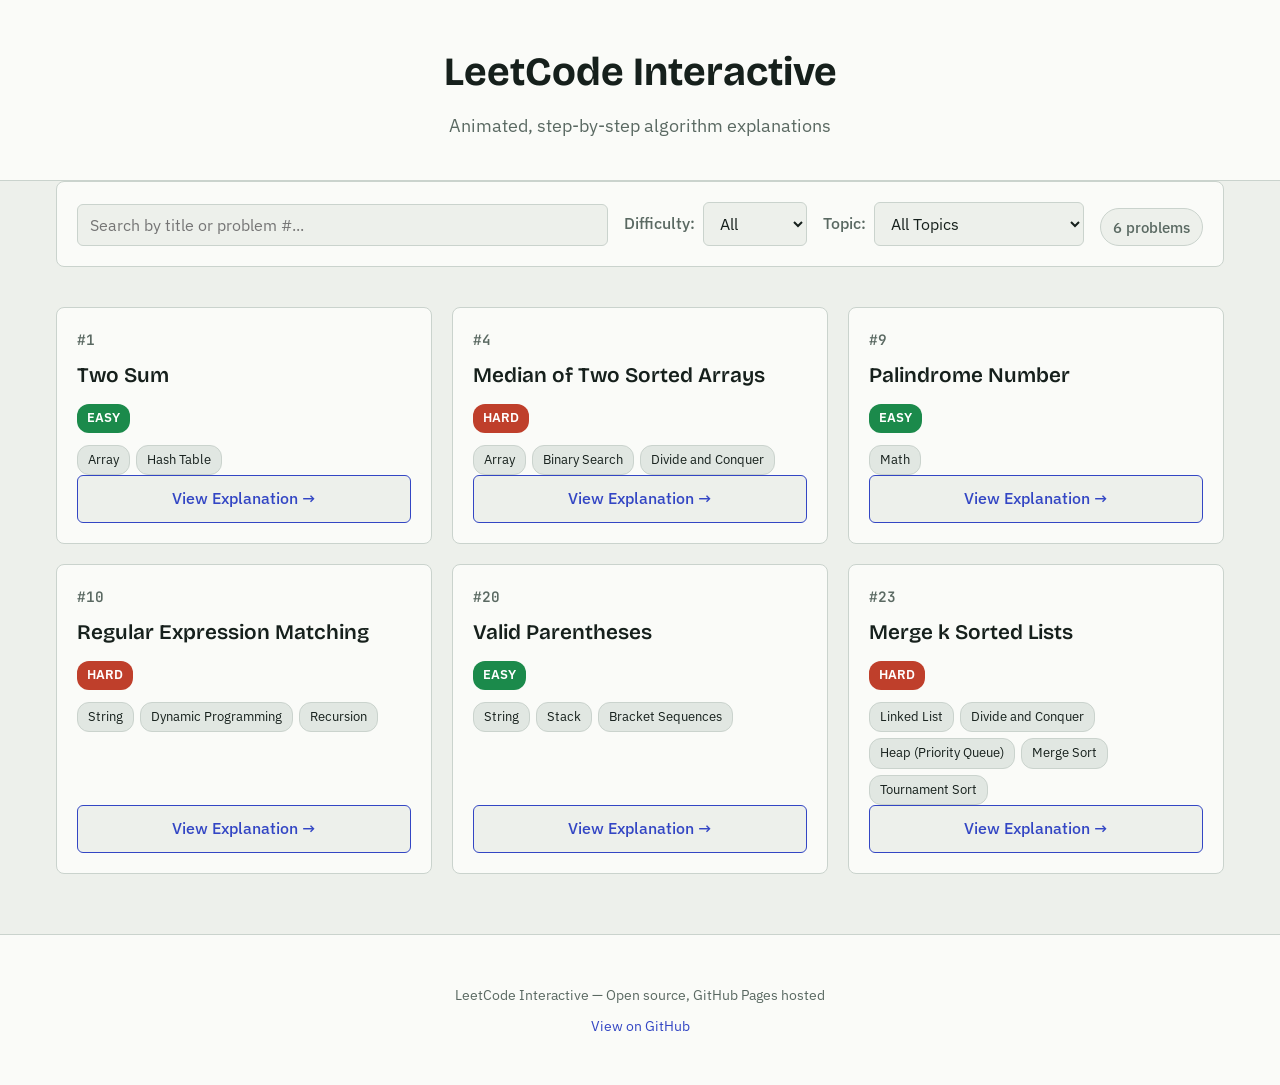
<file: index.html>
<!DOCTYPE html>
<html lang="en">
<head>
    <meta charset="UTF-8">
    <meta name="viewport" content="width=device-width, initial-scale=1.0">
    <title>LeetCode Interactive — Algorithm Visualizations</title>
    <link href="https://fonts.googleapis.com/css2?family=Bricolage+Grotesque:wght@400;600;700&family=IBM+Plex+Sans:wght@400;500;600&family=JetBrains+Mono:wght@400;600&display=swap" rel="stylesheet">
    <link rel="stylesheet" href="./styles.css">
</head>
<body>
    <header>
        <div class="container">
            <h1>LeetCode Interactive</h1>
            <p class="subtitle">Animated, step-by-step algorithm explanations</p>
        </div>
    </header>

    <main class="container">
        <section class="filters-section">
            <div class="search-group">
                <input
                    type="text"
                    id="search-input"
                    placeholder="Search by title or problem #..."
                    aria-label="Search problems"
                >
            </div>

            <div class="filter-group">
                <label for="difficulty-filter">Difficulty:</label>
                <select id="difficulty-filter" aria-label="Filter by difficulty">
                    <option value="">All</option>
                    <option value="Easy">Easy</option>
                    <option value="Medium">Medium</option>
                    <option value="Hard">Hard</option>
                </select>
            </div>

            <div class="filter-group">
                <label for="topic-filter">Topic:</label>
                <select id="topic-filter" aria-label="Filter by topic">
                    <option value="">All Topics</option>
                </select>
            </div>

            <div class="info-bar">
                <span id="problem-count" class="count-badge">0 problems</span>
            </div>
        </section>

        <section id="problem-grid" class="problem-grid">
            <!-- Populated by JavaScript -->
        </section>

        <section id="empty-state" class="empty-state" hidden>
            <p>No problems found.</p>
        </section>
    </main>

    <footer>
        <p>LeetCode Interactive — Open source, GitHub Pages hosted</p>
        <p><a href="https://github.com/karan-ksrk/leetcode-interactive" target="_blank">View on GitHub</a></p>
    </footer>

    <script src="./app.js"></script>
</body>
</html>
</file>
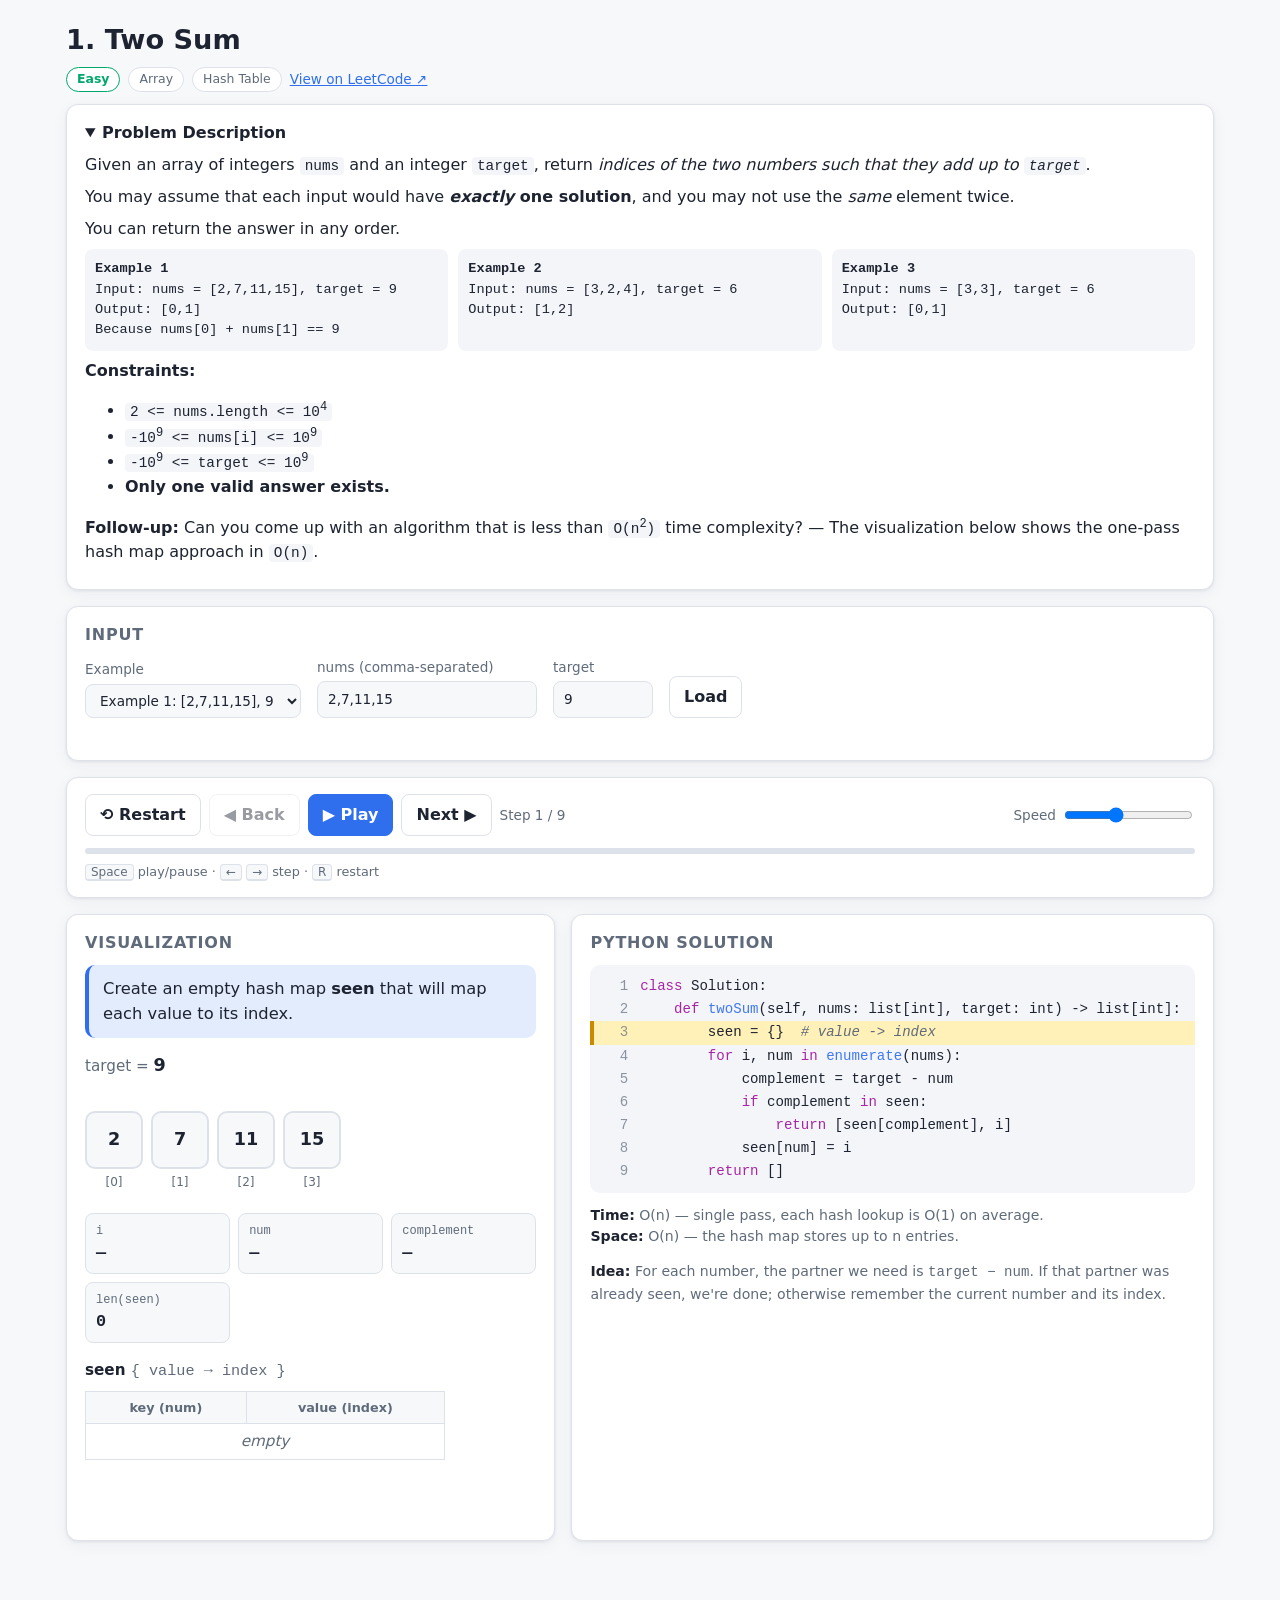
<file: problems/1-two-sum.html>
<!DOCTYPE html>
<html lang="en">
<head>
<meta charset="UTF-8">
<meta name="viewport" content="width=device-width, initial-scale=1">
<title>1. Two Sum — Interactive Visualization</title>
<style>
  :root {
    --bg: #f7f8fa;
    --panel: #ffffff;
    --text: #1d2330;
    --muted: #5f6b7a;
    --border: #dde2ea;
    --accent: #2f6fed;
    --accent-soft: #e3ecfd;
    --good: #1f9d55;
    --good-soft: #dcf5e6;
    --bad: #d64545;
    --bad-soft: #fbe3e3;
    --warn: #c98a00;
    --warn-soft: #fff4d6;
    --code-bg: #f3f5f9;
    --line-hl: #fff1b8;
    --shadow: 0 1px 3px rgba(20, 30, 50, .08), 0 4px 16px rgba(20, 30, 50, .05);
    --easy: #00a86b;
  }
  @media (prefers-color-scheme: dark) {
    :root {
      --bg: #11141a;
      --panel: #1a1f28;
      --text: #e6e9ef;
      --muted: #97a1b0;
      --border: #2c3442;
      --accent: #6c9cff;
      --accent-soft: #1f2d4a;
      --good: #4ccf85;
      --good-soft: #173826;
      --bad: #ff7676;
      --bad-soft: #3d1c1f;
      --warn: #f1c152;
      --warn-soft: #3a3016;
      --code-bg: #141820;
      --line-hl: #3b3517;
      --shadow: 0 1px 3px rgba(0, 0, 0, .4), 0 4px 16px rgba(0, 0, 0, .25);
      --easy: #3ddc97;
    }
  }
  * { box-sizing: border-box; }
  body {
    margin: 0;
    font-family: system-ui, -apple-system, "Segoe UI", Roboto, sans-serif;
    background: var(--bg);
    color: var(--text);
    line-height: 1.5;
  }
  .wrap { max-width: 1180px; margin: 0 auto; padding: 20px 16px 48px; }
  header h1 { margin: 0 0 6px; font-size: 1.7rem; }
  .meta { display: flex; flex-wrap: wrap; gap: 8px; align-items: center; margin-bottom: 12px; }
  .pill {
    font-size: .78rem; padding: 2px 10px; border-radius: 999px;
    border: 1px solid var(--border); color: var(--muted); background: var(--panel);
  }
  .pill.easy { color: var(--easy); border-color: var(--easy); font-weight: 600; }
  .meta a { color: var(--accent); font-size: .85rem; }
  .card {
    background: var(--panel); border: 1px solid var(--border); border-radius: 12px;
    box-shadow: var(--shadow); padding: 16px 18px; margin-bottom: 16px;
  }
  .card h2 { font-size: 1rem; margin: 0 0 10px; color: var(--muted); text-transform: uppercase; letter-spacing: .05em; }
  details summary { cursor: pointer; font-weight: 600; }
  .desc p { margin: 8px 0; }
  code, pre, .mono { font-family: ui-monospace, "SF Mono", Menlo, Consolas, monospace; }
  .desc code { background: var(--code-bg); padding: 1px 5px; border-radius: 4px; font-size: .9em; }
  .examples { display: grid; grid-template-columns: repeat(auto-fit, minmax(220px, 1fr)); gap: 10px; }
  .examples pre { margin: 0; background: var(--code-bg); padding: 10px; border-radius: 8px; font-size: .85rem; white-space: pre-wrap; }

  .setup { display: flex; flex-wrap: wrap; gap: 10px 16px; align-items: end; }
  .field { display: flex; flex-direction: column; gap: 4px; font-size: .85rem; color: var(--muted); }
  select, input[type=text], input[type=number] {
    font: inherit; color: var(--text); background: var(--bg);
    border: 1px solid var(--border); border-radius: 8px; padding: 7px 10px; min-width: 0;
  }
  input[type=text] { width: 220px; }
  input[type=number] { width: 100px; }
  .err { color: var(--bad); font-size: .85rem; min-height: 1.2em; width: 100%; }

  .controls { display: flex; flex-wrap: wrap; gap: 8px; align-items: center; }
  button {
    font: inherit; font-weight: 600; cursor: pointer;
    background: var(--panel); color: var(--text);
    border: 1px solid var(--border); border-radius: 8px; padding: 8px 14px;
    transition: background .15s, border-color .15s, transform .05s;
  }
  button:hover:not(:disabled) { border-color: var(--accent); }
  button:active:not(:disabled) { transform: translateY(1px); }
  button:disabled { opacity: .45; cursor: not-allowed; }
  button.primary { background: var(--accent); color: #fff; border-color: var(--accent); }
  :focus-visible { outline: 3px solid var(--accent); outline-offset: 2px; }
  .speed { display: flex; align-items: center; gap: 6px; font-size: .85rem; color: var(--muted); margin-left: auto; }
  .progress { flex-basis: 100%; height: 6px; background: var(--border); border-radius: 3px; overflow: hidden; margin-top: 4px; }
  .progress > div { height: 100%; background: var(--accent); width: 0; transition: width .25s; }
  .stepcount { font-size: .85rem; color: var(--muted); }
  .kbd-hint { font-size: .8rem; color: var(--muted); flex-basis: 100%; }
  kbd {
    font-family: inherit; font-size: .75rem; border: 1px solid var(--border);
    border-bottom-width: 2px; border-radius: 4px; padding: 0 5px; background: var(--bg);
  }

  .grid { display: grid; grid-template-columns: 1.25fr 1fr; gap: 16px; }
  @media (max-width: 860px) { .grid { grid-template-columns: 1fr; } }

  .narration {
    font-size: 1.02rem; padding: 12px 14px; border-radius: 10px;
    background: var(--accent-soft); border-left: 4px solid var(--accent); min-height: 3.2em;
  }
  .narration.success { background: var(--good-soft); border-left-color: var(--good); }

  .target-line { margin: 14px 0 6px; font-size: .95rem; color: var(--muted); }
  .target-line b { color: var(--text); font-size: 1.1rem; }
  .array { display: flex; flex-wrap: wrap; gap: 8px; padding: 26px 0 8px; }
  .cell { display: flex; flex-direction: column; align-items: center; position: relative; }
  .box {
    width: 58px; height: 58px; display: flex; align-items: center; justify-content: center;
    border: 2px solid var(--border); border-radius: 10px; background: var(--bg);
    font-weight: 700; font-size: 1.1rem; transition: all .3s ease;
  }
  .idx { font-size: .75rem; color: var(--muted); margin-top: 4px; }
  .cell.visited .box { opacity: .55; }
  .cell.current .box { border-color: var(--accent); background: var(--accent-soft); transform: translateY(-4px); opacity: 1; }
  .cell.inmap .box { opacity: 1; border-style: dashed; }
  .cell.match .box { border-color: var(--good); background: var(--good-soft); opacity: 1; transform: translateY(-4px); }
  .pointer {
    position: absolute; top: -24px; font-size: .78rem; font-weight: 700; color: var(--accent);
    opacity: 0; transition: opacity .2s;
  }
  .cell.current .pointer { opacity: 1; }

  .vars { display: grid; grid-template-columns: repeat(auto-fit, minmax(120px, 1fr)); gap: 8px; margin-top: 14px; }
  .var { background: var(--bg); border: 1px solid var(--border); border-radius: 8px; padding: 8px 10px; transition: border-color .3s, background .3s; }
  .var .k { font-size: .75rem; color: var(--muted); }
  .var .v { font-weight: 700; font-size: 1.05rem; }
  .var.changed { border-color: var(--warn); background: var(--warn-soft); }

  .map-wrap h3 { margin: 16px 0 8px; font-size: .95rem; }
  table.map { border-collapse: collapse; width: 100%; max-width: 360px; font-size: .95rem; }
  table.map th, table.map td { border: 1px solid var(--border); padding: 6px 10px; text-align: center; }
  table.map th { background: var(--bg); color: var(--muted); font-weight: 600; font-size: .8rem; }
  table.map tr { transition: background .3s; }
  table.map tr.new { background: var(--warn-soft); }
  table.map tr.hit { background: var(--good-soft); font-weight: 700; }
  table.map .empty { color: var(--muted); font-style: italic; }
  .lookup { margin-top: 8px; font-size: .9rem; min-height: 1.5em; }
  .lookup .miss { color: var(--bad); font-weight: 600; }
  .lookup .hitt { color: var(--good); font-weight: 600; }

  pre.code {
    margin: 0; background: var(--code-bg); border-radius: 10px; padding: 10px 0;
    font-size: .88rem; overflow-x: auto; counter-reset: ln;
  }
  .ln { display: block; padding: 1px 14px 1px 0; white-space: pre; border-left: 4px solid transparent; transition: background .2s; }
  .ln::before {
    counter-increment: ln; content: counter(ln); display: inline-block; width: 2.4em;
    text-align: right; margin-right: 12px; color: var(--muted); opacity: .7;
  }
  .ln.active { background: var(--line-hl); border-left-color: var(--warn); }
  .kw { color: #a626a4; } .fn { color: #4078f2; } .cm { color: var(--muted); font-style: italic; }
  @media (prefers-color-scheme: dark) { .kw { color: #c792ea; } .fn { color: #82aaff; } }
  .complexity { margin-top: 12px; font-size: .88rem; color: var(--muted); }
  .complexity b { color: var(--text); }
  .result-banner { margin-top: 12px; font-weight: 700; color: var(--good); min-height: 1.4em; }

  .sr-only { position: absolute; width: 1px; height: 1px; overflow: hidden; clip: rect(0 0 0 0); white-space: nowrap; }
  @media (prefers-reduced-motion: reduce) {
    *, *::before, *::after { transition: none !important; animation: none !important; }
  }
</style>
</head>
<body>
<div class="wrap">
  <header>
    <h1>1. Two Sum</h1>
    <div class="meta">
      <span class="pill easy">Easy</span>
      <span class="pill">Array</span>
      <span class="pill">Hash Table</span>
      <a href="https://leetcode.com/problems/two-sum/" target="_blank" rel="noopener">View on LeetCode ↗</a>
    </div>
  </header>

  <section class="card desc" aria-labelledby="desc-h">
    <details open>
      <summary id="desc-h">Problem Description</summary>
      <p>Given an array of integers <code>nums</code> and an integer <code>target</code>, return <em>indices of the two numbers such that they add up to <code>target</code></em>.</p>
      <p>You may assume that each input would have <strong><em>exactly</em> one solution</strong>, and you may not use the <em>same</em> element twice.</p>
      <p>You can return the answer in any order.</p>
      <div class="examples">
        <pre><strong>Example 1</strong>
Input: nums = [2,7,11,15], target = 9
Output: [0,1]
Because nums[0] + nums[1] == 9</pre>
        <pre><strong>Example 2</strong>
Input: nums = [3,2,4], target = 6
Output: [1,2]</pre>
        <pre><strong>Example 3</strong>
Input: nums = [3,3], target = 6
Output: [0,1]</pre>
      </div>
      <p><strong>Constraints:</strong></p>
      <ul>
        <li><code>2 &lt;= nums.length &lt;= 10<sup>4</sup></code></li>
        <li><code>-10<sup>9</sup> &lt;= nums[i] &lt;= 10<sup>9</sup></code></li>
        <li><code>-10<sup>9</sup> &lt;= target &lt;= 10<sup>9</sup></code></li>
        <li><strong>Only one valid answer exists.</strong></li>
      </ul>
      <p><strong>Follow-up:</strong> Can you come up with an algorithm that is less than <code>O(n<sup>2</sup>)</code> time complexity? — The visualization below shows the one-pass hash map approach in <code>O(n)</code>.</p>
    </details>
  </section>

  <section class="card" aria-label="Input setup">
    <h2>Input</h2>
    <div class="setup">
      <label class="field">Example
        <select id="exampleSel">
          <option value="0">Example 1: [2,7,11,15], 9</option>
          <option value="1">Example 2: [3,2,4], 6</option>
          <option value="2">Example 3: [3,3], 6</option>
          <option value="custom">Custom…</option>
        </select>
      </label>
      <label class="field">nums (comma-separated)
        <input type="text" id="numsIn" value="2,7,11,15" inputmode="text" autocomplete="off">
      </label>
      <label class="field">target
        <input type="number" id="targetIn" value="9">
      </label>
      <button id="loadBtn" type="button">Load</button>
      <div class="err" id="err" role="alert"></div>
    </div>
  </section>

  <section class="card" aria-label="Playback controls">
    <div class="controls">
      <button id="restartBtn" type="button" aria-label="Restart (R)">⟲ Restart</button>
      <button id="backBtn" type="button" aria-label="Previous step (Left arrow)">◀ Back</button>
      <button id="playBtn" type="button" class="primary" aria-label="Play (Space)">▶ Play</button>
      <button id="nextBtn" type="button" aria-label="Next step (Right arrow)">Next ▶</button>
      <span class="stepcount" id="stepCount">Step 0 / 0</span>
      <label class="speed">Speed
        <input type="range" id="speed" min="200" max="2000" step="100" value="900" aria-label="Playback delay in milliseconds">
      </label>
      <div class="progress" aria-hidden="true"><div id="progressBar"></div></div>
      <div class="kbd-hint"><kbd>Space</kbd> play/pause · <kbd>←</kbd> <kbd>→</kbd> step · <kbd>R</kbd> restart</div>
    </div>
  </section>

  <div class="grid">
    <section class="card" aria-label="Visualization">
      <h2>Visualization</h2>
      <div class="narration" id="narration" aria-live="polite" aria-atomic="true"></div>
      <div class="target-line">target = <b id="targetShow"></b></div>
      <div class="array" id="array" role="list" aria-label="nums array"></div>
      <div class="vars" id="vars"></div>
      <div class="map-wrap">
        <h3>seen <span class="mono" style="color:var(--muted);font-weight:400">{ value → index }</span></h3>
        <table class="map" aria-label="Hash map seen">
          <thead><tr><th scope="col">key (num)</th><th scope="col">value (index)</th></tr></thead>
          <tbody id="mapBody"></tbody>
        </table>
        <div class="lookup" id="lookup"></div>
      </div>
      <div class="result-banner" id="result"></div>
    </section>

    <section class="card" aria-label="Python solution">
      <h2>Python Solution</h2>
      <pre class="code" id="code" aria-label="Python source code"></pre>
      <div class="complexity">
        <div><b>Time:</b> O(n) — single pass, each hash lookup is O(1) on average.</div>
        <div><b>Space:</b> O(n) — the hash map stores up to n entries.</div>
        <p><b>Idea:</b> For each number, the partner we need is <span class="mono">target − num</span>. If that partner was already seen, we're done; otherwise remember the current number and its index.</p>
      </div>
    </section>
  </div>
</div>

<script>
(function () {
  "use strict";

  const EXAMPLES = [
    { nums: [2, 7, 11, 15], target: 9 },
    { nums: [3, 2, 4], target: 6 },
    { nums: [3, 3], target: 6 }
  ];

  const CODE = [
    '<span class="kw">class</span> Solution:',
    '    <span class="kw">def</span> <span class="fn">twoSum</span>(self, nums: list[int], target: int) -&gt; list[int]:',
    '        seen = {}  <span class="cm"># value -&gt; index</span>',
    '        <span class="kw">for</span> i, num <span class="kw">in</span> <span class="fn">enumerate</span>(nums):',
    '            complement = target - num',
    '            <span class="kw">if</span> complement <span class="kw">in</span> seen:',
    '                <span class="kw">return</span> [seen[complement], i]',
    '            seen[num] = i',
    '        <span class="kw">return</span> []'
  ];

  const $ = (id) => document.getElementById(id);
  const els = {
    sel: $("exampleSel"), numsIn: $("numsIn"), targetIn: $("targetIn"), load: $("loadBtn"), err: $("err"),
    restart: $("restartBtn"), back: $("backBtn"), play: $("playBtn"), next: $("nextBtn"),
    stepCount: $("stepCount"), speed: $("speed"), progress: $("progressBar"),
    narration: $("narration"), targetShow: $("targetShow"), array: $("array"), vars: $("vars"),
    mapBody: $("mapBody"), lookup: $("lookup"), result: $("result"), code: $("code")
  };

  let nums = [], target = 0, steps = [], cur = 0, timer = null;

  // Render code
  els.code.innerHTML = CODE.map((l, i) => '<span class="ln" data-line="' + (i + 1) + '">' + l + '</span>').join("");
  const codeLines = Array.from(els.code.querySelectorAll(".ln"));

  function buildSteps(nums, target) {
    const s = [];
    const seen = new Map();
    const snap = () => Array.from(seen.entries());
    const base = { i: null, num: null, comp: null, seen: [], lookup: null, newKey: null, match: null, result: null };

    s.push(Object.assign({}, base, {
      line: 3, seen: snap(),
      msg: "Create an empty hash map <b>seen</b> that will map each value to its index."
    }));

    for (let i = 0; i < nums.length; i++) {
      const num = nums[i];
      s.push(Object.assign({}, base, {
        line: 4, i, num, seen: snap(),
        msg: "Loop: <b>i = " + i + "</b>, <b>num = " + num + "</b>."
      }));
      const comp = target - num;
      s.push(Object.assign({}, base, {
        line: 5, i, num, comp, seen: snap(),
        msg: "complement = target − num = " + target + " − " + fmt(num) + " = <b>" + comp + "</b>. That's the partner we need."
      }));
      if (seen.has(comp)) {
        const j = seen.get(comp);
        s.push(Object.assign({}, base, {
          line: 6, i, num, comp, seen: snap(), lookup: { key: comp, hit: true },
          msg: "Is " + comp + " in seen? <b>Yes!</b> It was stored at index " + j + "."
        }));
        s.push(Object.assign({}, base, {
          line: 7, i, num, comp, seen: snap(), lookup: { key: comp, hit: true }, match: [j, i], result: [j, i],
          msg: "Return <b>[" + j + ", " + i + "]</b> because nums[" + j + "] + nums[" + i + "] = " + nums[j] + " + " + fmt(num) + " = " + target + ". ✅"
        }));
        return s;
      }
      s.push(Object.assign({}, base, {
        line: 6, i, num, comp, seen: snap(), lookup: { key: comp, hit: false },
        msg: "Is " + comp + " in seen? <b>No.</b> Its partner hasn't appeared yet."
      }));
      const overwrite = seen.has(num);
      seen.set(num, i);
      s.push(Object.assign({}, base, {
        line: 8, i, num, comp, seen: snap(), newKey: num,
        msg: (overwrite ? "Update" : "Store") + " <b>seen[" + num + "] = " + i + "</b> so a later number can find it."
      }));
    }
    s.push(Object.assign({}, base, {
      line: 9, seen: snap(), result: [],
      msg: "No pair found — return <b>[]</b>. (LeetCode guarantees this never happens.)"
    }));
    return s;
  }

  function fmt(n) { return n < 0 ? "(" + n + ")" : String(n); }

  function renderArray() {
    els.array.innerHTML = nums.map((n, i) =>
      '<div class="cell" role="listitem" data-i="' + i + '" aria-label="index ' + i + ', value ' + n + '">' +
      '<span class="pointer" aria-hidden="true">i ↓</span>' +
      '<div class="box">' + n + '</div><div class="idx">[' + i + ']</div></div>'
    ).join("");
  }

  let prevVars = {};
  function render() {
    const st = steps[cur];
    if (!st) return;

    // code highlight
    codeLines.forEach((el, k) => el.classList.toggle("active", k + 1 === st.line));

    // array
    const inMapIdx = new Set(st.seen.map(([, v]) => v));
    els.array.querySelectorAll(".cell").forEach((c) => {
      const i = +c.dataset.i;
      c.classList.toggle("current", st.i === i && !st.match);
      c.classList.toggle("visited", st.i !== null && i < st.i);
      c.classList.toggle("inmap", inMapIdx.has(i));
      c.classList.toggle("match", !!st.match && st.match.includes(i));
    });

    // variables
    const vars = {
      i: st.i === null ? "—" : st.i,
      num: st.num === null ? "—" : st.num,
      complement: st.comp === null ? "—" : st.comp,
      "len(seen)": st.seen.length
    };
    els.vars.innerHTML = Object.keys(vars).map((k) => {
      const changed = cur > 0 && prevVars[k] !== undefined && prevVars[k] !== vars[k] && vars[k] !== "—";
      return '<div class="var' + (changed ? " changed" : "") + '"><div class="k mono">' + k + '</div><div class="v mono">' + vars[k] + '</div></div>';
    }).join("");
    prevVars = vars;

    // map
    if (st.seen.length === 0) {
      els.mapBody.innerHTML = '<tr><td colspan="2" class="empty">empty</td></tr>';
    } else {
      els.mapBody.innerHTML = st.seen.map(([k, v]) => {
        let cls = "";
        if (st.newKey === k) cls = "new";
        if (st.lookup && st.lookup.hit && st.lookup.key === k) cls = "hit";
        return '<tr class="' + cls + '"><td class="mono">' + k + '</td><td class="mono">' + v + '</td></tr>';
      }).join("");
    }

    // lookup text
    if (st.lookup) {
      els.lookup.innerHTML = 'Lookup <span class="mono">' + st.lookup.key + ' in seen</span> → ' +
        (st.lookup.hit ? '<span class="hitt">found ✓</span>' : '<span class="miss">not found ✗</span>');
    } else {
      els.lookup.innerHTML = "";
    }

    // narration + result
    els.narration.innerHTML = st.msg;
    els.narration.classList.toggle("success", !!(st.result && st.result.length));
    els.result.textContent = st.result ? "Output: [" + st.result.join(", ") + "]" : "";

    // controls
    els.stepCount.textContent = "Step " + (cur + 1) + " / " + steps.length;
    els.progress.style.width = (steps.length > 1 ? (cur / (steps.length - 1)) * 100 : 100) + "%";
    els.back.disabled = cur === 0;
    els.next.disabled = cur >= steps.length - 1;
    els.targetShow.textContent = target;
  }

  function setPlaying(on) {
    if (on) {
      if (cur >= steps.length - 1) { cur = 0; render(); }
      els.play.textContent = "⏸ Pause";
      els.play.setAttribute("aria-label", "Pause (Space)");
      tick();
    } else {
      clearTimeout(timer);
      timer = null;
      els.play.textContent = "▶ Play";
      els.play.setAttribute("aria-label", "Play (Space)");
    }
  }
  function isPlaying() { return timer !== null; }
  function tick() {
    timer = setTimeout(() => {
      if (cur < steps.length - 1) {
        cur++; render();
        if (cur < steps.length - 1) tick(); else setPlaying(false);
      } else setPlaying(false);
    }, +els.speed.value);
  }

  function next() { setPlaying(false); if (cur < steps.length - 1) { cur++; render(); } }
  function back() { setPlaying(false); if (cur > 0) { cur--; render(); } }
  function restart() { setPlaying(false); cur = 0; prevVars = {}; render(); }

  function load(n, t) {
    setPlaying(false);
    nums = n; target = t;
    steps = buildSteps(nums, target);
    cur = 0; prevVars = {};
    renderArray();
    render();
  }

  function parseInput() {
    const raw = els.numsIn.value.trim();
    const parts = raw.split(/[\s,]+/).filter(Boolean);
    const n = parts.map(Number);
    const t = Number(els.targetIn.value);
    if (parts.length < 2) return "nums needs at least 2 integers.";
    if (parts.length > 20) return "Please use at most 20 numbers for the visualization.";
    if (n.some((x) => !Number.isInteger(x))) return "nums must contain only integers.";
    if (n.some((x) => Math.abs(x) > 1e9)) return "Each value must be between -10^9 and 10^9.";
    if (els.targetIn.value.trim() === "" || !Number.isInteger(t)) return "target must be an integer.";
    if (Math.abs(t) > 1e9) return "target must be between -10^9 and 10^9.";
    return { n, t };
  }

  function onLoad() {
    const r = parseInput();
    if (typeof r === "string") { els.err.textContent = r; return; }
    els.err.textContent = "";
    load(r.n, r.t);
  }

  els.sel.addEventListener("change", () => {
    const v = els.sel.value;
    if (v === "custom") { els.numsIn.focus(); return; }
    const ex = EXAMPLES[+v];
    els.numsIn.value = ex.nums.join(",");
    els.targetIn.value = ex.target;
    els.err.textContent = "";
    load(ex.nums.slice(), ex.target);
  });
  els.load.addEventListener("click", () => { els.sel.value = "custom"; onLoad(); });
  [els.numsIn, els.targetIn].forEach((el) => el.addEventListener("keydown", (e) => {
    if (e.key === "Enter") { e.preventDefault(); els.sel.value = "custom"; onLoad(); }
  }));

  els.play.addEventListener("click", () => setPlaying(!isPlaying()));
  els.next.addEventListener("click", next);
  els.back.addEventListener("click", back);
  els.restart.addEventListener("click", restart);

  document.addEventListener("keydown", (e) => {
    const tag = (e.target.tagName || "").toLowerCase();
    if (tag === "input" || tag === "select" || tag === "textarea") return;
    if (e.ctrlKey || e.metaKey || e.altKey) return;
    if (e.key === " " || e.code === "Space") {
      e.preventDefault(); setPlaying(!isPlaying());
    } else if (e.key === "ArrowRight") {
      e.preventDefault(); next();
    } else if (e.key === "ArrowLeft") {
      e.preventDefault(); back();
    } else if (e.key === "r" || e.key === "R") {
      e.preventDefault(); restart();
    }
  });

  load(EXAMPLES[0].nums.slice(), EXAMPLES[0].target);
})();
</script>
</body>
</html>
</file>
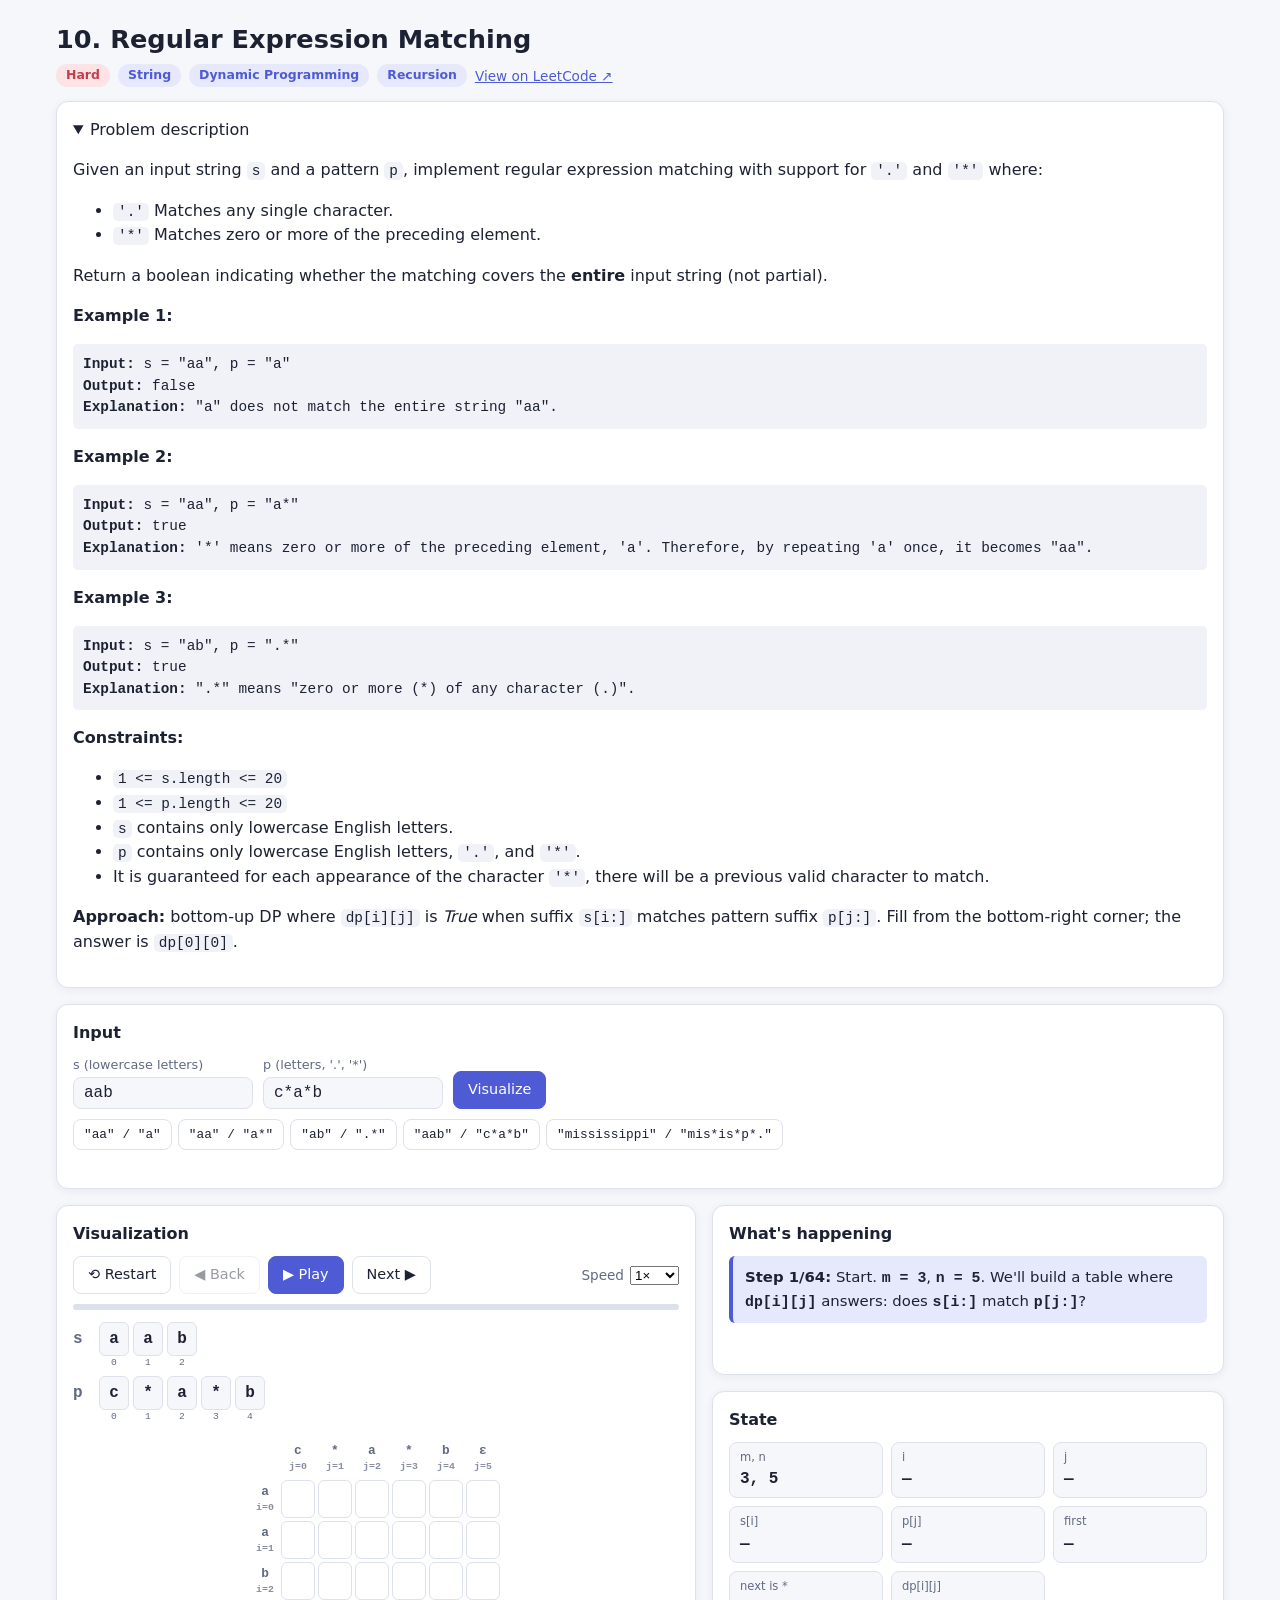
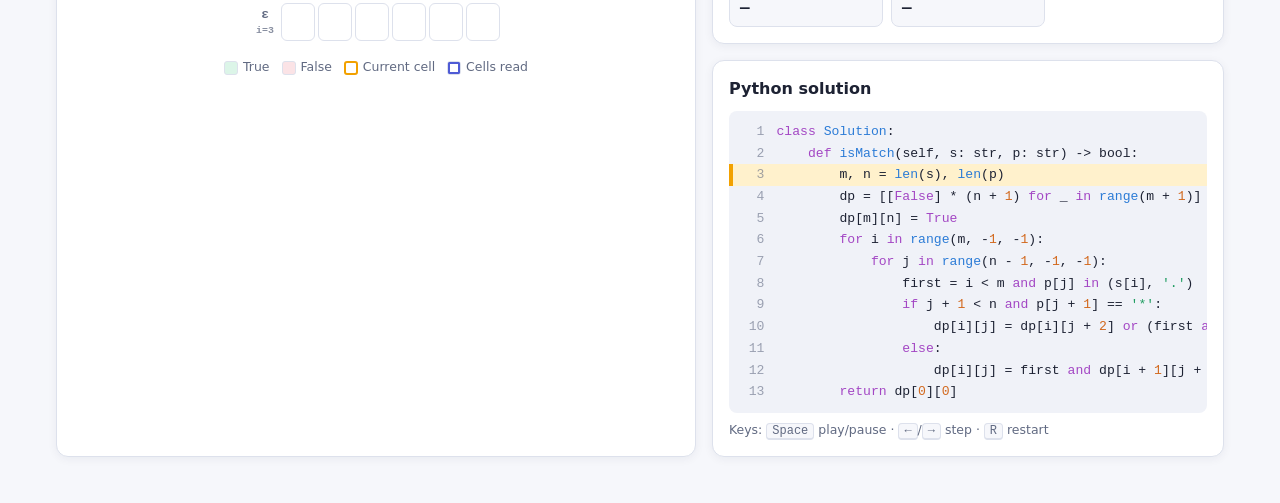
<file: problems/10-regular-expression-matching.html>
<!DOCTYPE html>
<html lang="en">
<head>
<meta charset="UTF-8">
<meta name="viewport" content="width=device-width, initial-scale=1">
<title>10. Regular Expression Matching — Interactive Visualization</title>
<style>
  :root {
    --bg: #f6f7fb;
    --panel: #ffffff;
    --text: #1d2233;
    --muted: #616a82;
    --border: #dde1ec;
    --accent: #4f5bd5;
    --accent-soft: #e6e8fb;
    --true: #1f9d61;
    --true-bg: #dcf5e8;
    --false: #c43d4b;
    --false-bg: #fbe3e6;
    --cur: #f2a100;
    --cur-bg: #fff1cc;
    --dep: #4f5bd5;
    --code-bg: #f0f2f8;
    --code-hl: #fff1cc;
    --hard: #c43d4b;
    --shadow: 0 2px 10px rgba(20, 30, 60, 0.06);
  }
  @media (prefers-color-scheme: dark) {
    :root {
      --bg: #11131a;
      --panel: #1a1d27;
      --text: #e5e8f2;
      --muted: #9aa1b8;
      --border: #2d3244;
      --accent: #8b95ff;
      --accent-soft: #262b48;
      --true: #4fd694;
      --true-bg: #173427;
      --false: #ff7b88;
      --false-bg: #3a1c22;
      --cur: #ffc044;
      --cur-bg: #3d3115;
      --dep: #8b95ff;
      --code-bg: #141720;
      --code-hl: #3d3115;
      --hard: #ff7b88;
      --shadow: 0 2px 10px rgba(0, 0, 0, 0.35);
    }
  }
  * { box-sizing: border-box; }
  body {
    margin: 0;
    font-family: system-ui, -apple-system, "Segoe UI", Roboto, sans-serif;
    background: var(--bg);
    color: var(--text);
    line-height: 1.5;
  }
  .wrap { max-width: 1200px; margin: 0 auto; padding: 20px 16px 40px; }
  header h1 { margin: 0 0 6px; font-size: 1.6rem; }
  .meta { display: flex; flex-wrap: wrap; gap: 8px; align-items: center; margin-bottom: 14px; }
  .badge {
    font-size: 0.78rem; padding: 2px 10px; border-radius: 999px;
    background: var(--accent-soft); color: var(--accent); font-weight: 600;
  }
  .badge.hard { background: var(--false-bg); color: var(--hard); }
  .meta a { color: var(--accent); font-size: 0.85rem; }
  .panel {
    background: var(--panel); border: 1px solid var(--border);
    border-radius: 12px; padding: 16px; box-shadow: var(--shadow);
    margin-bottom: 16px;
  }
  .panel h2 { font-size: 1rem; margin: 0 0 10px; }
  details.desc summary { cursor: pointer; font-weight: 600; }
  .desc code, .desc pre {
    background: var(--code-bg); border-radius: 5px; padding: 1px 5px;
    font-family: ui-monospace, "Cascadia Code", Consolas, monospace; font-size: 0.9em;
  }
  .desc pre { padding: 10px; overflow-x: auto; }
  .inputs { display: flex; flex-wrap: wrap; gap: 10px; align-items: flex-end; }
  .inputs label { display: flex; flex-direction: column; font-size: 0.8rem; color: var(--muted); gap: 3px; }
  .inputs input {
    font-family: ui-monospace, Consolas, monospace; font-size: 1rem;
    padding: 6px 10px; border-radius: 8px; border: 1px solid var(--border);
    background: var(--bg); color: var(--text); width: 180px;
  }
  button {
    font: inherit; font-size: 0.9rem; cursor: pointer;
    padding: 7px 14px; border-radius: 8px; border: 1px solid var(--border);
    background: var(--panel); color: var(--text);
  }
  button:hover { border-color: var(--accent); }
  button.primary { background: var(--accent); color: #fff; border-color: var(--accent); }
  button:focus-visible, input:focus-visible, summary:focus-visible, select:focus-visible {
    outline: 3px solid var(--cur); outline-offset: 2px;
  }
  button:disabled { opacity: 0.45; cursor: not-allowed; }
  .presets { display: flex; gap: 6px; flex-wrap: wrap; }
  .presets button { font-size: 0.8rem; padding: 5px 10px; font-family: ui-monospace, Consolas, monospace; }
  .err { color: var(--false); font-size: 0.85rem; min-height: 1.2em; margin-top: 6px; }
  .grid-main { display: grid; grid-template-columns: minmax(0, 1.25fr) minmax(0, 1fr); gap: 16px; }
  @media (max-width: 880px) { .grid-main { grid-template-columns: 1fr; } }
  .controls { display: flex; flex-wrap: wrap; gap: 8px; align-items: center; margin-bottom: 10px; }
  .controls .speed { display: flex; align-items: center; gap: 6px; font-size: 0.85rem; color: var(--muted); margin-left: auto; }
  .progress { height: 6px; background: var(--border); border-radius: 3px; overflow: hidden; margin-bottom: 12px; }
  .progress > div { height: 100%; background: var(--accent); width: 0; transition: width 0.2s; }
  .strings { display: flex; flex-direction: column; gap: 8px; margin-bottom: 12px; }
  .strrow { display: flex; align-items: center; gap: 4px; flex-wrap: wrap; }
  .strrow .lbl { width: 22px; font-weight: 700; color: var(--muted); font-family: ui-monospace, Consolas, monospace; }
  .ch {
    width: 30px; height: 34px; display: flex; flex-direction: column; align-items: center; justify-content: center;
    border: 1px solid var(--border); border-radius: 6px; font-family: ui-monospace, Consolas, monospace;
    font-weight: 700; position: relative; transition: all 0.2s; background: var(--bg);
  }
  .ch small { font-size: 0.6rem; color: var(--muted); font-weight: 400; position: absolute; bottom: -15px; }
  .ch.on { border-color: var(--cur); background: var(--cur-bg); transform: translateY(-3px); }
  .ch.star { border-color: var(--accent); background: var(--accent-soft); }
  .ch.done { opacity: 0.4; }
  .tablewrap { overflow-x: auto; padding-bottom: 4px; }
  table.dp { border-collapse: separate; border-spacing: 3px; margin: 8px auto 0; font-family: ui-monospace, Consolas, monospace; }
  table.dp th { font-size: 0.8rem; color: var(--muted); padding: 2px 4px; font-weight: 600; }
  table.dp th .idx { display: block; font-size: 0.62rem; opacity: 0.75; }
  table.dp td {
    width: 34px; height: 34px; text-align: center; border-radius: 6px;
    border: 1px solid var(--border); font-weight: 700; font-size: 0.8rem;
    transition: background 0.2s, border-color 0.2s, transform 0.2s;
  }
  table.dp td.T { background: var(--true-bg); color: var(--true); }
  table.dp td.F { background: var(--false-bg); color: var(--false); }
  table.dp td.dep { outline: 2px dashed var(--dep); outline-offset: -3px; }
  table.dp td.cur { border: 2px solid var(--cur); transform: scale(1.12); box-shadow: 0 0 0 3px var(--cur-bg); }
  table.dp td.ans { box-shadow: 0 0 0 3px var(--accent); }
  .legend { display: flex; flex-wrap: wrap; gap: 12px; font-size: 0.78rem; color: var(--muted); margin-top: 10px; justify-content: center; }
  .legend span { display: inline-flex; align-items: center; gap: 5px; }
  .sw { width: 14px; height: 14px; border-radius: 3px; display: inline-block; border: 1px solid var(--border); }
  .narr {
    background: var(--accent-soft); border-left: 4px solid var(--accent); padding: 10px 12px;
    border-radius: 6px; min-height: 3.2em; font-size: 0.93rem;
  }
  .narr code { font-family: ui-monospace, Consolas, monospace; font-weight: 700; }
  pre.code {
    margin: 0; background: var(--code-bg); border-radius: 8px; padding: 10px 0;
    font-family: ui-monospace, "Cascadia Code", Consolas, monospace; font-size: 0.82rem;
    overflow-x: auto; counter-reset: ln;
  }
  pre.code .ln { display: block; padding: 1px 12px 1px 0; white-space: pre; border-left: 4px solid transparent; transition: background 0.15s; }
  pre.code .ln::before {
    counter-increment: ln; content: counter(ln); display: inline-block; width: 2.4em;
    text-align: right; margin-right: 12px; color: var(--muted); opacity: 0.6;
  }
  pre.code .ln.hl { background: var(--code-hl); border-left-color: var(--cur); }
  .kw { color: #a347c4; } .fn { color: #2b7bd6; } .st { color: #1f9d61; } .nm { color: #d2691e; }
  @media (prefers-color-scheme: dark) {
    .kw { color: #d59bff; } .fn { color: #7fb8ff; } .st { color: #7fe0a8; } .nm { color: #ffb070; }
  }
  .vars { display: grid; grid-template-columns: repeat(auto-fill, minmax(120px, 1fr)); gap: 8px; }
  .var { border: 1px solid var(--border); border-radius: 8px; padding: 6px 10px; background: var(--bg); }
  .var .k { font-size: 0.72rem; color: var(--muted); }
  .var .v { font-family: ui-monospace, Consolas, monospace; font-weight: 700; font-size: 1rem; }
  .v.t { color: var(--true); } .v.f { color: var(--false); }
  .result { margin-top: 10px; font-weight: 700; font-size: 1.05rem; min-height: 1.5em; }
  .kbd { font-size: 0.78rem; color: var(--muted); margin-top: 8px; }
  kbd { border: 1px solid var(--border); border-bottom-width: 2px; border-radius: 4px; padding: 0 5px; font-size: 0.75rem; background: var(--bg); }
  .sr-only { position: absolute; width: 1px; height: 1px; overflow: hidden; clip: rect(0 0 0 0); white-space: nowrap; }
  @media (prefers-reduced-motion: reduce) { * { transition: none !important; } }
</style>
</head>
<body>
<div class="wrap">
  <header>
    <h1>10. Regular Expression Matching</h1>
    <div class="meta">
      <span class="badge hard">Hard</span>
      <span class="badge">String</span>
      <span class="badge">Dynamic Programming</span>
      <span class="badge">Recursion</span>
      <a href="https://leetcode.com/problems/regular-expression-matching/" target="_blank" rel="noopener">View on LeetCode ↗</a>
    </div>
  </header>

  <section class="panel desc" aria-labelledby="desc-h">
    <details open>
      <summary id="desc-h">Problem description</summary>
      <p>Given an input string <code>s</code> and a pattern <code>p</code>, implement regular expression matching with support for <code>'.'</code> and <code>'*'</code> where:</p>
      <ul>
        <li><code>'.'</code> Matches any single character.</li>
        <li><code>'*'</code> Matches zero or more of the preceding element.</li>
      </ul>
      <p>Return a boolean indicating whether the matching covers the <strong>entire</strong> input string (not partial).</p>
      <p><strong>Example 1:</strong></p>
      <pre><strong>Input:</strong> s = "aa", p = "a"
<strong>Output:</strong> false
<strong>Explanation:</strong> "a" does not match the entire string "aa".</pre>
      <p><strong>Example 2:</strong></p>
      <pre><strong>Input:</strong> s = "aa", p = "a*"
<strong>Output:</strong> true
<strong>Explanation:</strong> '*' means zero or more of the preceding element, 'a'. Therefore, by repeating 'a' once, it becomes "aa".</pre>
      <p><strong>Example 3:</strong></p>
      <pre><strong>Input:</strong> s = "ab", p = ".*"
<strong>Output:</strong> true
<strong>Explanation:</strong> ".*" means "zero or more (*) of any character (.)".</pre>
      <p><strong>Constraints:</strong></p>
      <ul>
        <li><code>1 &lt;= s.length &lt;= 20</code></li>
        <li><code>1 &lt;= p.length &lt;= 20</code></li>
        <li><code>s</code> contains only lowercase English letters.</li>
        <li><code>p</code> contains only lowercase English letters, <code>'.'</code>, and <code>'*'</code>.</li>
        <li>It is guaranteed for each appearance of the character <code>'*'</code>, there will be a previous valid character to match.</li>
      </ul>
      <p><strong>Approach:</strong> bottom-up DP where <code>dp[i][j]</code> is <em>True</em> when suffix <code>s[i:]</code> matches pattern suffix <code>p[j:]</code>. Fill from the bottom-right corner; the answer is <code>dp[0][0]</code>.</p>
    </details>
  </section>

  <section class="panel" aria-labelledby="in-h">
    <h2 id="in-h">Input</h2>
    <form class="inputs" id="form">
      <label for="sIn">s (lowercase letters)
        <input id="sIn" value="aab" maxlength="20" autocomplete="off" spellcheck="false">
      </label>
      <label for="pIn">p (letters, '.', '*')
        <input id="pIn" value="c*a*b" maxlength="20" autocomplete="off" spellcheck="false">
      </label>
      <button type="submit" class="primary">Visualize</button>
      <div class="presets" role="group" aria-label="Preset examples">
        <button type="button" data-s="aa" data-p="a">"aa" / "a"</button>
        <button type="button" data-s="aa" data-p="a*">"aa" / "a*"</button>
        <button type="button" data-s="ab" data-p=".*">"ab" / ".*"</button>
        <button type="button" data-s="aab" data-p="c*a*b">"aab" / "c*a*b"</button>
        <button type="button" data-s="mississippi" data-p="mis*is*p*.">"mississippi" / "mis*is*p*."</button>
      </div>
    </form>
    <div class="err" id="err" role="alert"></div>
  </section>

  <div class="grid-main">
    <section class="panel" aria-labelledby="viz-h">
      <h2 id="viz-h">Visualization</h2>
      <div class="controls" role="toolbar" aria-label="Playback controls">
        <button id="bRestart" aria-label="Restart (R)">⟲ Restart</button>
        <button id="bBack" aria-label="Previous step (Left arrow)">◀ Back</button>
        <button id="bPlay" class="primary" aria-label="Play (Space)">▶ Play</button>
        <button id="bNext" aria-label="Next step (Right arrow)">Next ▶</button>
        <label class="speed" for="speed">Speed
          <select id="speed">
            <option value="1200">0.5×</option>
            <option value="700" selected>1×</option>
            <option value="350">2×</option>
            <option value="120">5×</option>
          </select>
        </label>
      </div>
      <div class="progress" aria-hidden="true"><div id="prog"></div></div>
      <div class="sr-only" id="stepCount" aria-live="off"></div>
      <div class="strings">
        <div class="strrow" id="sRow" aria-label="String s"></div>
        <div class="strrow" id="pRow" aria-label="Pattern p" style="margin-top:12px"></div>
      </div>
      <div class="tablewrap" style="margin-top:18px">
        <table class="dp" id="dpTable" aria-label="DP table: dp[i][j] means s[i:] matches p[j:]"></table>
      </div>
      <div class="legend">
        <span><i class="sw" style="background:var(--true-bg)"></i>True</span>
        <span><i class="sw" style="background:var(--false-bg)"></i>False</span>
        <span><i class="sw" style="border:2px solid var(--cur)"></i>Current cell</span>
        <span><i class="sw" style="outline:2px dashed var(--dep);outline-offset:-3px"></i>Cells read</span>
      </div>
    </section>

    <div>
      <section class="panel" aria-labelledby="nar-h">
        <h2 id="nar-h">What's happening</h2>
        <div class="narr" id="narr" aria-live="polite" aria-atomic="true"></div>
        <div class="result" id="result"></div>
      </section>
      <section class="panel" aria-labelledby="st-h">
        <h2 id="st-h">State</h2>
        <div class="vars" id="vars"></div>
      </section>
      <section class="panel" aria-labelledby="code-h">
        <h2 id="code-h">Python solution</h2>
        <pre class="code" id="code" aria-label="Python source with current line highlighted"></pre>
        <div class="kbd">Keys: <kbd>Space</kbd> play/pause · <kbd>←</kbd>/<kbd>→</kbd> step · <kbd>R</kbd> restart</div>
      </section>
    </div>
  </div>
</div>

<script>
(function () {
  const CODE = [
    '<span class="kw">class</span> <span class="fn">Solution</span>:',
    '    <span class="kw">def</span> <span class="fn">isMatch</span>(self, s: str, p: str) -> bool:',
    '        m, n = <span class="fn">len</span>(s), <span class="fn">len</span>(p)',
    '        dp = [[<span class="kw">False</span>] * (n + <span class="nm">1</span>) <span class="kw">for</span> _ <span class="kw">in</span> <span class="fn">range</span>(m + <span class="nm">1</span>)]',
    '        dp[m][n] = <span class="kw">True</span>',
    '        <span class="kw">for</span> i <span class="kw">in</span> <span class="fn">range</span>(m, -<span class="nm">1</span>, -<span class="nm">1</span>):',
    '            <span class="kw">for</span> j <span class="kw">in</span> <span class="fn">range</span>(n - <span class="nm">1</span>, -<span class="nm">1</span>, -<span class="nm">1</span>):',
    '                first = i &lt; m <span class="kw">and</span> p[j] <span class="kw">in</span> (s[i], <span class="st">\'.\'</span>)',
    '                <span class="kw">if</span> j + <span class="nm">1</span> &lt; n <span class="kw">and</span> p[j + <span class="nm">1</span>] == <span class="st">\'*\'</span>:',
    '                    dp[i][j] = dp[i][j + <span class="nm">2</span>] <span class="kw">or</span> (first <span class="kw">and</span> dp[i + <span class="nm">1</span>][j])',
    '                <span class="kw">else</span>:',
    '                    dp[i][j] = first <span class="kw">and</span> dp[i + <span class="nm">1</span>][j + <span class="nm">1</span>]',
    '        <span class="kw">return</span> dp[<span class="nm">0</span>][<span class="nm">0</span>]'
  ];
  const $ = id => document.getElementById(id);
  const codeEl = $('code');
  codeEl.innerHTML = CODE.map(l => '<span class="ln">' + l + '</span>').join('');
  const lines = codeEl.querySelectorAll('.ln');

  let s = '', p = '', steps = [], cur = 0, timer = null;

  function esc(x) { return String(x).replace(/[&<>"]/g, c => ({ '&': '&amp;', '<': '&lt;', '>': '&gt;', '"': '&quot;' })[c]); }
  const B = v => v ? 'True' : 'False';

  function build() {
    const m = s.length, n = p.length;
    const dp = Array.from({ length: m + 1 }, () => Array(n + 1).fill(null));
    const snap = () => dp.map(r => r.slice());
    const out = [];
    out.push({ line: 3, dp: snap(), i: null, j: null, deps: [],
      msg: `Start. <code>m = ${m}</code>, <code>n = ${n}</code>. We'll build a table where <code>dp[i][j]</code> answers: does <code>s[i:]</code> match <code>p[j:]</code>?` });
    for (let i = 0; i <= m; i++) for (let j = 0; j <= n; j++) dp[i][j] = false;
    out.push({ line: 4, dp: snap(), i: null, j: null, deps: [],
      msg: `Create a ${m + 1}×${n + 1} table filled with <code>False</code>. Row <code>m</code> and column <code>n</code> represent empty suffixes.` });
    dp[m][n] = true;
    out.push({ line: 5, dp: snap(), i: m, j: n, deps: [],
      msg: `Base case: an empty string matches an empty pattern, so <code>dp[${m}][${n}] = True</code>.` });
    for (let i = m; i >= 0; i--) {
      for (let j = n - 1; j >= 0; j--) {
        const first = i < m && (p[j] === s[i] || p[j] === '.');
        const star = j + 1 < n && p[j + 1] === '*';
        const si = i < m ? `'${s[i]}'` : '(end)';
        let fmsg;
        if (i >= m) fmsg = `<code>i = ${i}</code> is past the end of <code>s</code>, so <code>first = False</code>.`;
        else fmsg = `Compare <code>p[${j}] = '${esc(p[j])}'</code> with <code>s[${i}] = ${si}</code>: <code>first = ${B(first)}</code>${p[j] === '.' ? " ('.' matches any char)" : ''}.`;
        out.push({ line: 8, dp: snap(), i, j, deps: [], first, star: null, val: null, msg: fmsg });
        out.push({ line: 9, dp: snap(), i, j, deps: [], first, star, val: null,
          msg: star
            ? `<code>p[${j + 1}] = '*'</code>, so <code>'${esc(p[j])}*'</code> is a star unit: we may skip it or consume one char.`
            : `<code>p[${j + 1}]</code> is ${j + 1 < n ? `<code>'${esc(p[j + 1])}'</code>, not '*'` : 'out of range'} — plain single-character match.` });
        let val, deps, msg;
        if (star) {
          const skip = dp[i][j + 2];
          const use = first && dp[i + 1][j];
          val = skip || use;
          deps = [[i, j + 2]];
          if (first) deps.push([i + 1, j]);
          msg = `Skip <code>'${esc(p[j])}*'</code> → <code>dp[${i}][${j + 2}] = ${B(skip)}</code>; ` +
            (first ? `use it once → <code>dp[${i + 1}][${j}] = ${B(dp[i + 1][j])}</code>` : `can't use it (first is False)`) +
            `. So <code>dp[${i}][${j}] = ${B(val)}</code>.`;
          dp[i][j] = val;
          out.push({ line: 10, dp: snap(), i, j, deps, first, star, val, msg });
        } else {
          val = first && dp[i + 1][j + 1];
          deps = first ? [[i + 1, j + 1]] : [];
          msg = first
            ? `Characters match; result follows <code>dp[${i + 1}][${j + 1}] = ${B(dp[i + 1][j + 1])}</code>. So <code>dp[${i}][${j}] = ${B(val)}</code>.`
            : `First characters don't match, so <code>dp[${i}][${j}] = False</code>.`;
          dp[i][j] = val;
          out.push({ line: 12, dp: snap(), i, j, deps, first, star, val, msg });
        }
      }
    }
    out.push({ line: 13, dp: snap(), i: 0, j: 0, deps: [], final: true, val: dp[0][0],
      msg: `Done. <code>dp[0][0] = ${B(dp[0][0])}</code>: <code>"${esc(s)}"</code> ${dp[0][0] ? 'matches' : 'does not match'} pattern <code>"${esc(p)}"</code>.` });
    return out;
  }

  function renderStrings(st) {
    const mk = (str, isP, active) => {
      let h = `<span class="lbl">${isP ? 'p' : 's'}</span>`;
      for (let k = 0; k < str.length; k++) {
        const cls = ['ch'];
        if (active !== null && k === active) cls.push('on');
        if (isP && st.star && active !== null && k === active + 1) cls.push('star');
        if (active !== null && k < active && !st.final) cls.push('done');
        h += `<span class="${cls.join(' ')}" aria-label="${isP ? 'p' : 's'}[${k}] = ${esc(str[k])}">${esc(str[k])}<small>${k}</small></span>`;
      }
      return h;
    };
    $('sRow').innerHTML = mk(s, false, st.i);
    $('pRow').innerHTML = mk(p, true, st.j);
  }

  function renderTable(st) {
    const m = s.length, n = p.length;
    let h = '<thead><tr><th scope="col"><span class="sr-only">row</span></th>';
    for (let j = 0; j <= n; j++) h += `<th scope="col">${j < n ? esc(p[j]) : 'ε'}<span class="idx">j=${j}</span></th>`;
    h += '</tr></thead><tbody>';
    const depSet = new Set(st.deps.map(d => d[0] + ',' + d[1]));
    for (let i = 0; i <= m; i++) {
      h += `<tr><th scope="row">${i < m ? esc(s[i]) : 'ε'}<span class="idx">i=${i}</span></th>`;
      for (let j = 0; j <= n; j++) {
        const v = st.dp[i][j];
        const cls = [];
        if (v === true) cls.push('T'); else if (v === false) cls.push('F');
        if (depSet.has(i + ',' + j)) cls.push('dep');
        if (st.i === i && st.j === j) cls.push(st.final ? 'ans' : 'cur');
        const txt = v === null ? '' : (v ? 'T' : 'F');
        h += `<td class="${cls.join(' ')}" aria-label="dp[${i}][${j}] ${v === null ? 'unset' : B(v)}">${txt}</td>`;
      }
      h += '</tr>';
    }
    $('dpTable').innerHTML = h + '</tbody>';
  }

  function renderVars(st) {
    const bv = v => v === null || v === undefined ? '<span class="v">—</span>' : `<span class="v ${v ? 't' : 'f'}">${B(v)}</span>`;
    const item = (k, v) => `<div class="var"><div class="k">${k}</div>${v}</div>`;
    const plain = v => `<span class="v">${v}</span>`;
    const i = st.i, j = st.j;
    $('vars').innerHTML =
      item('m, n', plain(`${s.length}, ${p.length}`)) +
      item('i', plain(i === null ? '—' : i)) +
      item('j', plain(j === null ? '—' : j)) +
      item('s[i]', plain(i !== null && i < s.length ? `'${esc(s[i])}'` : '—')) +
      item('p[j]', plain(j !== null && j < p.length ? `'${esc(p[j])}'` : '—')) +
      item('first', bv(st.first)) +
      item('next is *', st.star === null || st.star === undefined ? plain('—') : bv(st.star)) +
      item('dp[i][j]', bv(st.val));
  }

  function render() {
    const st = steps[cur];
    lines.forEach((l, k) => l.classList.toggle('hl', k === st.line - 1));
    renderStrings(st);
    renderTable(st);
    renderVars(st);
    $('narr').innerHTML = `<strong>Step ${cur + 1}/${steps.length}:</strong> ` + st.msg;
    $('prog').style.width = (steps.length > 1 ? cur / (steps.length - 1) * 100 : 100) + '%';
    const r = $('result');
    if (st.final) { r.textContent = 'Output: ' + (st.val ? 'true' : 'false'); r.style.color = st.val ? 'var(--true)' : 'var(--false)'; }
    else { r.textContent = ''; }
    $('bBack').disabled = cur === 0;
    $('bNext').disabled = cur === steps.length - 1;
  }

  function stop() {
    if (timer) clearInterval(timer);
    timer = null;
    $('bPlay').textContent = '▶ Play';
    $('bPlay').setAttribute('aria-label', 'Play (Space)');
  }
  function play() {
    if (cur >= steps.length - 1) cur = 0;
    $('bPlay').textContent = '⏸ Pause';
    $('bPlay').setAttribute('aria-label', 'Pause (Space)');
    render();
    timer = setInterval(() => {
      if (cur >= steps.length - 1) { stop(); return; }
      cur++; render();
    }, +$('speed').value);
  }
  const toggle = () => timer ? stop() : play();
  const next = () => { stop(); if (cur < steps.length - 1) { cur++; render(); } };
  const back = () => { stop(); if (cur > 0) { cur--; render(); } };
  const restart = () => { stop(); cur = 0; render(); };

  function load(ns, np) {
    const err = $('err');
    if (!/^[a-z]{1,20}$/.test(ns)) { err.textContent = 's must be 1–20 lowercase letters.'; return; }
    if (!/^[a-z.*]{1,20}$/.test(np)) { err.textContent = "p must be 1–20 chars of lowercase letters, '.', '*'."; return; }
    for (let k = 0; k < np.length; k++) {
      if (np[k] === '*' && (k === 0 || np[k - 1] === '*')) { err.textContent = "Each '*' must follow a letter or '.'."; return; }
    }
    err.textContent = '';
    stop();
    s = ns; p = np;
    $('sIn').value = s; $('pIn').value = p;
    steps = build(); cur = 0; render();
  }

  $('form').addEventListener('submit', e => { e.preventDefault(); load($('sIn').value.trim(), $('pIn').value.trim()); });
  document.querySelectorAll('.presets button').forEach(b => b.addEventListener('click', () => load(b.dataset.s, b.dataset.p)));
  $('bPlay').addEventListener('click', toggle);
  $('bNext').addEventListener('click', next);
  $('bBack').addEventListener('click', back);
  $('bRestart').addEventListener('click', restart);
  $('speed').addEventListener('change', () => { if (timer) { stop(); play(); } });

  document.addEventListener('keydown', e => {
    const t = e.target;
    if (t && (t.tagName === 'INPUT' || t.tagName === 'SELECT' || t.tagName === 'TEXTAREA')) return;
    if (e.ctrlKey || e.metaKey || e.altKey) return;
    if (e.key === ' ' || e.code === 'Space') {
      if (t && (t.tagName === 'BUTTON' || t.tagName === 'SUMMARY')) return;
      e.preventDefault(); toggle();
    } else if (e.key === 'ArrowRight') { e.preventDefault(); next(); }
    else if (e.key === 'ArrowLeft') { e.preventDefault(); back(); }
    else if (e.key === 'r' || e.key === 'R') { e.preventDefault(); restart(); }
  });

  load('aab', 'c*a*b');
})();
</script>
</body>
</html>
</file>
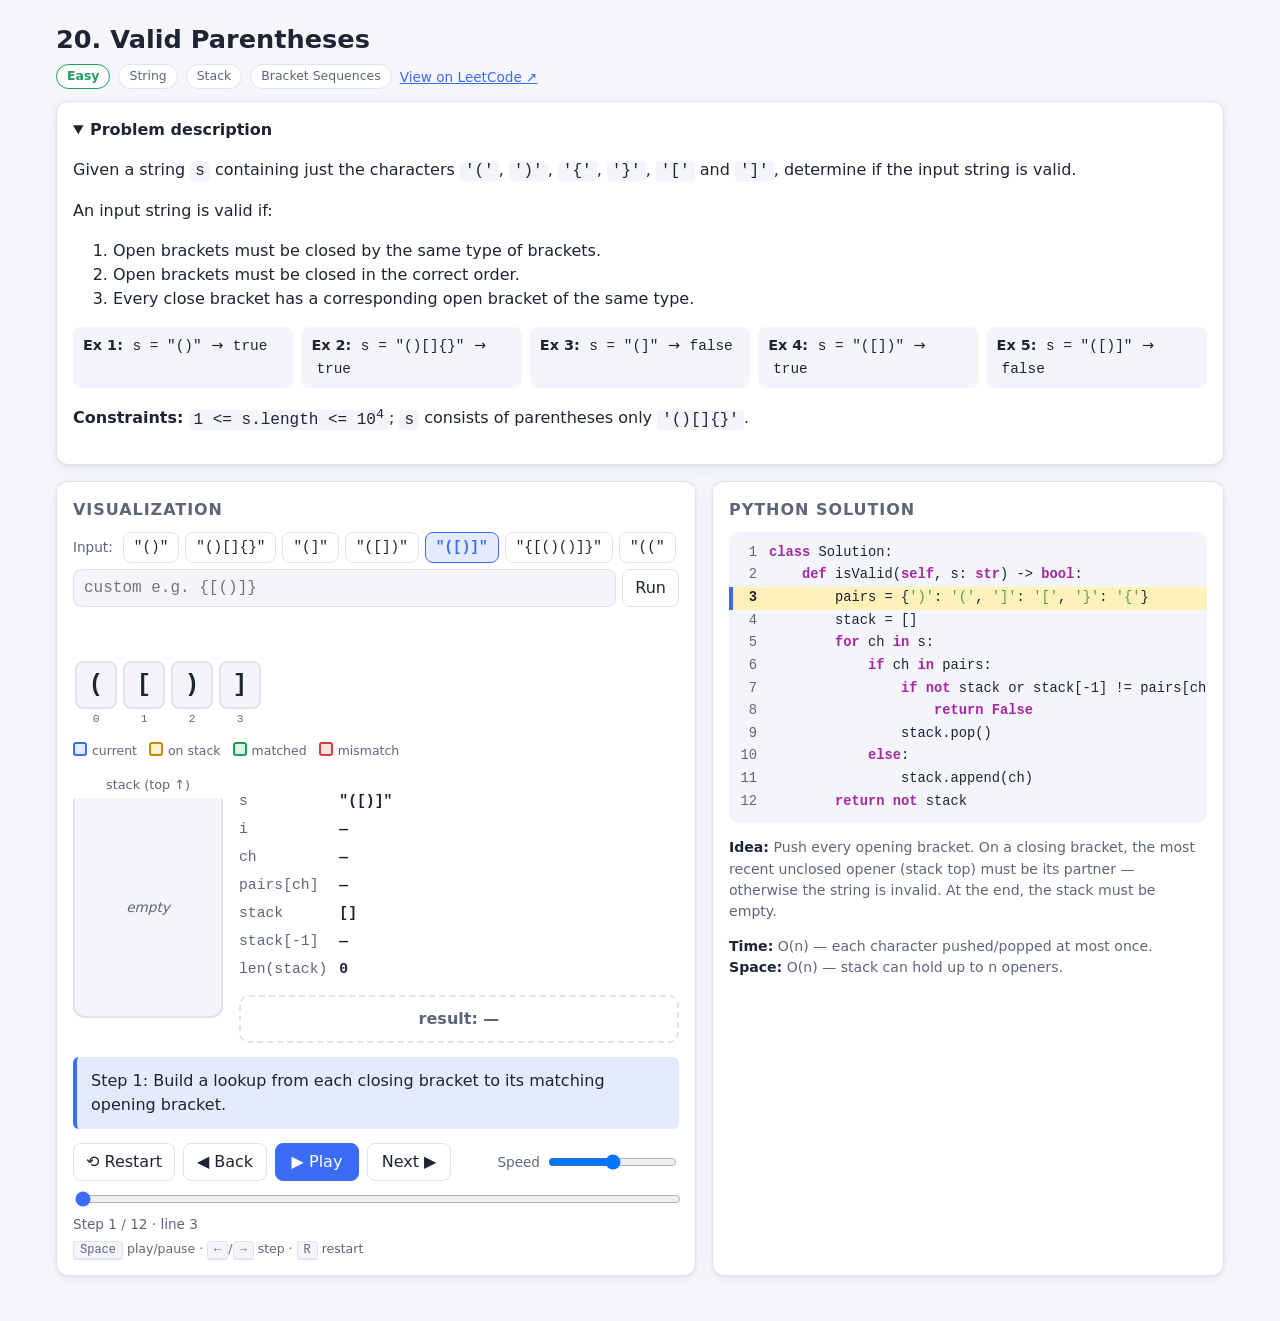
<file: problems/20-valid-parentheses.html>
<!DOCTYPE html>
<html lang="en">
<head>
<meta charset="UTF-8">
<meta name="viewport" content="width=device-width, initial-scale=1">
<title>20. Valid Parentheses — Interactive Visualization</title>
<style>
  :root {
    --bg: #f6f7fb;
    --panel: #ffffff;
    --border: #dfe3ec;
    --text: #1d2433;
    --muted: #5d6679;
    --accent: #3b6cf6;
    --accent-soft: #e4ebff;
    --ok: #1e9e5a;
    --ok-soft: #dcf5e7;
    --bad: #d93a3a;
    --bad-soft: #fde2e2;
    --warn: #c98a00;
    --warn-soft: #fff3d1;
    --code-bg: #f3f5fa;
    --code-hl: #fff1b8;
    --kw: #a626a4;
    --str: #50a14f;
    --shadow: 0 1px 3px rgba(20, 30, 60, .08), 0 4px 16px rgba(20, 30, 60, .05);
    --easy: #1e9e5a;
  }
  @media (prefers-color-scheme: dark) {
    :root {
      --bg: #0f1320;
      --panel: #171c2c;
      --border: #2a3147;
      --text: #e6e9f2;
      --muted: #97a0b8;
      --accent: #6d94ff;
      --accent-soft: #1f2a4d;
      --ok: #3fcf82;
      --ok-soft: #133526;
      --bad: #ff6b6b;
      --bad-soft: #3d1a1d;
      --warn: #f0b43c;
      --warn-soft: #3a2f12;
      --code-bg: #121726;
      --code-hl: #3a3417;
      --kw: #d38cf5;
      --str: #98d67c;
      --shadow: 0 1px 3px rgba(0, 0, 0, .4), 0 4px 16px rgba(0, 0, 0, .25);
      --easy: #3fcf82;
    }
  }
  * { box-sizing: border-box; }
  body {
    margin: 0;
    font-family: system-ui, -apple-system, "Segoe UI", Roboto, sans-serif;
    background: var(--bg);
    color: var(--text);
    line-height: 1.5;
  }
  .wrap { max-width: 1200px; margin: 0 auto; padding: 20px 16px 48px; }
  header h1 { margin: 0 0 6px; font-size: 1.6rem; }
  .meta { display: flex; flex-wrap: wrap; gap: 8px; align-items: center; margin-bottom: 12px; }
  .pill {
    font-size: .78rem; padding: 2px 10px; border-radius: 999px;
    border: 1px solid var(--border); color: var(--muted); background: var(--panel);
  }
  .pill.easy { color: var(--easy); border-color: var(--easy); font-weight: 600; }
  .meta a { color: var(--accent); font-size: .85rem; }
  .panel {
    background: var(--panel); border: 1px solid var(--border);
    border-radius: 12px; box-shadow: var(--shadow); padding: 16px;
  }
  details.desc summary { cursor: pointer; font-weight: 600; }
  details.desc code {
    background: var(--code-bg); padding: 1px 5px; border-radius: 4px;
    font-family: ui-monospace, SFMono-Regular, Consolas, monospace;
  }
  .examples-list { display: grid; grid-template-columns: repeat(auto-fit, minmax(170px, 1fr)); gap: 8px; margin: 8px 0; }
  .examples-list div { background: var(--code-bg); border-radius: 8px; padding: 8px 10px; font-size: .9rem; }
  .grid {
    display: grid; gap: 16px; margin-top: 16px;
    grid-template-columns: minmax(0, 1.25fr) minmax(0, 1fr);
  }
  @media (max-width: 880px) { .grid { grid-template-columns: 1fr; } }
  h2 { font-size: 1rem; margin: 0 0 10px; color: var(--muted); text-transform: uppercase; letter-spacing: .06em; }

  .inputs { display: flex; flex-wrap: wrap; gap: 6px; align-items: center; margin-bottom: 12px; }
  .inputs .label { font-size: .85rem; color: var(--muted); margin-right: 4px; }
  button, .btn {
    font: inherit; cursor: pointer; border-radius: 8px; border: 1px solid var(--border);
    background: var(--panel); color: var(--text); padding: 6px 12px;
    transition: background .15s, border-color .15s, transform .05s;
  }
  button:hover { border-color: var(--accent); }
  button:active { transform: translateY(1px); }
  button:focus-visible, input:focus-visible { outline: 3px solid var(--accent); outline-offset: 2px; }
  button.ex { font-family: ui-monospace, Consolas, monospace; font-size: .9rem; padding: 4px 10px; }
  button.ex[aria-pressed="true"] { background: var(--accent-soft); border-color: var(--accent); color: var(--accent); font-weight: 600; }
  .custom { display: flex; gap: 6px; flex: 1 1 220px; }
  .custom input {
    flex: 1; min-width: 0; font: inherit; font-family: ui-monospace, Consolas, monospace;
    padding: 5px 10px; border-radius: 8px; border: 1px solid var(--border);
    background: var(--code-bg); color: var(--text);
  }
  .custom input[aria-invalid="true"] { border-color: var(--bad); }
  .err { color: var(--bad); font-size: .8rem; min-height: 1.1em; width: 100%; }

  .strip-wrap { overflow-x: auto; padding: 22px 2px 6px; }
  .strip { display: flex; gap: 6px; min-width: min-content; }
  .cell { display: flex; flex-direction: column; align-items: center; gap: 2px; position: relative; }
  .ch {
    width: 42px; height: 48px; display: grid; place-items: center;
    font-family: ui-monospace, Consolas, monospace; font-size: 1.5rem; font-weight: 700;
    border: 2px solid var(--border); border-radius: 8px; background: var(--code-bg);
    transition: background .25s, border-color .25s, transform .25s, opacity .25s;
  }
  .idx { font-size: .7rem; color: var(--muted); font-family: ui-monospace, Consolas, monospace; }
  .cell.done .ch { opacity: .55; }
  .cell.onstack .ch { border-color: var(--warn); background: var(--warn-soft); opacity: 1; }
  .cell.matched .ch { border-color: var(--ok); background: var(--ok-soft); color: var(--ok); opacity: 1; }
  .cell.current .ch { border-color: var(--accent); background: var(--accent-soft); transform: translateY(-4px); opacity: 1; box-shadow: 0 4px 12px rgba(59,108,246,.25); }
  .cell.bad .ch { border-color: var(--bad); background: var(--bad-soft); color: var(--bad); opacity: 1; }
  .cell.current::before {
    content: "i"; position: absolute; top: -20px; font-size: .75rem; font-weight: 700;
    color: var(--accent); font-family: ui-monospace, Consolas, monospace;
  }
  .legend { display: flex; flex-wrap: wrap; gap: 12px; font-size: .78rem; color: var(--muted); margin-top: 8px; }
  .legend span::before {
    content: ""; display: inline-block; width: 10px; height: 10px; border-radius: 3px;
    margin-right: 5px; vertical-align: -1px; border: 2px solid var(--c); background: var(--b);
  }

  .viz-row { display: grid; grid-template-columns: 150px 1fr; gap: 16px; margin-top: 14px; }
  @media (max-width: 480px) { .viz-row { grid-template-columns: 1fr; } }
  .stack-box {
    border: 2px solid var(--border); border-top: none; border-radius: 0 0 12px 12px;
    min-height: 220px; max-height: 320px; overflow-y: auto; padding: 8px;
    display: flex; flex-direction: column-reverse; gap: 6px; background: var(--code-bg);
  }
  .stack-title { text-align: center; font-size: .8rem; color: var(--muted); margin-bottom: 4px; }
  .empty { margin: auto; color: var(--muted); font-size: .85rem; font-style: italic; }
  .item {
    display: flex; justify-content: space-between; align-items: center;
    padding: 6px 10px; border-radius: 8px; border: 2px solid var(--warn); background: var(--warn-soft);
    font-family: ui-monospace, Consolas, monospace; font-weight: 700; font-size: 1.15rem;
  }
  .item small { font-size: .7rem; color: var(--muted); font-weight: 400; }
  .item.top { box-shadow: 0 0 0 2px var(--panel), 0 0 0 4px var(--warn); }
  .item.hi { border-color: var(--ok); background: var(--ok-soft); box-shadow: 0 0 0 2px var(--panel), 0 0 0 4px var(--ok); }
  .item.badtop, .item.leftover { border-color: var(--bad); background: var(--bad-soft); }
  .item.enter { animation: drop .35s ease-out; }
  @keyframes drop { from { transform: translateY(-24px); opacity: 0; } to { transform: none; opacity: 1; } }
  .popped {
    font-family: ui-monospace, Consolas, monospace; font-size: .8rem; color: var(--ok);
    text-align: center; min-height: 1.3em; margin-top: 4px;
  }
  .popped.show { animation: fly .6s ease-out; }
  @keyframes fly { from { transform: translateY(10px); opacity: 0; } to { transform: none; opacity: 1; } }

  .vars { display: grid; grid-template-columns: auto 1fr; gap: 6px 12px; align-content: start; font-size: .92rem; }
  .vars dt { color: var(--muted); font-family: ui-monospace, Consolas, monospace; }
  .vars dd { margin: 0; font-family: ui-monospace, Consolas, monospace; font-weight: 600; word-break: break-all; }
  .vars dd.changed { animation: flash .6s; }
  @keyframes flash { 0% { background: var(--code-hl); } 100% { background: transparent; } }
  .result {
    margin-top: 12px; padding: 10px 12px; border-radius: 10px; font-weight: 700; text-align: center;
    border: 2px dashed var(--border); color: var(--muted);
  }
  .result.true { border: 2px solid var(--ok); background: var(--ok-soft); color: var(--ok); }
  .result.false { border: 2px solid var(--bad); background: var(--bad-soft); color: var(--bad); }

  .narration {
    margin-top: 14px; padding: 12px 14px; border-left: 4px solid var(--accent);
    background: var(--accent-soft); border-radius: 6px; min-height: 3.2em;
  }

  .controls { display: flex; flex-wrap: wrap; gap: 8px; align-items: center; margin-top: 14px; }
  .controls button { min-width: 84px; }
  .controls button.primary { background: var(--accent); color: #fff; border-color: var(--accent); }
  .controls .spacer { flex: 1; }
  .controls label { font-size: .85rem; color: var(--muted); display: flex; align-items: center; gap: 6px; }
  .scrub { width: 100%; margin-top: 10px; accent-color: var(--accent); }
  .stepinfo { font-size: .85rem; color: var(--muted); font-variant-numeric: tabular-nums; }
  .kbd { font-size: .78rem; color: var(--muted); margin-top: 6px; }
  kbd {
    font-family: ui-monospace, Consolas, monospace; font-size: .75rem; padding: 1px 6px;
    border: 1px solid var(--border); border-bottom-width: 2px; border-radius: 4px; background: var(--code-bg);
  }

  pre.code {
    margin: 0; background: var(--code-bg); border-radius: 10px; padding: 10px 0;
    font-family: ui-monospace, SFMono-Regular, Consolas, monospace; font-size: .86rem; overflow-x: auto;
  }
  .line { display: flex; padding: 1px 12px 1px 0; border-left: 4px solid transparent; transition: background .2s; }
  .line .ln { width: 36px; text-align: right; padding-right: 12px; color: var(--muted); user-select: none; flex-shrink: 0; }
  .line.active { background: var(--code-hl); border-left-color: var(--accent); }
  .line.active .ln { color: var(--text); font-weight: 700; }
  .kw { color: var(--kw); font-weight: 600; }
  .st { color: var(--str); }
  .complexity { margin-top: 12px; font-size: .88rem; color: var(--muted); }
  .complexity b { color: var(--text); }

  @media (prefers-reduced-motion: reduce) {
    *, *::before, *::after { animation: none !important; transition: none !important; }
  }
  .sr-only { position: absolute; width: 1px; height: 1px; overflow: hidden; clip: rect(0 0 0 0); white-space: nowrap; }
</style>
</head>
<body>
<div class="wrap">
  <header>
    <h1>20. Valid Parentheses</h1>
    <div class="meta">
      <span class="pill easy">Easy</span>
      <span class="pill">String</span>
      <span class="pill">Stack</span>
      <span class="pill">Bracket Sequences</span>
      <a href="https://leetcode.com/problems/valid-parentheses/" target="_blank" rel="noopener">View on LeetCode ↗</a>
    </div>
  </header>

  <section class="panel">
    <details class="desc" open>
      <summary>Problem description</summary>
      <p>Given a string <code>s</code> containing just the characters <code>'('</code>, <code>')'</code>, <code>'{'</code>, <code>'}'</code>, <code>'['</code> and <code>']'</code>, determine if the input string is valid.</p>
      <p>An input string is valid if:</p>
      <ol>
        <li>Open brackets must be closed by the same type of brackets.</li>
        <li>Open brackets must be closed in the correct order.</li>
        <li>Every close bracket has a corresponding open bracket of the same type.</li>
      </ol>
      <div class="examples-list">
        <div><b>Ex 1:</b> <code>s = "()"</code> → <code>true</code></div>
        <div><b>Ex 2:</b> <code>s = "()[]{}"</code> → <code>true</code></div>
        <div><b>Ex 3:</b> <code>s = "(]"</code> → <code>false</code></div>
        <div><b>Ex 4:</b> <code>s = "([])"</code> → <code>true</code></div>
        <div><b>Ex 5:</b> <code>s = "([)]"</code> → <code>false</code></div>
      </div>
      <p><b>Constraints:</b> <code>1 &lt;= s.length &lt;= 10<sup>4</sup></code>; <code>s</code> consists of parentheses only <code>'()[]{}'</code>.</p>
    </details>
  </section>

  <div class="grid">
    <section class="panel" aria-labelledby="viz-h">
      <h2 id="viz-h">Visualization</h2>
      <div class="inputs" role="group" aria-label="Choose input string">
        <span class="label">Input:</span>
        <div id="exButtons" style="display:contents"></div>
        <form class="custom" id="customForm">
          <label for="customInput" class="sr-only">Custom bracket string</label>
          <input id="customInput" type="text" maxlength="30" placeholder="custom e.g. {[()]}" autocomplete="off" spellcheck="false">
          <button type="submit">Run</button>
        </form>
        <div class="err" id="err" role="alert"></div>
      </div>

      <div class="strip-wrap"><div class="strip" id="strip" aria-label="Input string characters"></div></div>
      <div class="legend" aria-hidden="true">
        <span style="--c:var(--accent);--b:var(--accent-soft)">current</span>
        <span style="--c:var(--warn);--b:var(--warn-soft)">on stack</span>
        <span style="--c:var(--ok);--b:var(--ok-soft)">matched</span>
        <span style="--c:var(--bad);--b:var(--bad-soft)">mismatch</span>
      </div>

      <div class="viz-row">
        <div>
          <div class="stack-title">stack (top ↑)</div>
          <div class="stack-box" id="stack" aria-label="Stack contents"></div>
          <div class="popped" id="popped" aria-hidden="true"></div>
        </div>
        <div>
          <dl class="vars" id="vars"></dl>
          <div class="result" id="result">result: —</div>
        </div>
      </div>

      <div class="narration" id="narration" aria-live="polite" aria-atomic="true"></div>

      <div class="controls" role="toolbar" aria-label="Playback controls">
        <button id="btnRestart" aria-label="Restart (R)">⟲ Restart</button>
        <button id="btnBack" aria-label="Previous step (Left arrow)">◀ Back</button>
        <button id="btnPlay" class="primary" aria-label="Play (Space)" aria-pressed="false">▶ Play</button>
        <button id="btnNext" aria-label="Next step (Right arrow)">Next ▶</button>
        <span class="spacer"></span>
        <label>Speed <input type="range" id="speed" min="1" max="5" value="3" aria-label="Playback speed"></label>
      </div>
      <input type="range" class="scrub" id="scrub" min="0" max="0" value="0" aria-label="Step scrubber">
      <div class="stepinfo" id="stepinfo"></div>
      <div class="kbd"><kbd>Space</kbd> play/pause · <kbd>←</kbd>/<kbd>→</kbd> step · <kbd>R</kbd> restart</div>
    </section>

    <section class="panel" aria-labelledby="code-h">
      <h2 id="code-h">Python Solution</h2>
      <pre class="code" id="code" aria-label="Python solution code"></pre>
      <div class="complexity">
        <p><b>Idea:</b> Push every opening bracket. On a closing bracket, the most recent unclosed opener (stack top) must be its partner — otherwise the string is invalid. At the end, the stack must be empty.</p>
        <p><b>Time:</b> O(n) — each character pushed/popped at most once.<br><b>Space:</b> O(n) — stack can hold up to n openers.</p>
      </div>
    </section>
  </div>
</div>

<script>
(function () {
  "use strict";

  const CODE = [
    "class Solution:",
    "    def isValid(self, s: str) -> bool:",
    "        pairs = {')': '(', ']': '[', '}': '{'}",
    "        stack = []",
    "        for ch in s:",
    "            if ch in pairs:",
    "                if not stack or stack[-1] != pairs[ch]:",
    "                    return False",
    "                stack.pop()",
    "            else:",
    "                stack.append(ch)",
    "        return not stack"
  ];
  const PAIRS = { ")": "(", "]": "[", "}": "{" };
  const EXAMPLES = ["()", "()[]{}", "(]", "([])", "([)]", "{[()()]}", "(("];
  const SPEEDS = [1600, 1100, 750, 450, 220];

  const $ = id => document.getElementById(id);
  const els = {
    strip: $("strip"), stack: $("stack"), popped: $("popped"), vars: $("vars"),
    result: $("result"), narration: $("narration"), code: $("code"),
    play: $("btnPlay"), next: $("btnNext"), back: $("btnBack"), restart: $("btnRestart"),
    speed: $("speed"), scrub: $("scrub"), stepinfo: $("stepinfo"),
    exButtons: $("exButtons"), form: $("customForm"), input: $("customInput"), err: $("err")
  };

  let s = "";
  let steps = [];
  let cur = 0;
  let timer = null;
  let prevVars = {};

  /* ---------- code rendering ---------- */
  function esc(t) { return t.replace(/&/g, "&amp;").replace(/</g, "&lt;").replace(/>/g, "&gt;"); }
  function highlight(line) {
    return esc(line).replace(/('[^']*')|\b(class|def|for|in|if|not|return|else|self|str|bool|False|True)\b/g,
      (m, str, kw) => str ? '<span class="st">' + str + "</span>" : '<span class="kw">' + kw + "</span>");
  }
  els.code.innerHTML = CODE.map((l, i) =>
    '<div class="line" data-line="' + (i + 1) + '"><span class="ln">' + (i + 1) + "</span><span>" + highlight(l) + "</span></div>"
  ).join("");
  const codeLines = els.code.querySelectorAll(".line");

  /* ---------- step generation ---------- */
  function build(str) {
    const st = [];
    const matched = new Set();
    const out = [];
    const snap = (line, i, msg, extra) => out.push(Object.assign({
      line, i, msg,
      stack: st.map(x => ({ ch: x.ch, idx: x.idx })),
      matched: new Set(matched)
    }, extra || {}));

    snap(3, -1, "Build a lookup from each closing bracket to its matching opening bracket.");
    snap(4, -1, "Start with an empty stack to hold unmatched opening brackets.");
    for (let i = 0; i < str.length; i++) {
      const ch = str[i];
      snap(5, i, "Read s[" + i + "] = '" + ch + "'.");
      if (ch in PAIRS) {
        snap(6, i, "'" + ch + "' is a closing bracket; it needs '" + PAIRS[ch] + "' on top of the stack.");
        const top = st.length ? st[st.length - 1] : null;
        if (!top || top.ch !== PAIRS[ch]) {
          const why = top
            ? "Top of stack is '" + top.ch + "', but '" + ch + "' needs '" + PAIRS[ch] + "'. Mismatch!"
            : "The stack is empty — there is no opening bracket for '" + ch + "' to close.";
          snap(7, i, why, { bad: i, badTop: top ? top.idx : -1 });
          snap(8, i, "Return False — the string is not valid.", { bad: i, badTop: top ? top.idx : -1, result: false });
          return out;
        }
        snap(7, i, "Top of stack is '" + top.ch + "' — it matches '" + ch + "'.", { hiTop: true });
        st.pop();
        matched.add(i); matched.add(top.idx);
        snap(9, i, "Pop '" + top.ch + "'. Brackets s[" + top.idx + "] and s[" + i + "] form a pair.", { popped: top.ch + ch });
      } else {
        snap(6, i, "'" + ch + "' is an opening bracket (not a key in pairs).");
        st.push({ ch, idx: i });
        snap(11, i, "Push '" + ch + "' onto the stack; it waits for its closing partner.", { pushed: true });
      }
    }
    snap(5, str.length, "All characters processed — the loop ends.");
    const ok = st.length === 0;
    snap(12, str.length,
      ok ? "Stack is empty — every bracket was closed. Return True."
         : "Stack still holds " + st.length + " unclosed bracket" + (st.length > 1 ? "s" : "") + ". Return False.",
      { result: ok, leftover: !ok });
    return out;
  }

  /* ---------- rendering ---------- */
  function render() {
    const step = steps[cur];
    const onStack = new Set(step.stack.map(x => x.idx));
    const leftoverIdx = step.leftover ? onStack : new Set();

    // character strip
    els.strip.innerHTML = "";
    for (let j = 0; j < s.length; j++) {
      const cell = document.createElement("div");
      cell.className = "cell";
      if (step.i >= 0 && j < step.i) cell.classList.add("done");
      if (onStack.has(j)) cell.classList.add("onstack");
      if (step.matched.has(j)) cell.classList.add("matched");
      if (j === step.i) cell.classList.add("current");
      if (j === step.bad || j === step.badTop || leftoverIdx.has(j)) cell.classList.add("bad");
      cell.innerHTML = '<div class="ch">' + s[j] + '</div><div class="idx">' + j + "</div>";
      els.strip.appendChild(cell);
    }
    const curCell = els.strip.children[step.i];
    if (curCell && curCell.scrollIntoView) curCell.scrollIntoView({ block: "nearest", inline: "center", behavior: "smooth" });

    // stack
    els.stack.innerHTML = "";
    if (!step.stack.length) {
      els.stack.innerHTML = '<div class="empty">empty</div>';
    }
    step.stack.forEach((it, k) => {
      const d = document.createElement("div");
      const isTop = k === step.stack.length - 1;
      d.className = "item";
      if (isTop) d.classList.add("top");
      if (isTop && step.hiTop) d.classList.add("hi");
      if (it.idx === step.badTop) d.classList.add("badtop");
      if (step.leftover) d.classList.add("leftover");
      if (isTop && step.pushed) d.classList.add("enter");
      d.innerHTML = "<span>" + it.ch + "</span><small>s[" + it.idx + "]" + (isTop ? " · top" : "") + "</small>";
      els.stack.appendChild(d);
    });
    els.popped.textContent = step.popped ? "popped ✓ " + step.popped : "";
    els.popped.classList.remove("show");
    if (step.popped) { void els.popped.offsetWidth; els.popped.classList.add("show"); }

    // variables
    const ch = step.i >= 0 && step.i < s.length ? "'" + s[step.i] + "'" : "—";
    const top = step.stack.length ? "'" + step.stack[step.stack.length - 1].ch + "'" : "—";
    const vars = {
      "s": '"' + s + '"',
      "i": step.i >= 0 && step.i < s.length ? String(step.i) : "—",
      "ch": ch,
      "pairs[ch]": step.i >= 0 && s[step.i] in PAIRS ? "'" + PAIRS[s[step.i]] + "'" : "—",
      "stack": "[" + step.stack.map(x => "'" + x.ch + "'").join(", ") + "]",
      "stack[-1]": top,
      "len(stack)": String(step.stack.length)
    };
    els.vars.innerHTML = "";
    Object.keys(vars).forEach(k => {
      const dt = document.createElement("dt"); dt.textContent = k;
      const dd = document.createElement("dd"); dd.textContent = vars[k];
      if (prevVars[k] !== undefined && prevVars[k] !== vars[k]) dd.classList.add("changed");
      els.vars.append(dt, dd);
    });
    prevVars = vars;

    // result
    els.result.className = "result";
    if (step.result === true) { els.result.classList.add("true"); els.result.textContent = "return True ✓ valid"; }
    else if (step.result === false) { els.result.classList.add("false"); els.result.textContent = "return False ✗ invalid"; }
    else els.result.textContent = "result: —";

    // code
    codeLines.forEach(l => l.classList.toggle("active", +l.dataset.line === step.line));

    // narration & progress
    els.narration.textContent = "Step " + (cur + 1) + ": " + step.msg;
    els.scrub.max = steps.length - 1;
    els.scrub.value = cur;
    els.stepinfo.textContent = "Step " + (cur + 1) + " / " + steps.length + " · line " + step.line;
    els.back.disabled = cur === 0;
    els.next.disabled = cur === steps.length - 1;
  }

  /* ---------- playback ---------- */
  function go(n) {
    cur = Math.max(0, Math.min(steps.length - 1, n));
    render();
  }
  function setPlaying(on) {
    els.play.textContent = on ? "❚❚ Pause" : "▶ Play";
    els.play.setAttribute("aria-pressed", String(on));
    els.play.setAttribute("aria-label", on ? "Pause (Space)" : "Play (Space)");
  }
  function stop() {
    if (timer) { clearTimeout(timer); timer = null; }
    setPlaying(false);
  }
  function tick() {
    if (cur >= steps.length - 1) { stop(); return; }
    go(cur + 1);
    timer = setTimeout(tick, SPEEDS[els.speed.value - 1]);
  }
  function play() {
    if (timer) { stop(); return; }
    if (cur >= steps.length - 1) go(0);
    setPlaying(true);
    timer = setTimeout(tick, SPEEDS[els.speed.value - 1]);
  }

  function load(str) {
    stop();
    s = str;
    steps = build(s);
    prevVars = {};
    cur = 0;
    [...els.exButtons.children].forEach(b => b.setAttribute("aria-pressed", String(b.dataset.s === s)));
    render();
  }

  /* ---------- inputs ---------- */
  EXAMPLES.forEach(ex => {
    const b = document.createElement("button");
    b.className = "ex";
    b.type = "button";
    b.dataset.s = ex;
    b.textContent = '"' + ex + '"';
    b.setAttribute("aria-pressed", "false");
    b.setAttribute("aria-label", "Use input " + ex);
    b.addEventListener("click", () => { els.err.textContent = ""; els.input.removeAttribute("aria-invalid"); load(ex); });
    els.exButtons.appendChild(b);
  });

  els.form.addEventListener("submit", e => {
    e.preventDefault();
    const v = els.input.value.trim();
    if (!v.length) { els.err.textContent = "Enter at least one bracket."; els.input.setAttribute("aria-invalid", "true"); return; }
    if (!/^[()[\]{}]+$/.test(v)) { els.err.textContent = "Only the characters ()[]{} are allowed."; els.input.setAttribute("aria-invalid", "true"); return; }
    els.err.textContent = "";
    els.input.removeAttribute("aria-invalid");
    load(v);
  });

  els.play.addEventListener("click", play);
  els.next.addEventListener("click", () => { stop(); go(cur + 1); });
  els.back.addEventListener("click", () => { stop(); go(cur - 1); });
  els.restart.addEventListener("click", () => { stop(); prevVars = {}; go(0); });
  els.scrub.addEventListener("input", () => { stop(); go(+els.scrub.value); });

  document.addEventListener("keydown", e => {
    const t = e.target;
    if (t && (t.tagName === "INPUT" && t.type === "text" || t.tagName === "TEXTAREA")) return;
    if (e.ctrlKey || e.metaKey || e.altKey) return;
    if (e.key === " " || e.code === "Space") { e.preventDefault(); play(); }
    else if (e.key === "ArrowRight") { e.preventDefault(); stop(); go(cur + 1); }
    else if (e.key === "ArrowLeft") { e.preventDefault(); stop(); go(cur - 1); }
    else if (e.key === "r" || e.key === "R") { e.preventDefault(); stop(); prevVars = {}; go(0); }
  });

  load("([)]");
})();
</script>
</body>
</html>
</file>
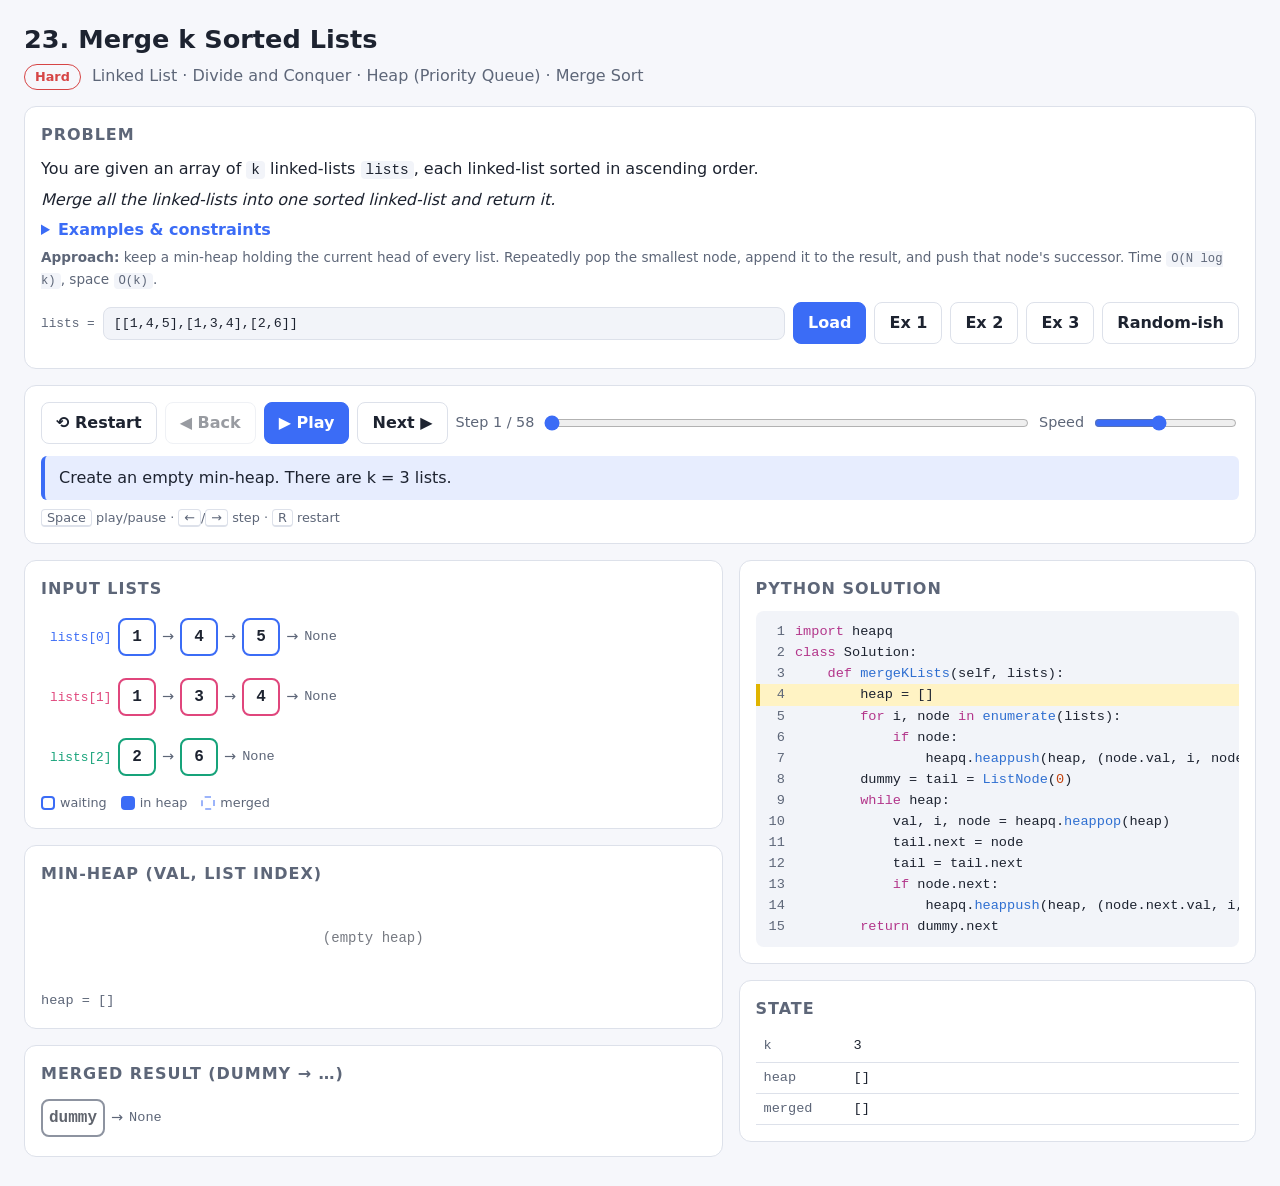
<file: problems/23-merge-k-sorted-lists.html>
<!DOCTYPE html>
<html lang="en">
<head>
<meta charset="UTF-8">
<meta name="viewport" content="width=device-width, initial-scale=1">
<title>23. Merge k Sorted Lists — Interactive Visualization</title>
<style>
:root{
  --bg:#f6f7fb;--panel:#ffffff;--text:#1d2330;--muted:#5d6678;--border:#dde1ea;
  --accent:#3b6cf6;--accent-soft:rgba(59,108,246,.12);--hl:#fff3c4;--hl-border:#e0b400;
  --hard:#d64545;--code-bg:#f2f4f9;--done:.35;
  --c0:#3b6cf6;--c1:#e0467c;--c2:#16a37a;--c3:#e08a16;--c4:#8b5cf6;--c5:#0ea5b7;--c6:#b45309;--c7:#64748b;
}
@media (prefers-color-scheme:dark){
  :root{
    --bg:#0f1218;--panel:#171b24;--text:#e6e9f0;--muted:#98a1b3;--border:#2a3140;
    --accent:#7aa2ff;--accent-soft:rgba(122,162,255,.16);--hl:#3a3212;--hl-border:#d9b21c;
    --hard:#ff6b6b;--code-bg:#11151c;
    --c0:#7aa2ff;--c1:#ff6fa0;--c2:#3ed3a2;--c3:#ffb347;--c4:#b69bff;--c5:#4fd6e6;--c6:#e5a266;--c7:#a3b1c6;
  }
}
*{box-sizing:border-box}
body{margin:0;font-family:system-ui,-apple-system,"Segoe UI",Roboto,sans-serif;background:var(--bg);color:var(--text);line-height:1.5}
header{padding:20px 24px 8px;max-width:1300px;margin:0 auto}
h1{margin:0 0 6px;font-size:1.6rem}
.badge{display:inline-block;padding:2px 10px;border-radius:999px;font-size:.8rem;font-weight:600;margin-right:6px;border:1px solid var(--border)}
.badge.hard{color:var(--hard);border-color:var(--hard)}
.topic{color:var(--muted)}
main{max-width:1300px;margin:0 auto;padding:8px 24px 32px;display:grid;gap:16px;grid-template-columns:minmax(0,1.35fr) minmax(0,1fr)}
@media (max-width:900px){main{grid-template-columns:1fr}}
.panel{background:var(--panel);border:1px solid var(--border);border-radius:12px;padding:16px}
.panel h2{margin:0 0 10px;font-size:1rem;color:var(--muted);text-transform:uppercase;letter-spacing:.06em}
.full{grid-column:1/-1}
.desc p{margin:.4em 0}
.desc code,.inline{background:var(--code-bg);padding:1px 5px;border-radius:4px;font-family:ui-monospace,Consolas,monospace;font-size:.9em}
details summary{cursor:pointer;color:var(--accent);font-weight:600}
.examples{display:grid;grid-template-columns:repeat(auto-fit,minmax(220px,1fr));gap:10px;margin-top:8px}
.ex{background:var(--code-bg);border-radius:8px;padding:8px 12px;font-family:ui-monospace,Consolas,monospace;font-size:.85rem}
.inputbar{display:flex;flex-wrap:wrap;gap:8px;align-items:center;margin-top:12px}
.inputbar input[type=text]{flex:1 1 260px;padding:8px 10px;border-radius:8px;border:1px solid var(--border);background:var(--code-bg);color:var(--text);font-family:ui-monospace,Consolas,monospace}
button{font:inherit;padding:8px 14px;border-radius:8px;border:1px solid var(--border);background:var(--panel);color:var(--text);cursor:pointer;font-weight:600}
button:hover{border-color:var(--accent)}
button:focus-visible,input:focus-visible{outline:3px solid var(--accent);outline-offset:2px}
button.primary{background:var(--accent);color:#fff;border-color:var(--accent)}
button:disabled{opacity:.45;cursor:not-allowed}
.err{color:var(--hard);font-size:.85rem;width:100%}
.controls{display:flex;flex-wrap:wrap;gap:8px;align-items:center}
.controls .grow{flex:1 1 180px;display:flex;align-items:center;gap:8px}
.controls input[type=range]{flex:1;accent-color:var(--accent)}
.stepinfo{font-variant-numeric:tabular-nums;color:var(--muted);font-size:.9rem}
.narr{margin-top:12px;padding:10px 14px;border-left:4px solid var(--accent);background:var(--accent-soft);border-radius:6px;min-height:2.6em;font-weight:500}
.kbd{font-size:.8rem;color:var(--muted);margin-top:8px}
kbd{border:1px solid var(--border);border-bottom-width:2px;border-radius:4px;padding:0 5px;font-family:inherit;font-size:.8rem}
.lists{display:flex;flex-direction:column;gap:8px}
.lrow{display:flex;align-items:center;gap:6px;padding:6px 8px;border-radius:8px;border:1px solid transparent;flex-wrap:wrap;transition:background .2s}
.lrow.active{background:var(--hl);border-color:var(--hl-border)}
.lbl{font-family:ui-monospace,Consolas,monospace;font-size:.8rem;color:var(--muted);width:62px;flex-shrink:0}
.node{min-width:38px;height:38px;padding:0 6px;display:inline-flex;align-items:center;justify-content:center;border-radius:8px;border:2px solid var(--lc);color:var(--text);font-weight:700;font-family:ui-monospace,Consolas,monospace;background:var(--panel);transition:all .25s}
.node.heap{background:var(--lc);color:#fff;box-shadow:0 0 0 3px var(--accent-soft)}
.node.done{opacity:var(--done);border-style:dashed}
.node.cur{transform:translateY(-4px) scale(1.08);box-shadow:0 0 0 4px var(--hl-border)}
.arrow{color:var(--muted);font-size:.9rem}
.null{color:var(--muted);font-family:ui-monospace,Consolas,monospace;font-size:.85rem}
.empty-note{color:var(--muted);font-style:italic;font-size:.9rem}
.heapwrap{width:100%;overflow-x:auto}
svg text{font-family:ui-monospace,Consolas,monospace}
.harr{font-family:ui-monospace,Consolas,monospace;font-size:.85rem;margin-top:6px;color:var(--muted);word-break:break-word}
.result{display:flex;flex-wrap:wrap;align-items:center;gap:6px;min-height:44px}
.result .node.new{animation:pop .4s ease}
@keyframes pop{from{transform:scale(.3);opacity:0}to{transform:scale(1);opacity:1}}
pre.code{margin:0;background:var(--code-bg);border-radius:8px;padding:10px 0;overflow-x:auto;font-family:ui-monospace,Consolas,monospace;font-size:.85rem;line-height:1.55}
.cl{display:block;padding:0 12px 0 0;white-space:pre;border-left:4px solid transparent}
.cl .ln{display:inline-block;width:2.6em;text-align:right;padding-right:10px;color:var(--muted);user-select:none}
.cl.on{background:var(--hl);border-left-color:var(--hl-border)}
.kw{color:#b3368b}.fn{color:#2f6fd1}.cm{color:#7d8799;font-style:italic}.num{color:#c2410c}
@media (prefers-color-scheme:dark){.kw{color:#f08bd0}.fn{color:#86b3ff}.num{color:#ffab70}.cm{color:#7b8496}}
table.vars{width:100%;border-collapse:collapse;font-family:ui-monospace,Consolas,monospace;font-size:.85rem}
table.vars td{padding:5px 8px;border-bottom:1px solid var(--border);vertical-align:top;word-break:break-word}
table.vars td:first-child{color:var(--muted);width:90px}
.legend{display:flex;gap:14px;flex-wrap:wrap;font-size:.8rem;color:var(--muted);margin-top:10px}
.legend span{display:inline-flex;align-items:center;gap:5px}
.sw{width:14px;height:14px;border-radius:4px;border:2px solid var(--accent);display:inline-block}
.sw.f{background:var(--accent)}.sw.d{border-style:dashed;opacity:.5}
.sr{position:absolute;width:1px;height:1px;overflow:hidden;clip:rect(0 0 0 0)}
.cx{font-size:.85rem;color:var(--muted);margin-top:10px}
</style>
</head>
<body>
<header>
  <h1>23. Merge k Sorted Lists</h1>
  <div>
    <span class="badge hard">Hard</span>
    <span class="topic">Linked List · Divide and Conquer · Heap (Priority Queue) · Merge Sort</span>
  </div>
</header>

<main>
  <section class="panel full desc" aria-labelledby="pd">
    <h2 id="pd">Problem</h2>
    <p>You are given an array of <code>k</code> linked-lists <code>lists</code>, each linked-list sorted in ascending order.</p>
    <p><em>Merge all the linked-lists into one sorted linked-list and return it.</em></p>
    <details>
      <summary>Examples &amp; constraints</summary>
      <div class="examples">
        <div class="ex"><strong>Example 1</strong><br>Input: lists = [[1,4,5],[1,3,4],[2,6]]<br>Output: [1,1,2,3,4,4,5,6]</div>
        <div class="ex"><strong>Example 2</strong><br>Input: lists = []<br>Output: []</div>
        <div class="ex"><strong>Example 3</strong><br>Input: lists = [[]]<br>Output: []</div>
      </div>
      <ul class="cx">
        <li><code>k == lists.length</code>, <code>0 &lt;= k &lt;= 10<sup>4</sup></code></li>
        <li><code>0 &lt;= lists[i].length &lt;= 500</code></li>
        <li><code>-10<sup>4</sup> &lt;= lists[i][j] &lt;= 10<sup>4</sup></code></li>
        <li><code>lists[i]</code> is sorted in ascending order; total nodes ≤ <code>10<sup>4</sup></code></li>
      </ul>
    </details>
    <p class="cx"><strong>Approach:</strong> keep a min-heap holding the current head of every list. Repeatedly pop the smallest node, append it to the result, and push that node's successor. Time <span class="inline">O(N log k)</span>, space <span class="inline">O(k)</span>.</p>
    <form class="inputbar" id="form" aria-label="Custom input">
      <label for="inp" class="lbl" style="width:auto">lists =</label>
      <input type="text" id="inp" value="[[1,4,5],[1,3,4],[2,6]]" aria-describedby="err" spellcheck="false">
      <button type="submit" class="primary">Load</button>
      <button type="button" data-ex="[[1,4,5],[1,3,4],[2,6]]">Ex 1</button>
      <button type="button" data-ex="[]">Ex 2</button>
      <button type="button" data-ex="[[]]">Ex 3</button>
      <button type="button" data-ex="[[2,9,15],[1,7],[4,5,12,20],[3,18]]">Random-ish</button>
      <div class="err" id="err" role="alert"></div>
    </form>
  </section>

  <section class="panel full" aria-labelledby="ctl">
    <h2 id="ctl" class="sr">Controls</h2>
    <div class="controls">
      <button id="bRestart" aria-label="Restart (R)">⟲ Restart</button>
      <button id="bBack" aria-label="Previous step (Left arrow)">◀ Back</button>
      <button id="bPlay" class="primary" aria-label="Play (Space)">▶ Play</button>
      <button id="bNext" aria-label="Next step (Right arrow)">Next ▶</button>
      <div class="grow">
        <label for="scrub" class="stepinfo" id="stepinfo">Step 1 / 1</label>
        <input type="range" id="scrub" min="0" max="0" value="0" aria-label="Scrub steps">
      </div>
      <div class="grow" style="flex:0 1 200px">
        <label for="speed" class="stepinfo">Speed</label>
        <input type="range" id="speed" min="1" max="10" value="5" aria-label="Playback speed">
      </div>
    </div>
    <div class="narr" id="narr" aria-live="polite" aria-atomic="true"></div>
    <div class="kbd"><kbd>Space</kbd> play/pause · <kbd>←</kbd>/<kbd>→</kbd> step · <kbd>R</kbd> restart</div>
  </section>

  <div style="display:flex;flex-direction:column;gap:16px;min-width:0">
    <section class="panel" aria-labelledby="h-lists">
      <h2 id="h-lists">Input lists</h2>
      <div class="lists" id="lists"></div>
      <div class="legend">
        <span><i class="sw"></i>waiting</span>
        <span><i class="sw f"></i>in heap</span>
        <span><i class="sw d"></i>merged</span>
      </div>
    </section>
    <section class="panel" aria-labelledby="h-heap">
      <h2 id="h-heap">Min-heap (val, list index)</h2>
      <div class="heapwrap"><svg id="heap" width="100%" height="200" role="img" aria-label="Min-heap tree"></svg></div>
      <div class="harr" id="harr"></div>
    </section>
    <section class="panel" aria-labelledby="h-res">
      <h2 id="h-res">Merged result (dummy → …)</h2>
      <div class="result" id="result"></div>
    </section>
  </div>

  <div style="display:flex;flex-direction:column;gap:16px;min-width:0">
    <section class="panel" aria-labelledby="h-code">
      <h2 id="h-code">Python solution</h2>
      <pre class="code" id="code" aria-label="Python source code"></pre>
    </section>
    <section class="panel" aria-labelledby="h-vars">
      <h2 id="h-vars">State</h2>
      <table class="vars"><tbody id="vars"></tbody></table>
    </section>
  </div>
</main>

<script>
(function(){
const CODE=[
 ["cm","import heapq"],
 ["","class Solution:"],
 ["","    def mergeKLists(self, lists):"],
 ["","        heap = []"],
 ["","        for i, node in enumerate(lists):"],
 ["","            if node:"],
 ["","                heapq.heappush(heap, (node.val, i, node))"],
 ["","        dummy = tail = ListNode(0)"],
 ["","        while heap:"],
 ["","            val, i, node = heapq.heappop(heap)"],
 ["","            tail.next = node"],
 ["","            tail = tail.next"],
 ["","            if node.next:"],
 ["","                heapq.heappush(heap, (node.next.val, i, node.next))"],
 ["","        return dummy.next"]
];
function esc(s){return s.replace(/&/g,"&amp;").replace(/</g,"&lt;").replace(/>/g,"&gt;");}
function hlPy(s){
  let h=esc(s);
  h=h.replace(/\b(import|class|def|for|in|if|while|return)\b/g,'<span class="kw">$1</span>');
  h=h.replace(/\b(mergeKLists|heappush|heappop|enumerate|ListNode)\b/g,'<span class="fn">$1</span>');
  h=h.replace(/\b(0)\b/g,'<span class="num">$1</span>');
  return h;
}
const codeEl=document.getElementById("code");
codeEl.innerHTML=CODE.map((c,i)=>`<span class="cl" id="L${i+1}"><span class="ln">${i+1}</span>${hlPy(c[1])}</span>`).join("");

const cmp=(a,b)=>a[0]-b[0]||a[1]-b[1];
function hpush(h,x){h.push(x);let i=h.length-1;while(i>0){const p=(i-1)>>1;if(cmp(h[i],h[p])<0){[h[i],h[p]]=[h[p],h[i]];i=p;}else break;}}
function hpop(h){const top=h[0];const last=h.pop();if(h.length){h[0]=last;let i=0;for(;;){let l=2*i+1,r=l+1,m=i;if(l<h.length&&cmp(h[l],h[m])<0)m=l;if(r<h.length&&cmp(h[r],h[m])<0)m=r;if(m===i)break;[h[i],h[m]]=[h[m],h[i]];i=m;}}return top;}
const tup=e=>`(${e[0]}, ${e[1]})`;

function build(lists){
  const S=[],heap=[],res=[];
  const status=lists.map(l=>l.map(()=>"wait"));
  const snap=(line,msg,vars,hl)=>S.push({line,msg,vars:vars||{},hl:hl||{},heap:heap.map(e=>e.slice()),status:status.map(r=>r.slice()),res:res.map(r=>r.slice())});
  snap(4,`Create an empty min-heap. There are k = ${lists.length} list${lists.length===1?"":"s"}.`,{k:lists.length});
  if(!lists.length) snap(5,"lists is empty — the for-loop body never runs.",{});
  lists.forEach((l,i)=>{
    const head=l.length?l[0]:"None";
    snap(5,`Loop: i = ${i}, node = head of list ${i} (${head}).`,{i,node:head},{list:i,node:l.length?[i,0]:null});
    if(l.length){
      snap(6,`List ${i} is non-empty, so its head goes into the heap.`,{i,node:head},{list:i,node:[i,0]});
      hpush(heap,[l[0],i,0]);status[i][0]="heap";
      snap(7,`Push (${l[0]}, ${i}) into the heap. The heap re-orders so the smallest is on top.`,{i,node:head},{list:i,node:[i,0],pushed:true});
    }else{
      snap(6,`List ${i} is empty (None) — skip it.`,{i,node:"None"},{list:i});
    }
  });
  snap(8,"Create a dummy head node; tail points at it. We'll append merged nodes after tail.",{tail:"dummy"});
  let tail="dummy";
  while(heap.length){
    snap(9,`Heap has ${heap.length} entr${heap.length===1?"y":"ies"} → keep merging. Minimum is ${tup(heap[0])}.`,{tail},{top:true});
    const [v,i,j]=hpop(heap);status[i][j]="done";
    snap(10,`Pop the smallest: val = ${v} from list ${i}.`,{val:v,i,node:v,tail},{list:i,node:[i,j]});
    res.push([v,i]);
    snap(11,`Link tail.next → node ${v}.`,{val:v,i,node:v,tail},{list:i,node:[i,j],newRes:true});
    tail=v;
    snap(12,`Move tail forward to node ${v}.`,{val:v,i,node:v,tail},{list:i,node:[i,j]});
    const has=j+1<lists[i].length;
    snap(13,has?`node.next exists (${lists[i][j+1]}) in list ${i}.`:`node.next is None — list ${i} is exhausted.`,{val:v,i,node:v,"node.next":has?lists[i][j+1]:"None",tail},{list:i,node:has?[i,j+1]:[i,j]});
    if(has){
      hpush(heap,[lists[i][j+1],i,j+1]);status[i][j+1]="heap";
      snap(14,`Push (${lists[i][j+1]}, ${i}) — the next candidate from list ${i}.`,{val:v,i,node:v,"node.next":lists[i][j+1],tail},{list:i,node:[i,j+1],pushed:true});
    }
  }
  snap(9,"Heap is empty → every node has been merged. Exit loop.",{tail});
  snap(15,`Return dummy.next: [${res.map(r=>r[0]).join(", ")}].`,{tail,"return":`[${res.map(r=>r[0]).join(",")}]`},{done:true});
  return S;
}

let LISTS=[],STEPS=[],cur=0,timer=null;
const $=id=>document.getElementById(id);
const col=i=>`var(--c${i%8})`;

function render(){
  const s=STEPS[cur];
  document.querySelectorAll(".cl.on").forEach(e=>e.classList.remove("on"));
  const ln=$("L"+s.line);ln.classList.add("on");
  const cr=codeEl.getBoundingClientRect(),lr=ln.getBoundingClientRect();
  if(lr.top<cr.top||lr.bottom>cr.bottom)ln.scrollIntoView({block:"nearest"});
  $("narr").textContent=s.msg;
  $("stepinfo").textContent=`Step ${cur+1} / ${STEPS.length}`;
  $("scrub").value=cur;$("scrub").setAttribute("aria-valuetext",`Step ${cur+1} of ${STEPS.length}`);
  $("bBack").disabled=cur===0;$("bNext").disabled=cur===STEPS.length-1;

  // lists
  const L=$("lists");
  if(!LISTS.length){L.innerHTML='<div class="empty-note">lists = [] (no lists)</div>';}
  else L.innerHTML=LISTS.map((l,i)=>{
    const nodes=l.map((v,j)=>{
      const st=s.status[i][j];const isCur=s.hl.node&&s.hl.node[0]===i&&s.hl.node[1]===j;
      return `<span class="node ${st}${isCur?" cur":""}" style="--lc:${col(i)}" aria-label="value ${v}, ${st==="wait"?"waiting":st==="heap"?"in heap":"merged"}">${v}</span>`;
    }).join('<span class="arrow" aria-hidden="true">→</span>');
    return `<div class="lrow${s.hl.list===i?" active":""}"><span class="lbl" style="color:${col(i)}">lists[${i}]</span>${nodes}${l.length?'<span class="arrow" aria-hidden="true">→</span>':''}<span class="null">None</span></div>`;
  }).join("");

  // heap
  drawHeap(s);
  $("harr").textContent="heap = ["+s.heap.map(tup).join(", ")+"]";

  // result
  const R=$("result");
  let h='<span class="node" style="--lc:var(--muted);opacity:.7">dummy</span>';
  s.res.forEach((r,idx)=>{
    h+=`<span class="arrow" aria-hidden="true">→</span><span class="node heap${s.hl.newRes&&idx===s.res.length-1?" new cur":""}" style="--lc:${col(r[1])}" title="from list ${r[1]}">${r[0]}</span>`;
  });
  h+='<span class="arrow" aria-hidden="true">→</span><span class="null">None</span>';
  R.innerHTML=h;

  // vars
  const v=Object.assign({},s.vars,{heap:"["+s.heap.map(tup).join(", ")+"]",merged:"["+s.res.map(r=>r[0]).join(", ")+"]"});
  $("vars").innerHTML=Object.entries(v).map(([k,x])=>`<tr><td>${esc(k)}</td><td>${esc(String(x))}</td></tr>`).join("");
}

function drawHeap(s){
  const svg=$("heap"),H=s.heap,n=H.length;
  const levels=n?Math.floor(Math.log2(n))+1:1;
  const W=Math.max(320,Math.pow(2,levels-1)*52),h=levels*62+20;
  svg.setAttribute("viewBox",`0 0 ${W} ${h}`);svg.setAttribute("height",Math.min(h,320));
  if(!n){svg.innerHTML=`<text x="${W/2}" y="${h/2+5}" text-anchor="middle" fill="currentColor" opacity=".6" font-size="14">(empty heap)</text>`;return;}
  const pos=i=>{const lv=Math.floor(Math.log2(i+1)),p=i-(Math.pow(2,lv)-1),cnt=Math.pow(2,lv);return[(p+.5)/cnt*W,30+lv*62];};
  let edges="",nodes="";
  for(let i=1;i<n;i++){const[a,b]=pos(i),[c,d]=pos((i-1)>>1);edges+=`<line x1="${c}" y1="${d}" x2="${a}" y2="${b}" stroke="currentColor" stroke-opacity=".3" stroke-width="2"/>`;}
  H.forEach((e,i)=>{
    const[x,y]=pos(i);const isNew=s.hl.pushed&&s.hl.node&&e[1]===s.hl.node[0]&&e[2]===s.hl.node[1];
    const isTop=i===0&&(s.hl.top);
    nodes+=`<g><circle cx="${x}" cy="${y}" r="20" fill="${col(e[1])}" stroke="${isNew||isTop?"var(--hl-border)":"none"}" stroke-width="4"/>
      <text x="${x}" y="${y+5}" text-anchor="middle" fill="#fff" font-weight="700" font-size="14">${e[0]}</text>
      <text x="${x+22}" y="${y+20}" fill="${col(e[1])}" font-size="10">L${e[1]}</text></g>`;
  });
  svg.innerHTML=edges+nodes;
  svg.setAttribute("aria-label","Min-heap: "+H.map(tup).join(", "));
}

function go(i){cur=Math.max(0,Math.min(STEPS.length-1,i));render();if(cur===STEPS.length-1)stop();}
function delay(){return 2200-(+$("speed").value)*190;}
function play(){if(cur===STEPS.length-1)cur=0;$("bPlay").textContent="⏸ Pause";$("bPlay").setAttribute("aria-label","Pause (Space)");render();tick();}
function tick(){timer=setTimeout(()=>{if(cur<STEPS.length-1){go(cur+1);if(timer)tick();}else stop();},delay());}
function stop(){clearTimeout(timer);timer=null;$("bPlay").textContent="▶ Play";$("bPlay").setAttribute("aria-label","Play (Space)");}
function toggle(){timer?stop():play();}

function load(str){
  const err=$("err");err.textContent="";
  let v;
  try{v=JSON.parse(str);}catch(e){err.textContent="Invalid JSON. Example: [[1,4,5],[1,3,4],[2,6]]";return;}
  if(!Array.isArray(v)||!v.every(a=>Array.isArray(a)&&a.every(x=>Number.isInteger(x)))){err.textContent="Expected an array of integer arrays.";return;}
  if(v.length>8||v.some(a=>a.length>8)){err.textContent="For visualization, use at most 8 lists with at most 8 nodes each.";return;}
  let sorted=false;
  v=v.map(a=>{const b=a.slice().sort((x,y)=>x-y);if(b.some((x,i)=>x!==a[i]))sorted=true;return b;});
  if(sorted)err.textContent="Note: lists must be ascending — they were sorted for you.";
  stop();LISTS=v;STEPS=build(v);cur=0;
  $("scrub").max=STEPS.length-1;$("inp").value=JSON.stringify(v);
  render();
}

$("form").addEventListener("submit",e=>{e.preventDefault();load($("inp").value);});
document.querySelectorAll("[data-ex]").forEach(b=>b.addEventListener("click",()=>{$("inp").value=b.dataset.ex;load(b.dataset.ex);}));
$("bPlay").addEventListener("click",toggle);
$("bNext").addEventListener("click",()=>{stop();go(cur+1);});
$("bBack").addEventListener("click",()=>{stop();go(cur-1);});
$("bRestart").addEventListener("click",()=>{stop();go(0);});
$("scrub").addEventListener("input",e=>{stop();go(+e.target.value);});
document.addEventListener("keydown",e=>{
  if(e.target.tagName==="INPUT"&&e.target.type==="text")return;
  if(e.ctrlKey||e.metaKey||e.altKey)return;
  if(e.key===" "){if(e.target.tagName==="BUTTON"||e.target.tagName==="SUMMARY")return;e.preventDefault();toggle();}
  else if(e.key==="ArrowRight"){e.preventDefault();stop();go(cur+1);}
  else if(e.key==="ArrowLeft"){e.preventDefault();stop();go(cur-1);}
  else if(e.key==="r"||e.key==="R"){stop();go(0);}
});
load($("inp").value);
})();
</script>
</body>
</html>
</file>
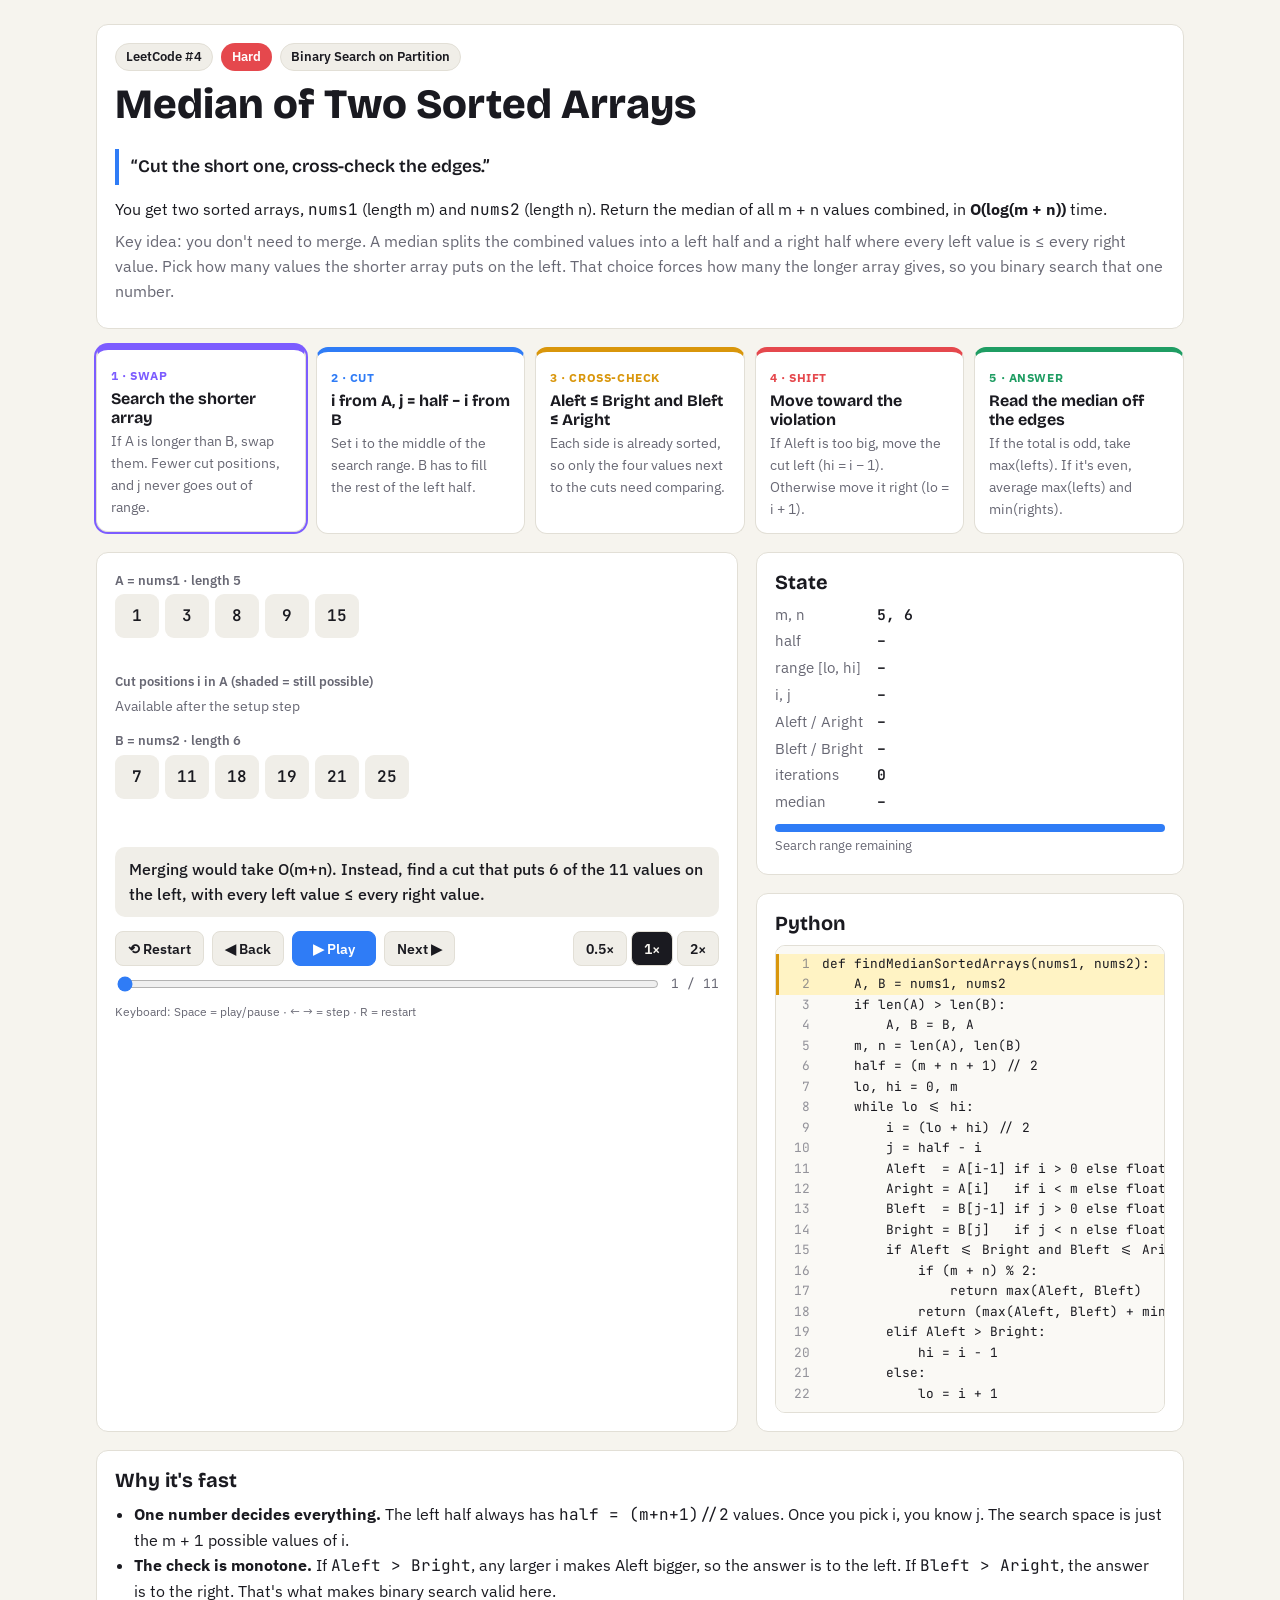
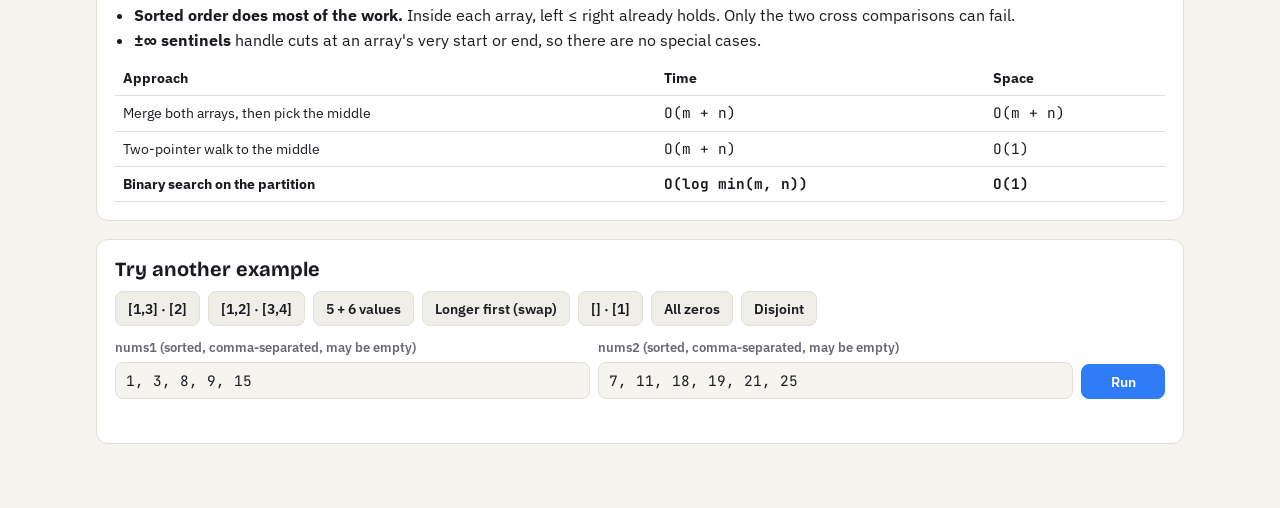
<file: problems/4-median-of-two-sorted-arrays.html>
<!DOCTYPE html>
<html lang="en">
<head>
<meta charset="UTF-8">
<meta name="viewport" content="width=device-width, initial-scale=1">
<title>4. Median of Two Sorted Arrays — Interactive Explanation</title>
<link rel="preconnect" href="https://fonts.googleapis.com">
<link rel="preconnect" href="https://fonts.gstatic.com" crossorigin>
<link href="https://fonts.googleapis.com/css2?family=Bricolage+Grotesque:wght@600;800&family=IBM+Plex+Sans:wght@400;500;600&family=JetBrains+Mono:wght@400;600&display=swap" rel="stylesheet">
<style>
  :root {
    --bg: #f6f4ee;
    --card: #ffffff;
    --ink: #1a1a20;
    --muted: #686874;
    --line: #e2dfd6;
    --swap: #7c5cff;
    --cut: #2f7cf6;
    --check: #d9960b;
    --shift: #e5484d;
    --answer: #1f9d63;
    --left-bg: #dcebff;
    --left-ink: #0f4aa8;
    --right-bg: #fde8d4;
    --right-ink: #9a4a06;
    --tile-bg: #f0eee8;
    --code-bg: #faf9f5;
    --hl: #fff3c4;
    --focus: #2f7cf6;
    --radius: 12px;
  }
  @media (prefers-color-scheme: dark) {
    :root {
      --bg: #111216;
      --card: #1a1c22;
      --ink: #ececf1;
      --muted: #9a9aa8;
      --line: #2c2f38;
      --swap: #9d85ff;
      --cut: #5e9bff;
      --check: #f2b534;
      --shift: #ff6b70;
      --answer: #3ccf8e;
      --left-bg: #17304f;
      --left-ink: #a9ccff;
      --right-bg: #43290f;
      --right-ink: #ffc58f;
      --tile-bg: #24262e;
      --code-bg: #15161b;
      --hl: #3a3417;
      --focus: #7fb0ff;
    }
  }
  * { box-sizing: border-box; }
  body {
    margin: 0;
    background: var(--bg);
    color: var(--ink);
    font: 16px/1.55 "IBM Plex Sans", system-ui, sans-serif;
  }
  main { max-width: 1120px; margin: 0 auto; padding: 24px 16px 64px; }
  h1, h2, h3 { font-family: "Bricolage Grotesque", system-ui, sans-serif; line-height: 1.15; margin: 0 0 .5em; }
  h1 { font-size: clamp(1.8rem, 4vw, 2.6rem); font-weight: 800; }
  h2 { font-size: 1.25rem; font-weight: 700; }
  code, .mono { font-family: "JetBrains Mono", ui-monospace, monospace; }
  .card {
    background: var(--card);
    border: 1px solid var(--line);
    border-radius: var(--radius);
    padding: 18px;
  }
  header.card { margin-bottom: 18px; }
  .badges { display: flex; flex-wrap: wrap; gap: 8px; margin-bottom: 10px; }
  .badge {
    font-size: .8rem; font-weight: 600; padding: 3px 10px; border-radius: 999px;
    border: 1px solid var(--line); background: var(--tile-bg);
  }
  .badge.hard { color: #fff; background: var(--shift); border-color: transparent; }
  .mnemonic {
    font-family: "Bricolage Grotesque", sans-serif; font-weight: 600; font-size: 1.1rem;
    border-left: 4px solid var(--cut); padding: 4px 12px; margin: 12px 0;
  }
  header p { margin: .4em 0; color: var(--ink); }
  header .muted, .muted { color: var(--muted); }

  .moves { display: grid; grid-template-columns: repeat(auto-fit, minmax(190px, 1fr)); gap: 10px; margin-bottom: 18px; }
  .move {
    background: var(--card); border: 1px solid var(--line); border-radius: var(--radius);
    padding: 12px 14px; border-top: 5px solid var(--c); transition: transform .2s, box-shadow .2s;
  }
  .move.active { box-shadow: 0 0 0 2px var(--c); transform: translateY(-2px); }
  .move .tag {
    display: inline-block; font-size: .72rem; font-weight: 700; letter-spacing: .05em; text-transform: uppercase;
    color: var(--c);
  }
  .move h3 { font-size: 1rem; margin: 4px 0; }
  .move p { margin: 0; font-size: .88rem; color: var(--muted); }

  .grid { display: grid; grid-template-columns: minmax(0, 1.5fr) minmax(0, 1fr); gap: 18px; }
  @media (max-width: 860px) { .grid { grid-template-columns: 1fr; } }

  .stage { display: flex; flex-direction: column; gap: 14px; }
  .row-label { font-size: .8rem; font-weight: 600; color: var(--muted); margin-bottom: 4px; }
  .row { display: flex; flex-wrap: wrap; align-items: flex-start; gap: 6px; min-height: 64px; }
  .tile {
    position: relative; width: 44px; height: 44px; border-radius: 9px;
    display: grid; place-items: center; font-family: "JetBrains Mono", monospace; font-weight: 600;
    background: var(--tile-bg); border: 2px solid transparent;
    transition: background .3s, color .3s, border-color .3s, transform .3s;
  }
  .tile.left { background: var(--left-bg); color: var(--left-ink); }
  .tile.right { background: var(--right-bg); color: var(--right-ink); }
  .tile.edge { border-color: var(--check); transform: translateY(-3px); }
  .tile .lbl {
    position: absolute; top: 48px; left: 50%; transform: translateX(-50%);
    font-size: .64rem; font-weight: 600; color: var(--check); white-space: nowrap;
  }
  .tile.empty { width: auto; padding: 0 12px; color: var(--muted); font-weight: 400; font-size: .85rem; }
  .row.has-edges { margin-bottom: 16px; }
  .cut {
    width: 4px; height: 52px; margin: -4px 2px 0; border-radius: 2px; background: var(--cut);
    position: relative;
  }
  .cut::after {
    content: attr(data-label); position: absolute; top: -18px; left: 50%; transform: translateX(-50%);
    font: 600 .7rem "JetBrains Mono", monospace; color: var(--cut); white-space: nowrap;
  }
  .row.cut-row { padding-top: 16px; }

  .rail { display: flex; flex-wrap: wrap; gap: 4px; align-items: center; }
  .rail .slot {
    min-width: 28px; height: 26px; border-radius: 6px; display: grid; place-items: center;
    font: 600 .75rem "JetBrains Mono", monospace; color: var(--muted);
    border: 1px dashed var(--line);
  }
  .rail .slot.in { background: color-mix(in srgb, var(--cut) 15%, transparent); color: var(--ink); border-style: solid; border-color: color-mix(in srgb, var(--cut) 40%, transparent); }
  .rail .slot.cur { background: var(--cut); color: #fff; border-color: var(--cut); }
  .rail .cap { font-size: .78rem; color: var(--muted); margin-right: 6px; }

  .checks { display: grid; gap: 6px; }
  .chk {
    font-family: "JetBrains Mono", monospace; font-size: .88rem; padding: 6px 10px; border-radius: 8px;
    background: var(--tile-bg); border-left: 4px solid var(--line);
  }
  .chk.ok { border-left-color: var(--answer); }
  .chk.bad { border-left-color: var(--shift); }
  .answer-box {
    font-family: "Bricolage Grotesque", sans-serif; font-weight: 800; font-size: 1.4rem;
    color: var(--answer); padding: 8px 12px; border: 2px solid var(--answer); border-radius: 10px; text-align: center;
  }
  .merged .tile { width: 36px; height: 36px; font-size: .85rem; }
  .merged .tile.mid { border-color: var(--answer); }

  .narration {
    min-height: 3.2em; padding: 10px 14px; border-radius: 10px;
    background: var(--tile-bg); font-weight: 500;
  }

  .controls { display: flex; flex-wrap: wrap; gap: 8px; align-items: center; }
  button {
    font: 600 .9rem "IBM Plex Sans", sans-serif; color: var(--ink);
    background: var(--tile-bg); border: 1px solid var(--line); border-radius: 8px;
    padding: 7px 12px; cursor: pointer;
  }
  button:hover { border-color: var(--cut); }
  button.primary { background: var(--cut); color: #fff; border-color: var(--cut); min-width: 84px; }
  button[aria-pressed="true"] { background: var(--ink); color: var(--bg); }
  button:focus-visible, input:focus-visible { outline: 3px solid var(--focus); outline-offset: 2px; }
  .speed { display: flex; gap: 4px; margin-left: auto; }
  .scrub { display: flex; gap: 10px; align-items: center; width: 100%; }
  .scrub input { flex: 1; accent-color: var(--cut); }
  .scrub span { font: .8rem "JetBrains Mono", monospace; color: var(--muted); white-space: nowrap; }
  .kbd { font-size: .78rem; color: var(--muted); }

  .side { display: flex; flex-direction: column; gap: 18px; }
  .state dl { display: grid; grid-template-columns: auto 1fr; gap: 4px 14px; margin: 0; font-size: .92rem; }
  .state dt { color: var(--muted); }
  .state dd { margin: 0; font-family: "JetBrains Mono", monospace; font-weight: 600; }
  .bar { height: 8px; background: var(--tile-bg); border-radius: 4px; overflow: hidden; margin-top: 10px; }
  .bar > div { height: 100%; background: var(--cut); transition: width .3s; }

  pre.code {
    margin: 0; background: var(--code-bg); border: 1px solid var(--line); border-radius: 10px;
    padding: 8px 0; overflow-x: auto; font: .8rem/1.6 "JetBrains Mono", monospace;
  }
  .ln { display: block; padding: 0 12px 0 0; white-space: pre; border-left: 3px solid transparent; }
  .ln::before {
    content: attr(data-line); display: inline-block; width: 2.4em; text-align: right; margin-right: 12px;
    color: var(--muted); opacity: .7;
  }
  .ln.hl { background: var(--hl); border-left-color: var(--check); }

  section.card { margin-top: 18px; }
  .why ul { margin: .4em 0; padding-left: 1.2em; }
  table { border-collapse: collapse; width: 100%; font-size: .9rem; margin-top: 8px; }
  th, td { text-align: left; padding: 6px 8px; border-bottom: 1px solid var(--line); }

  .try .presets { display: flex; flex-wrap: wrap; gap: 8px; margin-bottom: 12px; }
  .try form { display: grid; grid-template-columns: 1fr 1fr auto; gap: 8px; align-items: end; }
  @media (max-width: 560px) { .try form { grid-template-columns: 1fr; } }
  .try label { font-size: .82rem; font-weight: 600; color: var(--muted); display: block; margin-bottom: 3px; }
  .try input[type=text] {
    width: 100%; font: .9rem "JetBrains Mono", monospace; padding: 8px 10px;
    border-radius: 8px; border: 1px solid var(--line); background: var(--bg); color: var(--ink);
  }
  .error { color: var(--shift); font-size: .88rem; min-height: 1.3em; margin-top: 8px; }

  @media (max-width: 440px) {
    main { padding: 16px 10px 48px; }
    .tile { width: 36px; height: 36px; font-size: .85rem; }
    .tile .lbl { top: 40px; }
    .cut { height: 44px; }
    .speed { margin-left: 0; }
  }
  @media (prefers-reduced-motion: reduce) {
    *, *::before, *::after { transition: none !important; animation: none !important; }
    .tile.edge, .move.active { transform: none; }
  }
</style>
</head>
<body>
<main>
  <header class="card">
    <div class="badges">
      <span class="badge">LeetCode #4</span>
      <span class="badge hard">Hard</span>
      <span class="badge">Binary Search on Partition</span>
    </div>
    <h1>Median of Two Sorted Arrays</h1>
    <div class="mnemonic">“Cut the short one, cross-check the edges.”</div>
    <p>You get two sorted arrays, <code>nums1</code> (length m) and <code>nums2</code> (length n). Return the median of all m + n values combined, in <strong>O(log(m + n))</strong> time.</p>
    <p class="muted">Key idea: you don't need to merge. A median splits the combined values into a left half and a right half where every left value is ≤ every right value. Pick how many values the shorter array puts on the left. That choice forces how many the longer array gives, so you binary search that one number.</p>
  </header>

  <div class="moves" role="list">
    <div class="move" role="listitem" data-move="swap" style="--c: var(--swap)">
      <span class="tag">1 · Swap</span>
      <h3>Search the shorter array</h3>
      <p>If A is longer than B, swap them. Fewer cut positions, and j never goes out of range.</p>
    </div>
    <div class="move" role="listitem" data-move="cut" style="--c: var(--cut)">
      <span class="tag">2 · Cut</span>
      <h3>i from A, j = half − i from B</h3>
      <p>Set i to the middle of the search range. B has to fill the rest of the left half.</p>
    </div>
    <div class="move" role="listitem" data-move="check" style="--c: var(--check)">
      <span class="tag">3 · Cross-check</span>
      <h3>Aleft ≤ Bright and Bleft ≤ Aright</h3>
      <p>Each side is already sorted, so only the four values next to the cuts need comparing.</p>
    </div>
    <div class="move" role="listitem" data-move="shift" style="--c: var(--shift)">
      <span class="tag">4 · Shift</span>
      <h3>Move toward the violation</h3>
      <p>If Aleft is too big, move the cut left (hi = i − 1). Otherwise move it right (lo = i + 1).</p>
    </div>
    <div class="move" role="listitem" data-move="answer" style="--c: var(--answer)">
      <span class="tag">5 · Answer</span>
      <h3>Read the median off the edges</h3>
      <p>If the total is odd, take max(lefts). If it's even, average max(lefts) and min(rights).</p>
    </div>
  </div>

  <div class="grid">
    <div class="card stage" aria-label="Algorithm visualization">
      <div>
        <div class="row-label" id="labelA">A</div>
        <div class="row" id="rowA"></div>
      </div>
      <div>
        <div class="row-label">Cut positions i in A (shaded = still possible)</div>
        <div class="rail" id="rail"></div>
      </div>
      <div>
        <div class="row-label" id="labelB">B</div>
        <div class="row" id="rowB"></div>
      </div>
      <div class="checks" id="checks"></div>
      <div id="mergedWrap" hidden>
        <div class="row-label">Merged, only to verify (the algorithm never builds this)</div>
        <div class="row merged" id="merged"></div>
      </div>
      <div class="narration" id="narration" aria-live="polite"></div>
      <div class="controls">
        <button id="btnRestart" title="Restart (R)">⟲ Restart</button>
        <button id="btnBack" title="Back (←)">◀ Back</button>
        <button id="btnPlay" class="primary" title="Play/Pause (Space)">▶ Play</button>
        <button id="btnNext" title="Next (→)">Next ▶</button>
        <div class="speed" role="group" aria-label="Playback speed">
          <button data-speed="0.5" aria-pressed="false">0.5×</button>
          <button data-speed="1" aria-pressed="true">1×</button>
          <button data-speed="2" aria-pressed="false">2×</button>
        </div>
        <div class="scrub">
          <input type="range" id="scrub" min="0" max="0" value="0" aria-label="Frame">
          <span id="frameNum">1 / 1</span>
        </div>
        <div class="kbd">Keyboard: Space = play/pause · ← → = step · R = restart</div>
      </div>
    </div>

    <div class="side">
      <div class="card state">
        <h2>State</h2>
        <dl>
          <dt>m, n</dt><dd id="sMN">–</dd>
          <dt>half</dt><dd id="sHalf">–</dd>
          <dt>range [lo, hi]</dt><dd id="sRange">–</dd>
          <dt>i, j</dt><dd id="sIJ">–</dd>
          <dt>Aleft / Aright</dt><dd id="sA">–</dd>
          <dt>Bleft / Bright</dt><dd id="sB">–</dd>
          <dt>iterations</dt><dd id="sOps">0</dd>
          <dt>median</dt><dd id="sAns">–</dd>
        </dl>
        <div class="bar" aria-hidden="true"><div id="rangeBar" style="width:100%"></div></div>
        <div class="muted" style="font-size:.8rem;margin-top:4px" id="rangeCap">Search range remaining</div>
      </div>
      <div class="card">
        <h2>Python</h2>
<pre class="code" id="code"><span class="ln" data-line="1">def findMedianSortedArrays(nums1, nums2):</span><span class="ln" data-line="2">    A, B = nums1, nums2</span><span class="ln" data-line="3">    if len(A) &gt; len(B):</span><span class="ln" data-line="4">        A, B = B, A</span><span class="ln" data-line="5">    m, n = len(A), len(B)</span><span class="ln" data-line="6">    half = (m + n + 1) // 2</span><span class="ln" data-line="7">    lo, hi = 0, m</span><span class="ln" data-line="8">    while lo &lt;= hi:</span><span class="ln" data-line="9">        i = (lo + hi) // 2</span><span class="ln" data-line="10">        j = half - i</span><span class="ln" data-line="11">        Aleft  = A[i-1] if i &gt; 0 else float('-inf')</span><span class="ln" data-line="12">        Aright = A[i]   if i &lt; m else float('inf')</span><span class="ln" data-line="13">        Bleft  = B[j-1] if j &gt; 0 else float('-inf')</span><span class="ln" data-line="14">        Bright = B[j]   if j &lt; n else float('inf')</span><span class="ln" data-line="15">        if Aleft &lt;= Bright and Bleft &lt;= Aright:</span><span class="ln" data-line="16">            if (m + n) % 2:</span><span class="ln" data-line="17">                return max(Aleft, Bleft)</span><span class="ln" data-line="18">            return (max(Aleft, Bleft) + min(Aright, Bright)) / 2</span><span class="ln" data-line="19">        elif Aleft &gt; Bright:</span><span class="ln" data-line="20">            hi = i - 1</span><span class="ln" data-line="21">        else:</span><span class="ln" data-line="22">            lo = i + 1</span></pre>
      </div>
    </div>
  </div>

  <section class="card why">
    <h2>Why it's fast</h2>
    <ul>
      <li><strong>One number decides everything.</strong> The left half always has <code>half = (m+n+1)//2</code> values. Once you pick i, you know j. The search space is just the m + 1 possible values of i.</li>
      <li><strong>The check is monotone.</strong> If <code>Aleft &gt; Bright</code>, any larger i makes Aleft bigger, so the answer is to the left. If <code>Bleft &gt; Aright</code>, the answer is to the right. That's what makes binary search valid here.</li>
      <li><strong>Sorted order does most of the work.</strong> Inside each array, left ≤ right already holds. Only the two cross comparisons can fail.</li>
      <li><strong>±∞ sentinels</strong> handle cuts at an array's very start or end, so there are no special cases.</li>
    </ul>
    <table>
      <thead><tr><th>Approach</th><th>Time</th><th>Space</th></tr></thead>
      <tbody>
        <tr><td>Merge both arrays, then pick the middle</td><td class="mono">O(m + n)</td><td class="mono">O(m + n)</td></tr>
        <tr><td>Two-pointer walk to the middle</td><td class="mono">O(m + n)</td><td class="mono">O(1)</td></tr>
        <tr><td><strong>Binary search on the partition</strong></td><td class="mono"><strong>O(log min(m, n))</strong></td><td class="mono"><strong>O(1)</strong></td></tr>
      </tbody>
    </table>
  </section>

  <section class="card try">
    <h2>Try another example</h2>
    <div class="presets" id="presets"></div>
    <form id="customForm" novalidate>
      <div>
        <label for="in1">nums1 (sorted, comma-separated, may be empty)</label>
        <input type="text" id="in1" value="1, 3, 8, 9, 15" autocomplete="off">
      </div>
      <div>
        <label for="in2">nums2 (sorted, comma-separated, may be empty)</label>
        <input type="text" id="in2" value="7, 11, 18, 19, 21, 25" autocomplete="off">
      </div>
      <button type="submit" class="primary">Run</button>
    </form>
    <div class="error" id="error" role="alert"></div>
  </section>
</main>

<script>
(() => {
  "use strict";

  const PRESETS = [
    { name: "[1,3] · [2]", a: [1, 3], b: [2] },
    { name: "[1,2] · [3,4]", a: [1, 2], b: [3, 4] },
    { name: "5 + 6 values", a: [1, 3, 8, 9, 15], b: [7, 11, 18, 19, 21, 25] },
    { name: "Longer first (swap)", a: [2, 4, 6, 8, 10, 12], b: [1, 5] },
    { name: "[] · [1]", a: [], b: [1] },
    { name: "All zeros", a: [0, 0], b: [0, 0] },
    { name: "Disjoint", a: [10, 20, 30], b: [1, 2, 3, 4] },
  ];

  const fmt = v => v === -Infinity ? "−∞" : v === Infinity ? "+∞" : (v === null || v === undefined) ? "–" : String(v);
  const fmtAns = v => Number.isInteger(v) ? v.toFixed(1) : String(v);

  // ---------- Algorithm: record a frame snapshot at each step ----------
  function build(nums1, nums2) {
    const F = [];
    let A = nums1.slice(), B = nums2.slice(), swapped = false;
    let m = A.length, n = B.length;
    let half = null, lo = null, hi = null, i = null, j = null;
    let AL = null, AR = null, BL = null, BR = null, ok1 = null, ok2 = null, ans = null, ops = 0;

    const snap = (kind, move, lines, msg) => F.push({
      kind, move, lines, msg,
      A: A.slice(), B: B.slice(), m, n, half, lo, hi, i, j,
      AL, AR, BL, BR, ok1, ok2, ans, ops, swapped,
      orig1: nums1.slice(), orig2: nums2.slice()
    });

    const total = nums1.length + nums2.length;
    snap("start", "swap", [1, 2],
      `Merging would take O(m+n). Instead, find a cut that puts ${Math.floor((total + 1) / 2)} of the ${total} values on the left, with every left value ≤ every right value.`);

    if (A.length > B.length) {
      [A, B] = [B, A];
      swapped = true;
      m = A.length; n = B.length;
      snap("swap", "swap", [3, 4],
        `nums1 has ${nums1.length} values and nums2 has ${nums2.length}. Swap them so A is the shorter array. The binary search then covers only ${m + 1} cut positions.`);
    } else {
      snap("swap", "swap", [3],
        `A has ${m} value${m === 1 ? "" : "s"}, which is no more than B's ${n}. No swap. We binary search the cut positions in A.`);
    }

    half = Math.floor((m + n + 1) / 2);
    lo = 0; hi = m;
    snap("setup", "cut", [5, 6, 7],
      `The left half needs half = (${m}+${n}+1)//2 = ${half} values. The cut i in A can be anywhere from 0 to ${m}.`);

    while (lo <= hi) {
      ops++;
      i = Math.floor((lo + hi) / 2);
      j = half - i;
      AL = AR = BL = BR = null; ok1 = ok2 = null;
      snap("cut", "cut", [8, 9, 10],
        `Try the middle: i = (${lo}+${hi})//2 = ${i}. A puts ${i} value${i === 1 ? "" : "s"} on the left, so B must put j = ${half} − ${i} = ${j}.`);

      AL = i > 0 ? A[i - 1] : -Infinity;
      AR = i < m ? A[i] : Infinity;
      BL = j > 0 ? B[j - 1] : -Infinity;
      BR = j < n ? B[j] : Infinity;
      snap("edges", "cut", [11, 12, 13, 14],
        `Values on each side of the cuts: Aleft = ${fmt(AL)}, Aright = ${fmt(AR)}, Bleft = ${fmt(BL)}, Bright = ${fmt(BR)}.`);

      ok1 = AL <= BR; ok2 = BL <= AR;
      let msg;
      if (ok1 && ok2) msg = `Cross-check: Aleft ${fmt(AL)} ≤ Bright ${fmt(BR)} ✓ and Bleft ${fmt(BL)} ≤ Aright ${fmt(AR)} ✓. This cut works.`;
      else if (!ok1) msg = `Cross-check fails: Aleft ${fmt(AL)} > Bright ${fmt(BR)} ✗. A put too many values on the left.`;
      else msg = `Cross-check fails: Bleft ${fmt(BL)} > Aright ${fmt(AR)} ✗. A put too few values on the left.`;
      snap("check", "check", ok1 && ok2 ? [15] : [15, 19], msg);

      if (ok1 && ok2) {
        const maxL = Math.max(AL, BL), minR = Math.min(AR, BR);
        if ((m + n) % 2) {
          ans = maxL;
          snap("done", "answer", [16, 17],
            `The total, ${m + n}, is odd, so the median is the largest left value: max(${fmt(AL)}, ${fmt(BL)}) = ${fmtAns(ans)}.`);
        } else {
          ans = (maxL + minR) / 2;
          snap("done", "answer", [16, 18],
            `The total, ${m + n}, is even, so the median is (max(${fmt(AL)}, ${fmt(BL)}) + min(${fmt(AR)}, ${fmt(BR)})) / 2 = (${maxL} + ${minR}) / 2 = ${fmtAns(ans)}.`);
        }
        return F;
      } else if (AL > BR) {
        hi = i - 1;
        snap("shift", "shift", [19, 20],
          `Move the cut in A left: hi = i − 1 = ${hi}. The search range is now [${lo}, ${hi}].`);
      } else {
        lo = i + 1;
        snap("shift", "shift", [21, 22],
          `Move the cut in A right: lo = i + 1 = ${lo}. The search range is now [${lo}, ${hi}].`);
      }
    }
    return F; // unreachable for valid sorted input
  }

  function bruteMedian(a, b) {
    const all = a.concat(b).sort((x, y) => x - y);
    const k = all.length;
    return k % 2 ? all[(k - 1) / 2] : (all[k / 2 - 1] + all[k / 2]) / 2;
  }

  // Self-checks against a brute-force merge
  for (const p of PRESETS) {
    const fr = build(p.a, p.b);
    const last = fr[fr.length - 1];
    console.assert(last.kind === "done", "Preset did not finish:", p.name);
    console.assert(last.ans === bruteMedian(p.a, p.b), "Wrong median for", p.name, last.ans, bruteMedian(p.a, p.b));
  }
  console.assert(build([1, 3], [2]).at(-1).ans === 2, "LC example 1");
  console.assert(build([1, 2], [3, 4]).at(-1).ans === 2.5, "LC example 2");

  // ---------- Rendering ----------
  const $ = id => document.getElementById(id);
  const rowA = $("rowA"), rowB = $("rowB"), rail = $("rail"), checks = $("checks");
  const narration = $("narration"), scrub = $("scrub"), frameNum = $("frameNum");
  const btnPlay = $("btnPlay");
  const codeLines = [...document.querySelectorAll("#code .ln")];
  const moveCards = [...document.querySelectorAll(".move")];

  let frames = [], cur = 0, playing = false, timer = null, speed = 1;

  function renderRow(el, arr, cut, name, showEdges) {
    el.innerHTML = "";
    el.classList.toggle("cut-row", cut !== null);
    el.classList.toggle("has-edges", !!showEdges);
    const addCut = () => {
      const c = document.createElement("div");
      c.className = "cut";
      c.dataset.label = name === "A" ? `i=${cut}` : `j=${cut}`;
      c.setAttribute("aria-hidden", "true");
      el.appendChild(c);
    };
    if (arr.length === 0) {
      if (cut !== null) addCut();
      const t = document.createElement("div");
      t.className = "tile empty";
      t.textContent = "(empty)";
      el.appendChild(t);
      return;
    }
    arr.forEach((v, k) => {
      if (cut === k) addCut();
      const t = document.createElement("div");
      t.className = "tile";
      t.textContent = v;
      if (cut !== null) t.classList.add(k < cut ? "left" : "right");
      if (showEdges && (k === cut - 1 || k === cut)) {
        t.classList.add("edge");
        const l = document.createElement("span");
        l.className = "lbl";
        l.textContent = name + (k < cut ? "left" : "right");
        t.appendChild(l);
      }
      t.setAttribute("aria-label", `${name}[${k}] = ${v}${cut !== null ? (k < cut ? ", left half" : ", right half") : ""}`);
      el.appendChild(t);
    });
    if (cut === arr.length) addCut();
  }

  function show(idx) {
    cur = Math.max(0, Math.min(idx, frames.length - 1));
    const f = frames[cur];

    narration.textContent = f.msg;
    moveCards.forEach(el => el.classList.toggle("active", el.dataset.move === f.move));
    codeLines.forEach(el => el.classList.toggle("hl", f.lines.includes(+el.dataset.line)));

    const aIsNums2 = f.swapped;
    $("labelA").textContent = `A = ${aIsNums2 ? "nums2 (swapped)" : "nums1"} · length ${f.A.length}`;
    $("labelB").textContent = `B = ${aIsNums2 ? "nums1 (swapped)" : "nums2"} · length ${f.B.length}`;

    const edges = f.AL !== null;
    renderRow(rowA, f.A, f.i, "A", edges);
    renderRow(rowB, f.B, f.j, "B", edges);

    // Cut rail
    rail.innerHTML = "";
    if (f.lo !== null) {
      const cap = document.createElement("span");
      cap.className = "cap";
      cap.textContent = "i ∈";
      rail.appendChild(cap);
      for (let k = 0; k <= f.m; k++) {
        const s = document.createElement("div");
        s.className = "slot";
        if (k >= f.lo && k <= f.hi) s.classList.add("in");
        if (k === f.i && f.kind !== "shift") s.classList.add("cur");
        s.textContent = k;
        rail.appendChild(s);
      }
    } else {
      rail.innerHTML = '<span class="muted" style="font-size:.85rem">Available after the setup step</span>';
    }

    // Cross-checks
    checks.innerHTML = "";
    if (f.ok1 !== null) {
      const c1 = document.createElement("div");
      c1.className = "chk " + (f.ok1 ? "ok" : "bad");
      c1.textContent = `Aleft ≤ Bright :  ${fmt(f.AL)} ≤ ${fmt(f.BR)}  ${f.ok1 ? "✓" : "✗"}`;
      const c2 = document.createElement("div");
      c2.className = "chk " + (f.ok2 ? "ok" : "bad");
      c2.textContent = `Bleft ≤ Aright :  ${fmt(f.BL)} ≤ ${fmt(f.AR)}  ${f.ok2 ? "✓" : "✗"}`;
      checks.append(c1, c2);
    }
    if (f.ans !== null) {
      const a = document.createElement("div");
      a.className = "answer-box";
      a.textContent = `Median = ${fmtAns(f.ans)}`;
      checks.appendChild(a);
    }

    // Merged verification strip (done frame only)
    const mw = $("mergedWrap");
    if (f.kind === "done") {
      mw.hidden = false;
      const all = f.orig1.concat(f.orig2).sort((x, y) => x - y);
      const k = all.length;
      const mids = k % 2 ? [(k - 1) / 2] : [k / 2 - 1, k / 2];
      const mg = $("merged");
      mg.innerHTML = "";
      all.forEach((v, idx2) => {
        const t = document.createElement("div");
        t.className = "tile " + (idx2 < f.half ? "left" : "right") + (mids.includes(idx2) ? " mid" : "");
        t.textContent = v;
        mg.appendChild(t);
      });
    } else mw.hidden = true;

    // State panel
    $("sMN").textContent = `${f.m}, ${f.n}`;
    $("sHalf").textContent = f.half === null ? "–" : f.half;
    $("sRange").textContent = f.lo === null ? "–" : (f.lo <= f.hi ? `[${f.lo}, ${f.hi}]` : "empty");
    $("sIJ").textContent = f.i === null ? "–" : `${f.i}, ${f.j}`;
    $("sA").textContent = f.AL === null ? "–" : `${fmt(f.AL)} / ${fmt(f.AR)}`;
    $("sB").textContent = f.BL === null ? "–" : `${fmt(f.BL)} / ${fmt(f.BR)}`;
    $("sOps").textContent = f.ops;
    $("sAns").textContent = f.ans === null ? "–" : fmtAns(f.ans);
    if (f.lo !== null) {
      const width = Math.max(0, f.hi - f.lo + 1);
      const pct = f.kind === "done" ? 100 / (f.m + 1) : (width / (f.m + 1)) * 100;
      $("rangeBar").style.width = pct + "%";
      $("rangeCap").textContent = f.kind === "done"
        ? `Found after ${f.ops} iteration${f.ops === 1 ? "" : "s"} (at most ⌈log₂(${f.m + 1})⌉ = ${Math.ceil(Math.log2(f.m + 1)) || 1})`
        : `${width} of ${f.m + 1} cut positions still possible`;
    } else {
      $("rangeBar").style.width = "100%";
      $("rangeCap").textContent = "Search range remaining";
    }

    scrub.value = cur;
    frameNum.textContent = `${cur + 1} / ${frames.length}`;
  }

  // ---------- Controls ----------
  function setPlaying(p) {
    playing = p;
    btnPlay.textContent = p ? "❚❚ Pause" : "▶ Play";
    btnPlay.setAttribute("aria-label", p ? "Pause" : "Play");
    clearTimeout(timer);
    if (p) tick();
  }
  function tick() {
    if (!playing) return;
    if (cur >= frames.length - 1) { setPlaying(false); return; }
    timer = setTimeout(() => { show(cur + 1); tick(); }, 1400 / speed);
  }
  function load(a, b) {
    setPlaying(false);
    frames = build(a, b);
    scrub.max = frames.length - 1;
    show(0);
  }

  btnPlay.addEventListener("click", () => {
    if (!playing && cur >= frames.length - 1) show(0);
    setPlaying(!playing);
  });
  $("btnNext").addEventListener("click", () => { setPlaying(false); show(cur + 1); });
  $("btnBack").addEventListener("click", () => { setPlaying(false); show(cur - 1); });
  $("btnRestart").addEventListener("click", () => { setPlaying(false); show(0); });
  scrub.addEventListener("input", () => { setPlaying(false); show(+scrub.value); });
  document.querySelectorAll("[data-speed]").forEach(b => b.addEventListener("click", () => {
    speed = +b.dataset.speed;
    document.querySelectorAll("[data-speed]").forEach(x => x.setAttribute("aria-pressed", x === b ? "true" : "false"));
    if (playing) { clearTimeout(timer); tick(); }
  }));

  document.addEventListener("keydown", e => {
    const tag = (e.target.tagName || "").toLowerCase();
    if (tag === "input" || tag === "textarea") return;
    if (e.key === " " || e.code === "Space") {
      if (tag === "button") return; // let buttons handle their own activation
      e.preventDefault(); btnPlay.click();
    } else if (e.key === "ArrowRight") { e.preventDefault(); setPlaying(false); show(cur + 1); }
    else if (e.key === "ArrowLeft") { e.preventDefault(); setPlaying(false); show(cur - 1); }
    else if (e.key === "r" || e.key === "R") { setPlaying(false); show(0); }
  });

  // ---------- Presets & custom input ----------
  const presetsEl = $("presets");
  PRESETS.forEach(p => {
    const b = document.createElement("button");
    b.type = "button";
    b.textContent = p.name;
    b.addEventListener("click", () => {
      $("in1").value = p.a.join(", ");
      $("in2").value = p.b.join(", ");
      $("error").textContent = "";
      load(p.a, p.b);
    });
    presetsEl.appendChild(b);
  });

  function parse(str, name) {
    const s = str.trim().replace(/^\[/, "").replace(/\]$/, "").trim();
    if (s === "") return [];
    const parts = s.split(/[\s,]+/).filter(Boolean);
    const out = [];
    for (const p of parts) {
      if (!/^-?\d+$/.test(p)) throw new Error(`${name}: “${p}” is not an integer.`);
      const v = Number(p);
      if (Math.abs(v) > 1e6) throw new Error(`${name}: values must be between −10⁶ and 10⁶.`);
      out.push(v);
    }
    if (out.length > 12) throw new Error(`${name}: at most 12 values, to keep the display readable.`);
    for (let k = 1; k < out.length; k++) {
      if (out[k] < out[k - 1]) throw new Error(`${name} must be sorted in non-decreasing order (${out[k - 1]} comes before ${out[k]}).`);
    }
    return out;
  }

  $("customForm").addEventListener("submit", e => {
    e.preventDefault();
    const err = $("error");
    try {
      const a = parse($("in1").value, "nums1");
      const b = parse($("in2").value, "nums2");
      if (a.length + b.length === 0) throw new Error("At least one array must be non-empty.");
      err.textContent = "";
      load(a, b);
      const last = frames[frames.length - 1];
      console.assert(last.ans === bruteMedian(a, b), "Custom input mismatch", a, b);
    } catch (ex) {
      err.textContent = ex.message;
    }
  });

  load(PRESETS[2].a, PRESETS[2].b);
})();
</script>
</body>
</html>
</file>
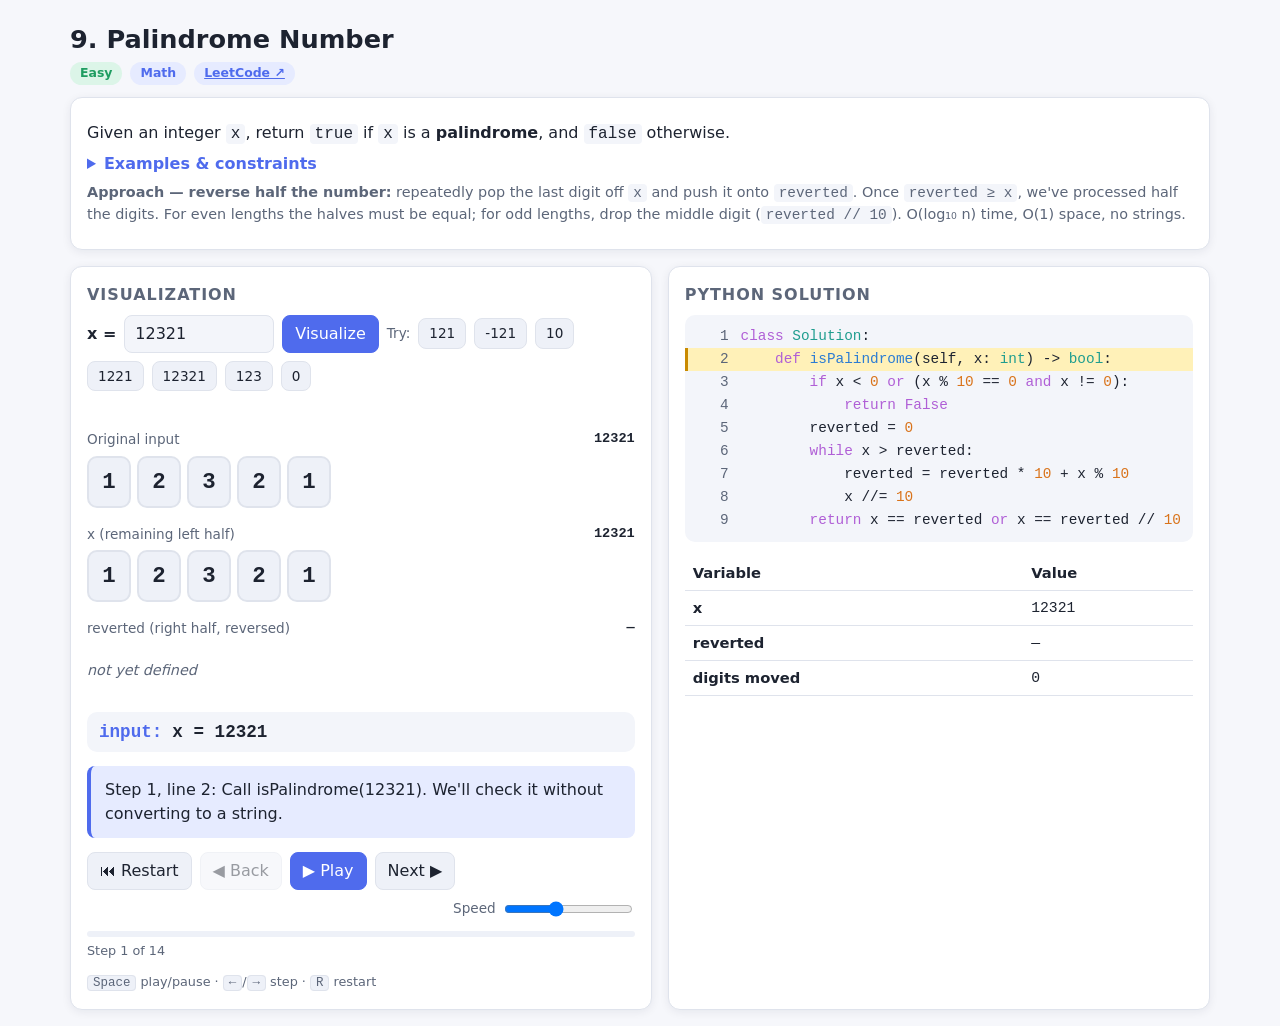
<file: problems/9-palindrome-number.html>
<!DOCTYPE html>
<html lang="en">
<head>
<meta charset="UTF-8">
<meta name="viewport" content="width=device-width, initial-scale=1">
<title>9. Palindrome Number — Interactive Visualization</title>
<style>
:root{
  --bg:#f6f7fb;--panel:#ffffff;--text:#1d2330;--muted:#5c6679;--border:#dfe3ec;
  --accent:#4f6bed;--accent-soft:#e6ebff;--good:#1f9d61;--good-soft:#dcf5e8;
  --bad:#d64545;--bad-soft:#fde4e4;--warn:#c98a00;--warn-soft:#fff3d1;
  --code-bg:#f3f5fa;--line-hl:#fff1b8;--tile:#eef1f8;--shadow:0 2px 10px rgba(20,30,60,.07);
}
@media (prefers-color-scheme:dark){
  :root{
    --bg:#11141b;--panel:#1a1f2a;--text:#e5e9f2;--muted:#9aa4b8;--border:#2c3342;
    --accent:#7b93ff;--accent-soft:#252f52;--good:#46c98a;--good-soft:#173a2a;
    --bad:#ff6b6b;--bad-soft:#3d1d1f;--warn:#f0b73a;--warn-soft:#3a3016;
    --code-bg:#141821;--line-hl:#3a3418;--tile:#232a38;--shadow:0 2px 10px rgba(0,0,0,.35);
  }
}
*{box-sizing:border-box}
body{margin:0;font-family:system-ui,-apple-system,"Segoe UI",Roboto,sans-serif;background:var(--bg);color:var(--text);line-height:1.5}
.wrap{max-width:1180px;margin:0 auto;padding:20px}
header h1{margin:0 0 4px;font-size:1.6rem}
.badges{display:flex;gap:8px;flex-wrap:wrap;margin-bottom:12px}
.badge{font-size:.78rem;padding:2px 10px;border-radius:999px;background:var(--accent-soft);color:var(--accent);font-weight:600}
.badge.easy{background:var(--good-soft);color:var(--good)}
.panel{background:var(--panel);border:1px solid var(--border);border-radius:12px;padding:16px;box-shadow:var(--shadow)}
.desc p{margin:.4em 0}
.desc pre{background:var(--code-bg);padding:8px 12px;border-radius:8px;overflow-x:auto;margin:.4em 0;font-size:.88rem}
code{font-family:ui-monospace,SFMono-Regular,Consolas,monospace}
.desc code{background:var(--code-bg);padding:1px 5px;border-radius:4px}
details summary{cursor:pointer;font-weight:600;color:var(--accent)}
.grid{display:grid;grid-template-columns:1.25fr 1fr;gap:16px;margin-top:16px}
@media (max-width:860px){.grid{grid-template-columns:1fr}}
.inputs{display:flex;flex-wrap:wrap;gap:8px;align-items:center;margin-bottom:14px}
.inputs label{font-weight:600}
input[type=text]{font:inherit;padding:6px 10px;border-radius:8px;border:1px solid var(--border);background:var(--code-bg);color:var(--text);width:150px}
button{font:inherit;cursor:pointer;border-radius:8px;border:1px solid var(--border);background:var(--tile);color:var(--text);padding:6px 12px;transition:background .15s,transform .05s}
button:hover{background:var(--accent-soft)}
button:active{transform:translateY(1px)}
button:focus-visible,input:focus-visible{outline:3px solid var(--accent);outline-offset:2px}
button.primary{background:var(--accent);color:#fff;border-color:var(--accent)}
button.primary:hover{filter:brightness(1.08);background:var(--accent)}
button:disabled{opacity:.45;cursor:not-allowed}
.preset{font-size:.85rem;padding:4px 10px}
.err{color:var(--bad);font-size:.85rem;min-height:1.2em;width:100%}
.stage h3,.side h3{margin:0 0 8px;font-size:1rem;color:var(--muted);text-transform:uppercase;letter-spacing:.06em}
.row{margin:10px 0 16px}
.row-label{font-size:.85rem;color:var(--muted);margin-bottom:6px;display:flex;justify-content:space-between}
.row-label b{color:var(--text);font-family:ui-monospace,Consolas,monospace}
.tiles{display:flex;gap:6px;flex-wrap:wrap;min-height:52px;align-items:center}
.tile{width:44px;height:52px;display:flex;align-items:center;justify-content:center;border-radius:10px;background:var(--tile);border:2px solid var(--border);font:700 1.4rem ui-monospace,Consolas,monospace;transition:all .3s}
.tile.used{opacity:.35}
.tile.consumed{background:var(--accent-soft);border-color:var(--accent);color:var(--accent)}
.tile.pop{background:var(--warn-soft);border-color:var(--warn);color:var(--warn);transform:translateY(-6px)}
.tile.new{background:var(--good-soft);border-color:var(--good);color:var(--good);animation:drop .35s ease}
.tile.neg{background:var(--bad-soft);border-color:var(--bad);color:var(--bad)}
.tile.mid{border-style:dashed}
.empty{color:var(--muted);font-style:italic;font-size:.9rem}
@keyframes drop{from{transform:translateY(-14px);opacity:0}to{transform:none;opacity:1}}
.compare{display:flex;align-items:center;gap:10px;font:600 1.1rem ui-monospace,Consolas,monospace;padding:10px 12px;border-radius:10px;background:var(--code-bg);flex-wrap:wrap}
.compare .op{color:var(--accent)}
.result{margin-top:12px;padding:10px 14px;border-radius:10px;font-weight:700;display:none}
.result.show{display:block}
.result.true{background:var(--good-soft);color:var(--good)}
.result.false{background:var(--bad-soft);color:var(--bad)}
.narr{margin-top:14px;padding:12px 14px;border-left:4px solid var(--accent);background:var(--accent-soft);border-radius:8px;min-height:3.2em}
.controls{display:flex;gap:8px;flex-wrap:wrap;align-items:center;margin-top:14px}
.speed{display:flex;align-items:center;gap:6px;font-size:.85rem;color:var(--muted);margin-left:auto}
.progress{height:6px;border-radius:3px;background:var(--tile);margin-top:12px;overflow:hidden}
.progress>div{height:100%;background:var(--accent);width:0;transition:width .25s}
.stepinfo{font-size:.8rem;color:var(--muted);margin-top:4px}
.code{background:var(--code-bg);border-radius:10px;padding:10px 0;font:0.9rem/1.6 ui-monospace,SFMono-Regular,Consolas,monospace;overflow-x:auto}
.ln{display:flex;padding:0 12px;white-space:pre;border-left:3px solid transparent;transition:background .2s}
.ln .no{width:2em;color:var(--muted);user-select:none;text-align:right;margin-right:12px;flex-shrink:0}
.ln.active{background:var(--line-hl);border-left-color:var(--warn)}
.kw{color:#b05fd6}.fn{color:#2b7cd3}.num{color:#d9731a}.ty{color:#1f9d8f}.cm{color:var(--muted)}
@media (prefers-color-scheme:dark){.kw{color:#d59cff}.fn{color:#7cb8ff}.num{color:#ffab66}.ty{color:#5fd4c4}}
table.vars{width:100%;border-collapse:collapse;margin-top:14px;font-size:.92rem}
table.vars th,table.vars td{text-align:left;padding:6px 8px;border-bottom:1px solid var(--border)}
table.vars td{font-family:ui-monospace,Consolas,monospace}
table.vars tr.changed td{color:var(--accent);font-weight:700}
.keys{font-size:.8rem;color:var(--muted);margin-top:12px}
kbd{background:var(--tile);border:1px solid var(--border);border-radius:4px;padding:0 5px;font-size:.78rem}
.idea{font-size:.9rem;color:var(--muted);margin-top:12px}
@media (prefers-reduced-motion:reduce){*{transition:none!important;animation:none!important}}
</style>
</head>
<body>
<div class="wrap">
<header>
  <h1>9. Palindrome Number</h1>
  <div class="badges">
    <span class="badge easy">Easy</span>
    <span class="badge">Math</span>
    <a class="badge" href="https://leetcode.com/problems/palindrome-number/" target="_blank" rel="noopener">LeetCode ↗</a>
  </div>
</header>

<section class="panel desc" aria-labelledby="desc-h">
  <h2 id="desc-h" class="sr-only" style="position:absolute;left:-9999px">Problem description</h2>
  <p>Given an integer <code>x</code>, return <code>true</code> if <code>x</code> is a <strong>palindrome</strong>, and <code>false</code> otherwise.</p>
  <details>
    <summary>Examples &amp; constraints</summary>
    <p><strong>Example 1:</strong></p>
    <pre><strong>Input:</strong> x = 121
<strong>Output:</strong> true
<strong>Explanation:</strong> 121 reads as 121 from left to right and from right to left.</pre>
    <p><strong>Example 2:</strong></p>
    <pre><strong>Input:</strong> x = -121
<strong>Output:</strong> false
<strong>Explanation:</strong> From left to right, it reads -121. From right to left, it becomes 121-. Therefore it is not a palindrome.</pre>
    <p><strong>Example 3:</strong></p>
    <pre><strong>Input:</strong> x = 10
<strong>Output:</strong> false
<strong>Explanation:</strong> Reads 01 from right to left. Therefore it is not a palindrome.</pre>
    <p><strong>Constraints:</strong> <code>-2<sup>31</sup> &lt;= x &lt;= 2<sup>31</sup> - 1</code></p>
    <p><strong>Follow up:</strong> Could you solve it without converting the integer to a string?</p>
  </details>
  <p class="idea"><strong>Approach — reverse half the number:</strong> repeatedly pop the last digit off <code>x</code> and push it onto <code>reverted</code>. Once <code>reverted ≥ x</code>, we've processed half the digits. For even lengths the halves must be equal; for odd lengths, drop the middle digit (<code>reverted // 10</code>). O(log₁₀ n) time, O(1) space, no strings.</p>
</section>

<div class="grid">
  <section class="panel stage" aria-labelledby="viz-h">
    <h3 id="viz-h">Visualization</h3>
    <div class="inputs">
      <label for="xin">x =</label>
      <input id="xin" type="text" inputmode="numeric" value="12321" aria-describedby="xerr">
      <button id="runBtn" class="primary" type="button">Visualize</button>
      <span style="color:var(--muted);font-size:.85rem">Try:</span>
      <button class="preset" type="button" data-v="121">121</button>
      <button class="preset" type="button" data-v="-121">-121</button>
      <button class="preset" type="button" data-v="10">10</button>
      <button class="preset" type="button" data-v="1221">1221</button>
      <button class="preset" type="button" data-v="12321">12321</button>
      <button class="preset" type="button" data-v="123">123</button>
      <button class="preset" type="button" data-v="0">0</button>
      <div id="xerr" class="err" role="alert"></div>
    </div>

    <div class="row">
      <div class="row-label"><span>Original input</span><b id="origVal"></b></div>
      <div class="tiles" id="origTiles" aria-hidden="true"></div>
    </div>
    <div class="row">
      <div class="row-label"><span>x (remaining left half)</span><b id="xVal"></b></div>
      <div class="tiles" id="xTiles" aria-hidden="true"></div>
    </div>
    <div class="row">
      <div class="row-label"><span>reverted (right half, reversed)</span><b id="rVal"></b></div>
      <div class="tiles" id="rTiles" aria-hidden="true"></div>
    </div>
    <div class="compare" id="compare" aria-hidden="true"></div>
    <div class="result" id="result"></div>

    <div class="narr" id="narr" aria-live="polite" aria-atomic="true"></div>

    <div class="controls" role="group" aria-label="Playback controls">
      <button id="restartBtn" type="button" aria-label="Restart (R)">⏮ Restart</button>
      <button id="backBtn" type="button" aria-label="Previous step (Left arrow)">◀ Back</button>
      <button id="playBtn" class="primary" type="button" aria-label="Play (Space)">▶ Play</button>
      <button id="nextBtn" type="button" aria-label="Next step (Right arrow)">Next ▶</button>
      <label class="speed">Speed
        <input id="speed" type="range" min="200" max="2000" step="100" value="900" aria-label="Delay between steps in milliseconds">
      </label>
    </div>
    <div class="progress" aria-hidden="true"><div id="bar"></div></div>
    <div class="stepinfo" id="stepinfo"></div>
    <div class="keys"><kbd>Space</kbd> play/pause · <kbd>←</kbd>/<kbd>→</kbd> step · <kbd>R</kbd> restart</div>
  </section>

  <section class="panel side" aria-labelledby="code-h">
    <h3 id="code-h">Python solution</h3>
    <div class="code" id="code" role="list" aria-label="Solution code"></div>
    <table class="vars" aria-label="Variable state">
      <thead><tr><th>Variable</th><th>Value</th></tr></thead>
      <tbody id="vars"></tbody>
    </table>
  </section>
</div>
</div>

<script>
(function(){
  "use strict";
  var CODE = [
    '<span class="kw">class</span> <span class="ty">Solution</span>:',
    '    <span class="kw">def</span> <span class="fn">isPalindrome</span>(self, x: <span class="ty">int</span>) -&gt; <span class="ty">bool</span>:',
    '        <span class="kw">if</span> x &lt; <span class="num">0</span> <span class="kw">or</span> (x % <span class="num">10</span> == <span class="num">0</span> <span class="kw">and</span> x != <span class="num">0</span>):',
    '            <span class="kw">return</span> <span class="kw">False</span>',
    '        reverted = <span class="num">0</span>',
    '        <span class="kw">while</span> x &gt; reverted:',
    '            reverted = reverted * <span class="num">10</span> + x % <span class="num">10</span>',
    '            x //= <span class="num">10</span>',
    '        <span class="kw">return</span> x == reverted <span class="kw">or</span> x == reverted // <span class="num">10</span>'
  ];
  var MIN = -2147483648, MAX = 2147483647;

  var $ = function(id){ return document.getElementById(id); };
  var codeEl = $("code");
  CODE.forEach(function(html, i){
    var d = document.createElement("div");
    d.className = "ln"; d.setAttribute("role","listitem");
    d.innerHTML = '<span class="no">' + (i+1) + '</span><span>' + html + '</span>';
    codeEl.appendChild(d);
  });
  var lineEls = codeEl.querySelectorAll(".ln");

  function buildSteps(x0){
    var steps = [];
    var x = x0, rev = 0, k = 0, revDefined = false;
    function push(o){
      o.x = x; o.rev = revDefined ? rev : null; o.k = k;
      steps.push(o);
    }
    push({line:1, msg:"Call isPalindrome(" + x0 + "). We'll check it without converting to a string."});
    if (x < 0){
      push({line:2, msg:"x = " + x + " is negative. The '-' sign has no match at the end, so it can't be a palindrome.", cond:"x < 0 → True"});
      push({line:3, msg:"Return False.", result:false});
      return steps;
    }
    if (x % 10 === 0 && x !== 0){
      push({line:2, msg:"x = " + x + " ends in 0 but isn't 0. A palindrome would need to start with 0 — impossible.", cond:"x % 10 == 0 and x != 0 → True"});
      push({line:3, msg:"Return False.", result:false});
      return steps;
    }
    push({line:2, msg:"x = " + x + " is non-negative and doesn't end in 0 (or is 0). Passes the early checks.", cond:"condition → False"});
    revDefined = true;
    push({line:4, msg:"Initialize reverted = 0. It will collect digits from the right end of x."});
    while (true){
      if (x > rev){
        push({line:5, msg:"Is x (" + x + ") > reverted (" + rev + ")? Yes → we haven't reached the middle yet. Keep going.", cond:x + " > " + rev + " → True"});
        var d = x % 10;
        var oldRev = rev;
        rev = rev * 10 + d;
        push({line:6, msg:"Pop last digit " + d + " from x (x % 10). reverted = " + oldRev + " × 10 + " + d + " = " + rev + ".", pop:true, newDigit:true, digit:d});
        var oldX = x;
        x = Math.floor(x / 10); k++;
        push({line:7, msg:"Drop that digit from x: " + oldX + " // 10 = " + x + "."});
      } else {
        push({line:5, msg:"Is x (" + x + ") > reverted (" + rev + ")? No → we've reached (or passed) the middle. Exit loop.", cond:x + " > " + rev + " → False"});
        break;
      }
    }
    var eq = x === rev, eqMid = x === Math.floor(rev / 10);
    var res = eq || eqMid;
    var m;
    if (eq) m = "x == reverted (" + x + " == " + rev + ") → even-length palindrome. Return True.";
    else if (eqMid) m = "x == reverted // 10 (" + x + " == " + Math.floor(rev/10) + ") — the middle digit " + (rev % 10) + " is ignored. Odd-length palindrome. Return True.";
    else m = "x (" + x + ") ≠ reverted (" + rev + ") and ≠ reverted // 10 (" + Math.floor(rev/10) + "). Halves differ. Return False.";
    push({line:8, msg:m, result:res, final:true, eq:eq, eqMid:eqMid});
    return steps;
  }

  var steps = [], idx = 0, timer = null, x0 = 0, origDigits = "";

  function tile(ch, cls){
    var t = document.createElement("div");
    t.className = "tile" + (cls ? " " + cls : "");
    t.textContent = ch;
    return t;
  }

  function render(){
    var s = steps[idx], prev = steps[idx-1];
    lineEls.forEach(function(el, i){ el.classList.toggle("active", i === s.line); });
    var active = lineEls[s.line];
    if (active && active.scrollIntoView && codeEl.scrollWidth > codeEl.clientWidth) {}

    // original
    var o = $("origTiles"); o.innerHTML = "";
    $("origVal").textContent = String(x0);
    if (x0 < 0) o.appendChild(tile("-", "neg"));
    var n = origDigits.length;
    for (var i = 0; i < n; i++){
      var cls = "";
      if (x0 >= 0 && i >= n - s.k) cls = "consumed";
      o.appendChild(tile(origDigits[i], cls));
    }

    // x
    var xt = $("xTiles"); xt.innerHTML = "";
    $("xVal").textContent = String(s.x);
    var xs = String(Math.abs(s.x));
    if (s.x < 0) xt.appendChild(tile("-", "neg"));
    if (s.x === 0 && s.k > 0){
      xt.innerHTML = '<span class="empty">0 (no digits left)</span>';
    } else {
      for (var j = 0; j < xs.length; j++){
        xt.appendChild(tile(xs[j], (s.pop && j === xs.length - 1) ? "pop" : ""));
      }
    }

    // reverted
    var rt = $("rTiles"); rt.innerHTML = "";
    if (s.rev === null){
      $("rVal").textContent = "—";
      rt.innerHTML = '<span class="empty">not yet defined</span>';
    } else {
      $("rVal").textContent = String(s.rev);
      var rs = String(s.rev);
      if (s.rev === 0){
        rt.innerHTML = '<span class="empty">0 (empty)</span>';
      } else {
        for (var q = 0; q < rs.length; q++){
          var c = "";
          if (s.newDigit && q === rs.length - 1) c = "new";
          if (s.final && s.eqMid && !s.eq && q === rs.length - 1) c = "mid used";
          rt.appendChild(tile(rs[q], c));
        }
      }
    }

    // compare
    var cmp = $("compare");
    if (s.final){
      cmp.innerHTML = 'x = ' + s.x + ' <span class="op">' + (s.eq ? "==" : "≠") + '</span> reverted = ' + s.rev +
        '&nbsp;&nbsp;|&nbsp;&nbsp;x = ' + s.x + ' <span class="op">' + (s.eqMid ? "==" : "≠") + '</span> reverted // 10 = ' + Math.floor(s.rev/10);
    } else if (s.cond){
      cmp.innerHTML = '<span class="op">check:</span> ' + s.cond.replace(/</g,"&lt;").replace(/>/g,"&gt;").replace(/&lt;/,"&lt;");
    } else if (s.rev !== null){
      cmp.innerHTML = 'x = ' + s.x + ' <span class="op">vs</span> reverted = ' + s.rev;
    } else {
      cmp.innerHTML = '<span class="op">input:</span> x = ' + s.x;
    }

    var r = $("result");
    if (s.result !== undefined){
      r.className = "result show " + (s.result ? "true" : "false");
      r.textContent = "Result: " + (s.result ? "True — " + x0 + " is a palindrome" : "False — " + x0 + " is not a palindrome");
    } else r.className = "result";

    $("narr").textContent = "Step " + (idx+1) + ", line " + (s.line+1) + ": " + s.msg;

    // vars
    var vb = $("vars"); vb.innerHTML = "";
    var rows = [["x", s.x, prev && prev.x !== s.x], ["reverted", s.rev === null ? "—" : s.rev, prev && prev.rev !== s.rev]];
    if (s.digit !== undefined) rows.push(["x % 10", s.digit, true]);
    rows.push(["digits moved", s.k, prev && prev.k !== s.k]);
    if (s.result !== undefined) rows.push(["return", s.result ? "True" : "False", true]);
    rows.forEach(function(rw){
      var tr = document.createElement("tr");
      if (rw[2]) tr.className = "changed";
      tr.innerHTML = "<th scope='row'>" + rw[0] + "</th><td>" + rw[1] + "</td>";
      vb.appendChild(tr);
    });

    $("bar").style.width = (steps.length > 1 ? (idx / (steps.length - 1)) * 100 : 100) + "%";
    $("stepinfo").textContent = "Step " + (idx+1) + " of " + steps.length;
    $("backBtn").disabled = idx === 0;
    $("nextBtn").disabled = idx === steps.length - 1;
  }

  function setPlaying(on){
    if (on){
      if (idx === steps.length - 1) idx = 0, render();
      $("playBtn").textContent = "⏸ Pause";
      $("playBtn").setAttribute("aria-label","Pause (Space)");
      tick();
    } else {
      clearTimeout(timer); timer = null;
      $("playBtn").textContent = "▶ Play";
      $("playBtn").setAttribute("aria-label","Play (Space)");
    }
  }
  function tick(){
    timer = setTimeout(function(){
      if (idx < steps.length - 1){ idx++; render(); }
      if (idx >= steps.length - 1) setPlaying(false); else tick();
    }, +$("speed").value);
  }
  function playing(){ return timer !== null; }

  function next(){ if (idx < steps.length - 1){ idx++; render(); } }
  function back(){ if (idx > 0){ idx--; render(); } }
  function restart(){ setPlaying(false); idx = 0; render(); }

  function load(val){
    var str = String(val).trim();
    var err = $("xerr");
    if (!/^-?\d+$/.test(str)){ err.textContent = "Please enter an integer."; return; }
    var v = parseInt(str, 10);
    if (v < MIN || v > MAX){ err.textContent = "x must be within [-2³¹, 2³¹ - 1]."; return; }
    err.textContent = "";
    setPlaying(false);
    x0 = v; origDigits = String(Math.abs(v));
    $("xin").value = String(v);
    steps = buildSteps(v); idx = 0; render();
  }

  $("runBtn").addEventListener("click", function(){ load($("xin").value); });
  $("xin").addEventListener("keydown", function(e){ if (e.key === "Enter") load(this.value); });
  document.querySelectorAll(".preset").forEach(function(b){
    b.addEventListener("click", function(){ load(b.getAttribute("data-v")); });
  });
  $("playBtn").addEventListener("click", function(){ setPlaying(!playing()); });
  $("nextBtn").addEventListener("click", function(){ setPlaying(false); next(); });
  $("backBtn").addEventListener("click", function(){ setPlaying(false); back(); });
  $("restartBtn").addEventListener("click", restart);

  document.addEventListener("keydown", function(e){
    var t = e.target;
    if (t && (t.tagName === "INPUT" && t.type === "text")) return;
    if (e.ctrlKey || e.metaKey || e.altKey) return;
    if (e.key === " " || e.code === "Space"){
      if (t && t.tagName === "BUTTON") return;
      e.preventDefault(); setPlaying(!playing());
    } else if (e.key === "ArrowRight"){ e.preventDefault(); setPlaying(false); next(); }
    else if (e.key === "ArrowLeft"){ e.preventDefault(); setPlaying(false); back(); }
    else if (e.key === "r" || e.key === "R"){ e.preventDefault(); restart(); }
  });

  load("12321");
})();
</script>
</body>
</html>
</file>
<file: styles.css>
:root {
    --ground: #EDF0EB;
    --panel: #FAFBF8;
    --ink: #16201C;
    --muted: #5A6962;
    --line: #CAD3CD;
    --soft: #E1E7E2;
    --primary: #3346C4;
    --success: #1B8A4B;
    --warning: #B97A00;
    --danger: #BF3F2B;

    --font-headline: "Bricolage Grotesque", system-ui, sans-serif;
    --font-body: "IBM Plex Sans", system-ui, sans-serif;
    --font-mono: "JetBrains Mono", monospace;
}

@media (prefers-color-scheme: dark) {
    :root:not([data-theme="light"]) {
        --ground: #0E1311;
        --panel: #151C19;
        --ink: #E5ECE7;
        --muted: #92A39A;
        --line: #2A3631;
        --soft: #1D2622;
        --primary: #8E9CFF;
        --success: #4ACB7C;
        --warning: #F2B53F;
        --danger: #FF7D66;
    }
}

:root[data-theme="dark"] {
    --ground: #0E1311;
    --panel: #151C19;
    --ink: #E5ECE7;
    --muted: #92A39A;
    --line: #2A3631;
    --soft: #1D2622;
    --primary: #8E9CFF;
    --success: #4ACB7C;
    --warning: #F2B53F;
    --danger: #FF7D66;
}

* {
    box-sizing: border-box;
}

body {
    margin: 0;
    padding: 0;
    font-family: var(--font-body);
    background-color: var(--ground);
    color: var(--ink);
    line-height: 1.6;
}

a {
    color: var(--primary);
    text-decoration: none;
}

a:hover {
    text-decoration: underline;
}

a:focus-visible {
    outline: 2px solid var(--primary);
    outline-offset: 2px;
}

button, select, input {
    font-family: inherit;
    font-size: inherit;
}

.container {
    max-width: 1200px;
    margin: 0 auto;
    padding: 0 16px;
}

header {
    background-color: var(--panel);
    border-bottom: 1px solid var(--line);
    padding: 40px 0;
    text-align: center;
}

header h1 {
    margin: 0 0 8px 0;
    font-family: var(--font-headline);
    font-size: 2.5rem;
    font-weight: 700;
    color: var(--ink);
}

.subtitle {
    margin: 0;
    font-size: 1.1rem;
    color: var(--muted);
    font-weight: 400;
}

main {
    padding: 40px 16px;
}

.filters-section {
    display: flex;
    gap: 16px;
    flex-wrap: wrap;
    align-items: flex-end;
    margin-bottom: 40px;
    padding: 20px;
    background-color: var(--panel);
    border-radius: 8px;
    border: 1px solid var(--line);
}

@media (max-width: 600px) {
    .filters-section {
        flex-direction: column;
    }
}

.search-group {
    flex: 1;
    min-width: 200px;
}

#search-input {
    width: 100%;
    padding: 10px 12px;
    border: 1px solid var(--line);
    border-radius: 6px;
    background-color: var(--ground);
    color: var(--ink);
    font-size: 1rem;
}

#search-input:focus {
    outline: none;
    border-color: var(--primary);
    box-shadow: 0 0 0 3px rgba(51, 70, 196, 0.1);
}

.filter-group {
    display: flex;
    gap: 8px;
    align-items: center;
}

.filter-group label {
    font-weight: 500;
    color: var(--muted);
    white-space: nowrap;
}

.filter-group select {
    padding: 10px 12px;
    border: 1px solid var(--line);
    border-radius: 6px;
    background-color: var(--ground);
    color: var(--ink);
    font-size: 1rem;
    cursor: pointer;
}

.filter-group select:focus {
    outline: none;
    border-color: var(--primary);
    box-shadow: 0 0 0 3px rgba(51, 70, 196, 0.1);
}

.info-bar {
    display: flex;
    gap: 12px;
    align-items: center;
    font-size: 0.95rem;
}

.count-badge {
    display: inline-block;
    padding: 6px 12px;
    background-color: var(--ground);
    border: 1px solid var(--line);
    border-radius: 20px;
    color: var(--muted);
    font-weight: 500;
}

.problem-grid {
    display: grid;
    grid-template-columns: repeat(auto-fill, minmax(300px, 1fr));
    gap: 20px;
}

@media (max-width: 600px) {
    .problem-grid {
        grid-template-columns: 1fr;
    }
}

.problem-card {
    display: flex;
    flex-direction: column;
    padding: 20px;
    background-color: var(--panel);
    border: 1px solid var(--line);
    border-radius: 8px;
    transition: all 0.2s ease;
    text-decoration: none;
}

.problem-card:hover {
    border-color: var(--primary);
    box-shadow: 0 4px 12px rgba(51, 70, 196, 0.15);
    transform: translateY(-2px);
}

.problem-card:focus-within {
    outline: 2px solid var(--primary);
    outline-offset: 0;
}

.problem-number {
    display: inline-block;
    font-family: var(--font-mono);
    font-size: 0.9rem;
    font-weight: 600;
    color: var(--muted);
    margin-bottom: 8px;
}

.problem-title {
    font-family: var(--font-headline);
    font-size: 1.3rem;
    font-weight: 600;
    color: var(--ink);
    margin: 0 0 12px 0;
}

.problem-meta {
    display: flex;
    gap: 8px;
    flex-wrap: wrap;
    margin-bottom: 12px;
}

.difficulty-badge {
    display: inline-block;
    padding: 4px 10px;
    border-radius: 12px;
    font-size: 0.8rem;
    font-weight: 600;
    text-transform: uppercase;
}

.difficulty-easy {
    background-color: var(--success);
    color: white;
}

.difficulty-medium {
    background-color: var(--warning);
    color: white;
}

.difficulty-hard {
    background-color: var(--danger);
    color: white;
}

.topic-list {
    display: flex;
    gap: 6px;
    flex-wrap: wrap;
}

.topic-tag {
    display: inline-block;
    padding: 4px 10px;
    background-color: var(--soft);
    color: var(--ink);
    border-radius: 12px;
    font-size: 0.8rem;
    border: 1px solid var(--line);
}

.problem-link {
    margin-top: auto;
    padding: 10px 12px;
    background-color: var(--ground);
    border: 1px solid var(--primary);
    border-radius: 6px;
    color: var(--primary);
    font-weight: 500;
    text-align: center;
    transition: all 0.2s ease;
}

.problem-link:hover {
    background-color: var(--primary);
    color: white;
}

.empty-state {
    text-align: center;
    padding: 60px 20px;
    color: var(--muted);
    font-size: 1.1rem;
}

footer {
    margin-top: 60px;
    padding: 40px 16px;
    border-top: 1px solid var(--line);
    background-color: var(--panel);
    text-align: center;
    color: var(--muted);
    font-size: 0.9rem;
}

footer p {
    margin: 8px 0;
}

footer a {
    color: var(--primary);
}

@media (prefers-reduced-motion: reduce) {
    * {
        animation-duration: 0.01ms !important;
        animation-iteration-count: 1 !important;
        transition-duration: 0.01ms !important;
    }
}
</file>
